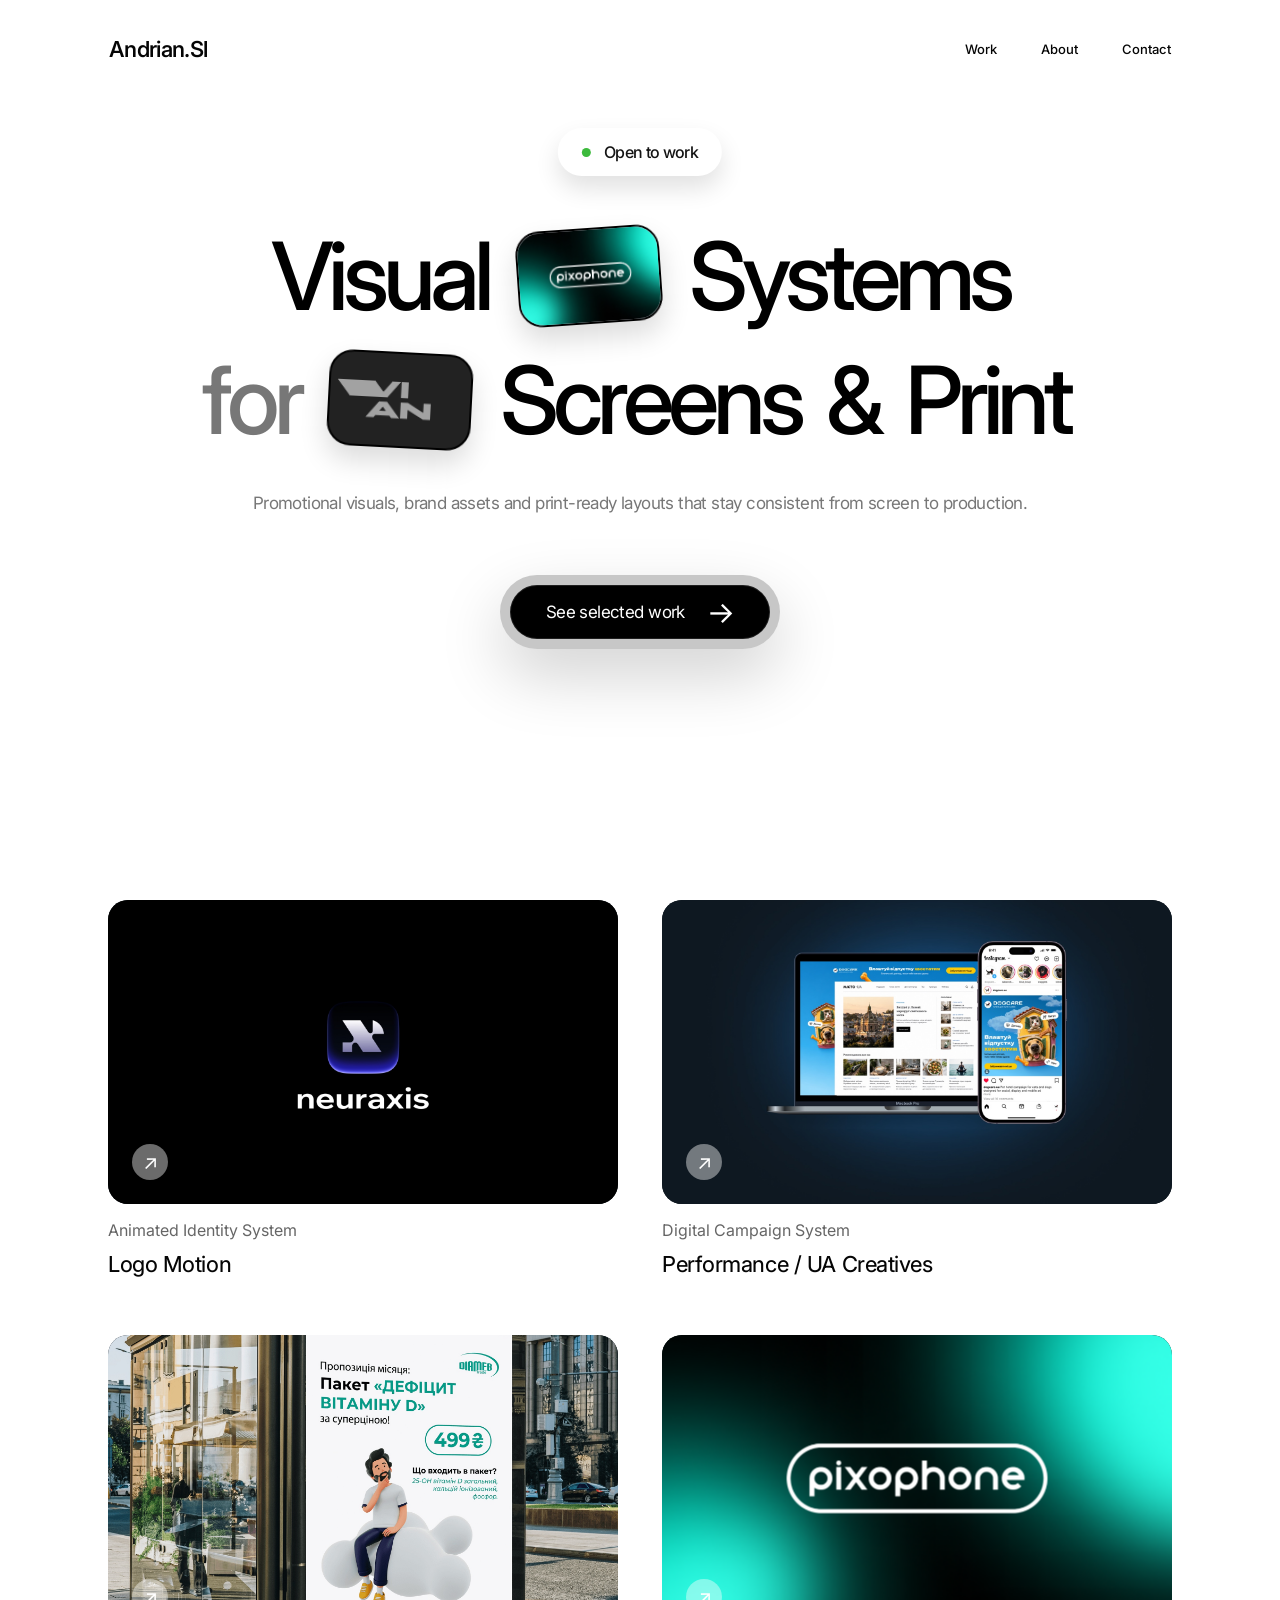
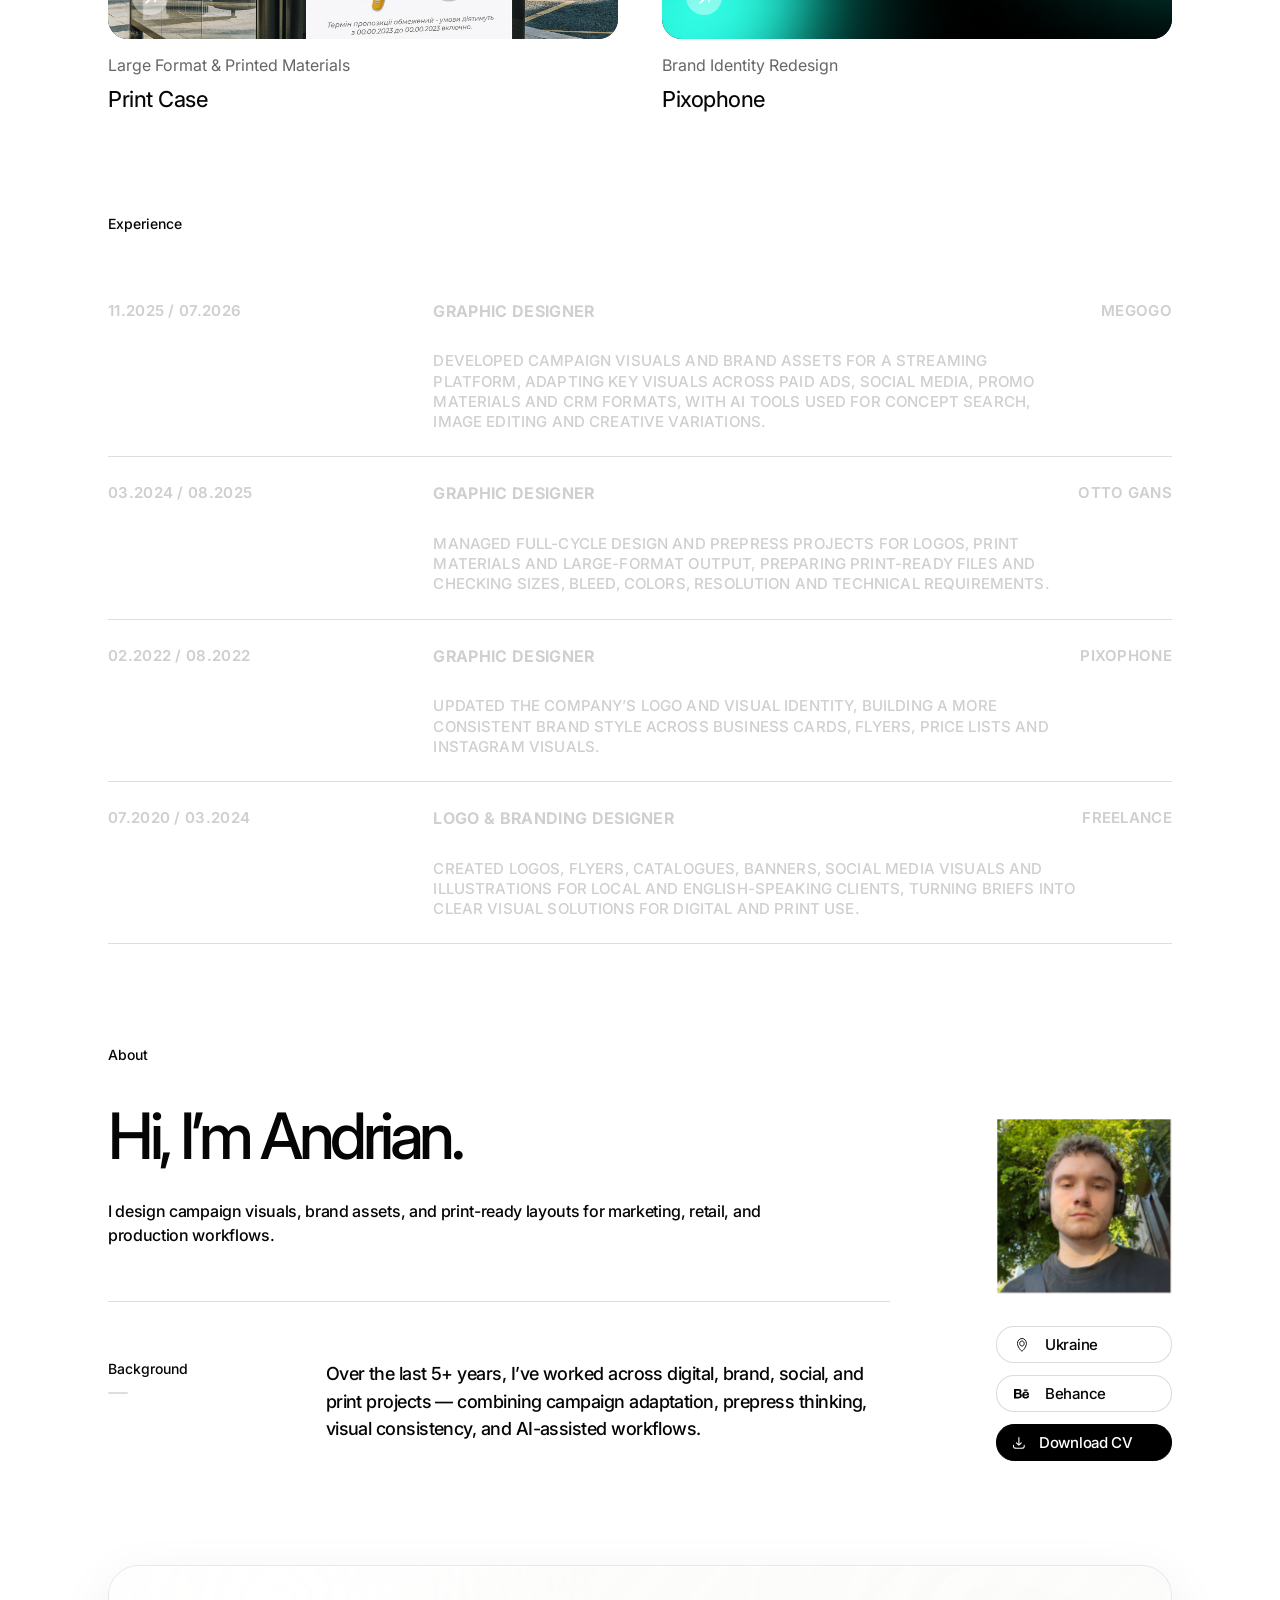
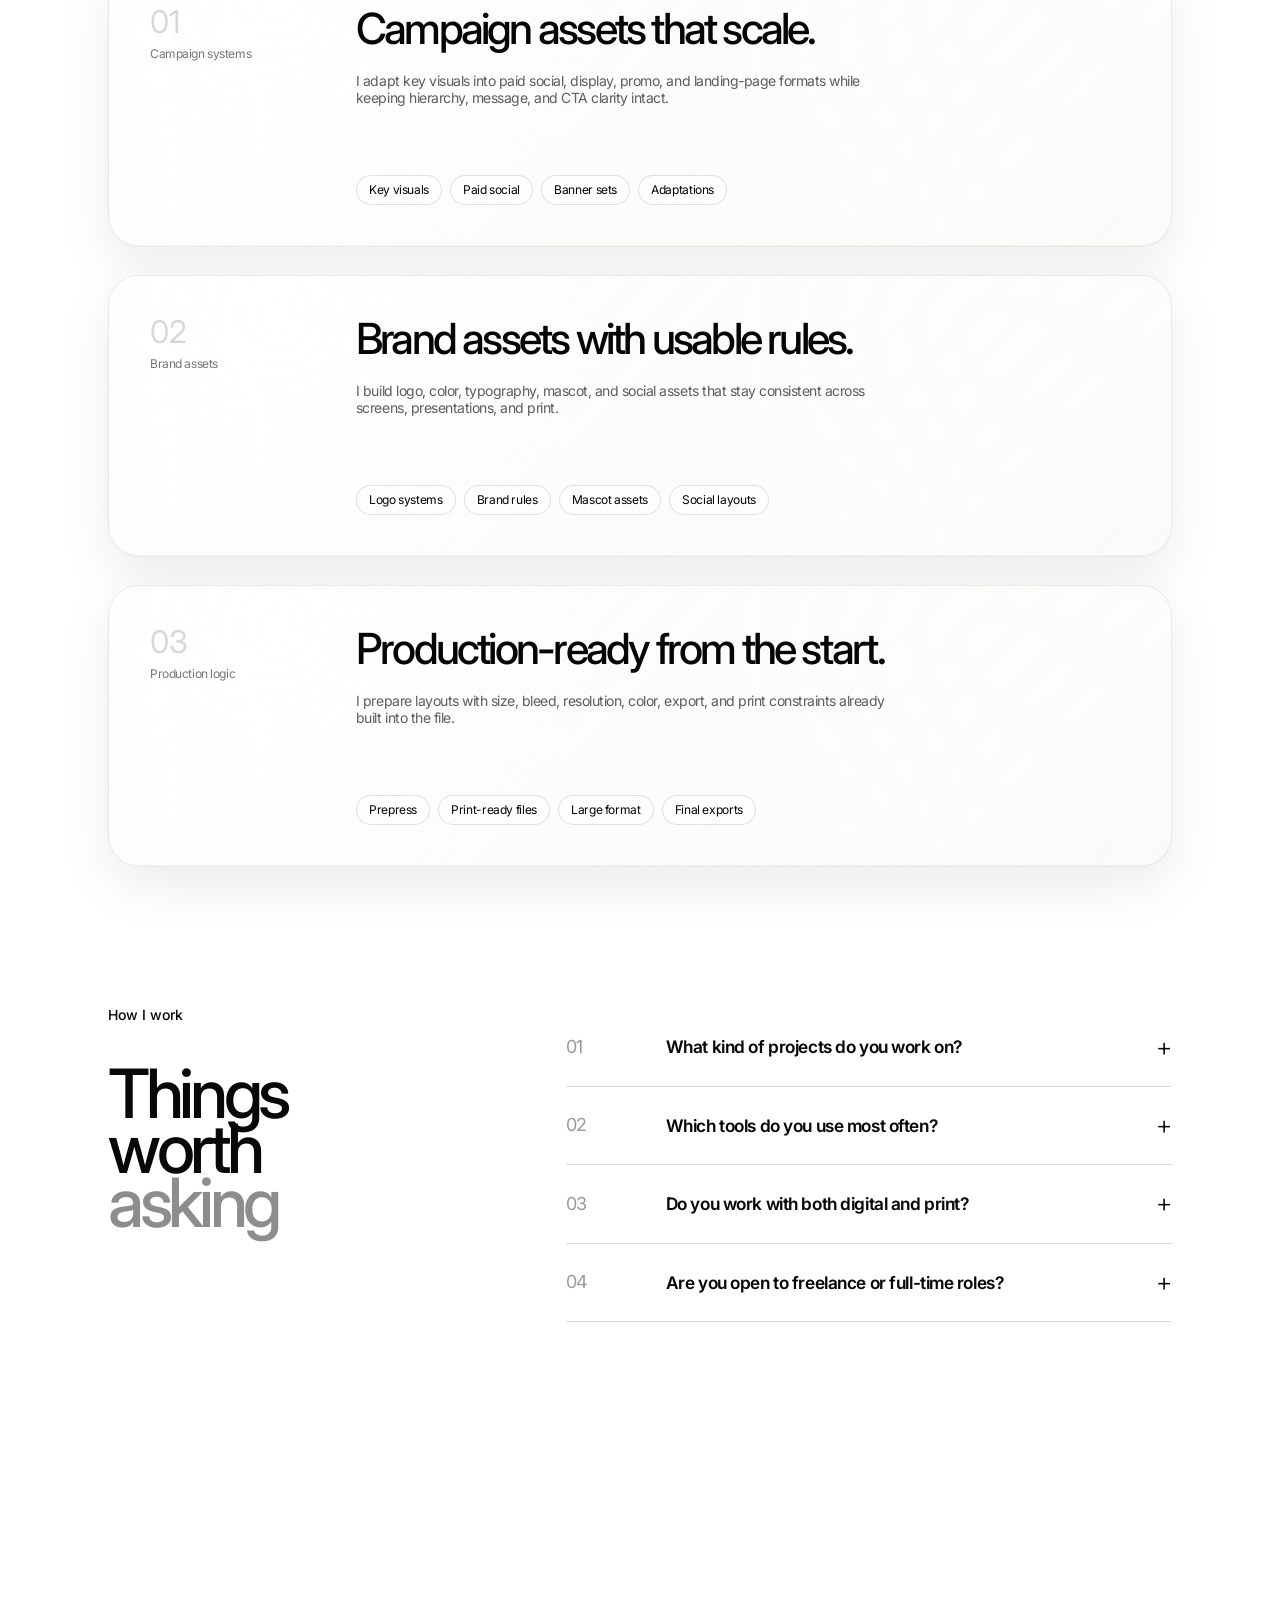
<file: index.html>
<!doctype html>
<html lang="en">
  <head>
    <meta charset="UTF-8" />
    <meta name="viewport" content="width=device-width, initial-scale=1.0" />
    <title>andrian sl - graphic designer</title>
    <meta name="description" content="Portfolio of Andrian Sl, a graphic designer creating visual systems for screens and print." />
    <meta property="og:title" content="Andrian Sl — Graphic Designer" />
    <meta property="og:description" content="Portfolio of Andrian Sl, a graphic designer creating visual systems for screens and print." />
    <meta property="og:type" content="website" />
    <meta property="og:image" content="./assets/pixophone/01.webp" />
    <link rel="preconnect" href="https://fonts.googleapis.com" />
    <link rel="preconnect" href="https://fonts.gstatic.com" crossorigin />
    <link href="https://fonts.googleapis.com/css2?family=Inter:wght@400;500;600;700;800&display=swap" rel="stylesheet" />
    <link rel="stylesheet" href="styles.css" />
  </head>
  <body>
    <header class="toolbar" data-toolbar>
      <a class="toolbar-logo" href="#home">Andrian.Sl</a>
      <nav class="toolbar-nav" aria-label="Main navigation">
        <a href="#works">Work</a>
        <a href="#about">About</a>
        <a href="#contact">Contact</a>
      </nav>
    </header>

    <main>
      <section class="hanzo-hero" id="home" aria-label="Portfolio hero">
        <div class="hanzo-booking">
          <span></span>
          Open to work
        </div>

        <h1 class="hanzo-title" data-hero-title aria-label="Visual Systems for Screens and Print">
          <span class="hanzo-row hanzo-row--top">
            <span class="hanzo-word" data-split-text>Visual</span>
            <span class="hanzo-media hanzo-media--cards">
              <span class="hanzo-vertical-track" aria-hidden="true">
                <img src="./assets/hero-work/pixophone.jpg" alt="" decoding="async" />
                <img src="./assets/hero-work/performance.jpg" alt="" decoding="async" />
                <img src="./assets/hero-work/print.jpg" alt="" decoding="async" />
                <img src="./assets/hero-work/logo-motion.jpg" alt="" decoding="async" />
                <img src="./assets/hero-work/pixophone.jpg" alt="" decoding="async" />
              </span>
            </span>
            <span class="hanzo-word" data-split-text>Systems</span>
          </span>
          <span class="hanzo-row hanzo-row--bottom">
            <span class="hanzo-word hanzo-word--muted" data-split-text>for</span>
            <span class="hanzo-media hanzo-media--mark">
              <span class="hanzo-horizontal-track hero-logo-strip" aria-hidden="true">
                <span class="hanzo-logo-slot hanzo-logo-slot--poray" data-logo="poray"><img class="hero-logo" src="./assets/hero-logo-exclude.svg" alt="" /></span>
                <span class="hanzo-logo-slot hanzo-logo-slot--vyan" data-logo="vyan"><img class="hero-logo" src="./assets/hero-logo-group-2.svg" alt="" /></span>
                <span class="hanzo-logo-slot hanzo-logo-slot--pixophone" data-logo="pixophone"><img class="hero-logo" src="./assets/hero-logo-group.svg" alt="" /></span>
                <span class="hanzo-logo-slot hanzo-logo-slot--mark" data-logo="mark"><img class="hero-logo" src="./assets/hero-logo-subtract.svg" alt="" /></span>
                <span class="hanzo-logo-slot hanzo-logo-slot--poray" data-logo="poray"><img class="hero-logo" src="./assets/hero-logo-exclude.svg" alt="" /></span>
                <span class="hanzo-logo-slot hanzo-logo-slot--vyan" data-logo="vyan"><img class="hero-logo" src="./assets/hero-logo-group-2.svg" alt="" /></span>
                <span class="hanzo-logo-slot hanzo-logo-slot--pixophone" data-logo="pixophone"><img class="hero-logo" src="./assets/hero-logo-group.svg" alt="" /></span>
                <span class="hanzo-logo-slot hanzo-logo-slot--mark" data-logo="mark"><img class="hero-logo" src="./assets/hero-logo-subtract.svg" alt="" /></span>
              </span>
            </span>
            <span class="hanzo-word" data-split-text>Screens &amp; Print</span>
          </span>
        </h1>

        <h1 class="hanzo-mobile-title" aria-label="Visual Systems for Screens and Print">
          <span class="hanzo-mobile-line">
            <span class="hanzo-word mobile-hero-word" data-split-text>Visual</span>
            <span class="hanzo-mobile-rect hanzo-mobile-rect--cards" aria-hidden="true">
              <span class="mobile-vertical-track">
                <img src="./assets/hero-work/pixophone.jpg" alt="" decoding="async" />
                <img src="./assets/hero-work/performance.jpg" alt="" decoding="async" />
                <img src="./assets/hero-work/print.jpg" alt="" decoding="async" />
                <img src="./assets/hero-work/logo-motion.jpg" alt="" decoding="async" />
                <img src="./assets/hero-work/pixophone.jpg" alt="" decoding="async" />
              </span>
            </span>
          </span>
          <span class="hanzo-mobile-line">
            <span class="hanzo-word mobile-hero-word" data-split-text>Systems</span>
          </span>
          <span class="hanzo-mobile-line hanzo-mobile-line--muted">
            <span class="hanzo-word mobile-hero-word" data-split-text>for Screens</span>
          </span>
          <span class="hanzo-mobile-line hanzo-mobile-line--print">
            <span class="hanzo-mobile-rect hanzo-mobile-rect--mark" aria-hidden="true">
              <span class="mobile-horizontal-track">
                <span class="mobile-logo-slot mobile-logo-slot--poray"><img class="hero-logo" src="./assets/hero-logo-exclude.svg" alt="" decoding="async" /></span>
                <span class="mobile-logo-slot mobile-logo-slot--vyan"><img class="hero-logo" src="./assets/hero-logo-group-2.svg" alt="" decoding="async" /></span>
                <span class="mobile-logo-slot mobile-logo-slot--pixophone"><img class="hero-logo" src="./assets/hero-logo-group.svg" alt="" decoding="async" /></span>
                <span class="mobile-logo-slot mobile-logo-slot--mark"><img class="hero-logo" src="./assets/hero-logo-subtract.svg" alt="" decoding="async" /></span>
                <span class="mobile-logo-slot mobile-logo-slot--poray"><img class="hero-logo" src="./assets/hero-logo-exclude.svg" alt="" decoding="async" /></span>
                <span class="mobile-logo-slot mobile-logo-slot--vyan"><img class="hero-logo" src="./assets/hero-logo-group-2.svg" alt="" decoding="async" /></span>
                <span class="mobile-logo-slot mobile-logo-slot--pixophone"><img class="hero-logo" src="./assets/hero-logo-group.svg" alt="" decoding="async" /></span>
                <span class="mobile-logo-slot mobile-logo-slot--mark"><img class="hero-logo" src="./assets/hero-logo-subtract.svg" alt="" decoding="async" /></span>
              </span>
            </span>
            <span class="hanzo-word mobile-hero-word" data-split-text>&amp; Print</span>
          </span>
        </h1>

        <p class="hanzo-copy">
          <span class="hanzo-copy-desktop">Promotional visuals, brand assets and print-ready layouts that stay consistent from screen to production.</span>
          <span class="hanzo-copy-mobile">Promotional visuals and print-ready layouts — from screen to production.</span>
        </p>

        <a class="hanzo-cta" href="#works">
          See selected work
          <span>→</span>
        </a>
      </section>

      <section class="works page-shell" id="works" aria-label="Selected works">
        <div class="project-grid">
          <article class="project reveal">
            <a class="project-media project-media--cover" href="logo-motion.html" aria-label="Open Logo Motion project">
              <span class="project-arrow">↗</span>
              <img
                class="project-cover project-cover--logo-motion"
                src="./assets/logo-motion/cover.jpg"
                alt="Logo Motion cover"
                loading="lazy"
                decoding="async"
              />
            </a>
            <p class="project-client">Animated Identity System</p>
            <h2>Logo Motion</h2>
          </article>

          <article class="project reveal">
            <a class="project-media project-media--cover" href="performance.html" aria-label="Open Performance / UA Creatives project">
              <span class="project-arrow">↗</span>
              <img
                class="project-cover project-cover--performance"
                src="./assets/performance/cover.jpg"
                alt="Performance ad system cover"
                loading="lazy"
                decoding="async"
              />
            </a>
            <p class="project-client">Digital Campaign System</p>
            <h2>Performance / UA Creatives</h2>
          </article>

          <article class="project reveal">
            <a class="project-media project-media--cover" href="print-case.html" aria-label="Open Print Case project">
              <span class="project-arrow">↗</span>
              <img
                class="project-cover project-cover--print"
                src="./assets/print/cover.jpg"
                alt="Print case cover"
                loading="lazy"
                decoding="async"
              />
            </a>
            <p class="project-client">Large Format &amp; Printed Materials</p>
            <h2>Print Case</h2>
          </article>

          <article class="project reveal">
            <a class="project-media project-media--pixophone" href="pixophone.html" aria-label="Open Pixophone project">
              <span class="project-arrow">↗</span>
              <img
                class="pixophone-cover pixophone-cover--base"
                src="./assets/pixophone/cover-clean.png"
                alt="Pixophone logo cover"
                loading="lazy"
                decoding="async"
              />
            </a>
            <p class="project-client">Brand Identity Redesign</p>
            <h2>Pixophone</h2>
          </article>
        </div>
      </section>

      <section class="experience page-shell reveal" id="experience">
        <p class="section-label">Experience</p>
        <div class="experience-list">
          <article class="experience-item" data-experience-item>
            <p class="experience-period">11.2025 / 07.2026</p>
            <h2>Graphic Designer</h2>
            <p class="experience-company">MEGOGO</p>
            <p class="experience-description">
              <span class="experience-description-desktop">Developed campaign visuals and brand assets for a streaming platform, adapting key visuals across paid ads, social media, promo materials and CRM formats, with AI tools used for concept search, image editing and creative variations.</span>
              <span class="experience-description-mobile">Developed campaign visuals for a streaming platform across paid, social, promo and CRM formats.</span>
            </p>
          </article>

          <article class="experience-item" data-experience-item>
            <p class="experience-period">03.2024 / 08.2025</p>
            <h2>Graphic Designer</h2>
            <p class="experience-company">Otto Gans</p>
            <p class="experience-description">
              <span class="experience-description-desktop">Managed full-cycle design and prepress projects for logos, print materials and large-format output, preparing print-ready files and checking sizes, bleed, colors, resolution and technical requirements.</span>
              <span class="experience-description-mobile">Managed design and prepress for print and large-format output, from brief to print-ready files.</span>
            </p>
          </article>

          <article class="experience-item" data-experience-item>
            <p class="experience-period">02.2022 / 08.2022</p>
            <h2>Graphic Designer</h2>
            <p class="experience-company">Pixophone</p>
            <p class="experience-description">
              <span class="experience-description-desktop">Updated the company’s logo and visual identity, building a more consistent brand style across business cards, flyers, price lists and Instagram visuals.</span>
              <span class="experience-description-mobile">Updated the logo and visual identity across print materials, price lists and Instagram visuals.</span>
            </p>
          </article>

          <article class="experience-item" data-experience-item>
            <p class="experience-period">07.2020 / 03.2024</p>
            <h2>Logo & Branding Designer</h2>
            <p class="experience-company">Freelance</p>
            <p class="experience-description">
              <span class="experience-description-desktop">Created logos, flyers, catalogues, banners, social media visuals and illustrations for local and English-speaking clients, turning briefs into clear visual solutions for digital and print use.</span>
              <span class="experience-description-mobile">Created logos, catalogues, social visuals and print-ready layouts for local and English-speaking clients.</span>
            </p>
          </article>
        </div>
      </section>

      <section class="about-section about-reveal" id="about" aria-labelledby="about-title">
        <div class="about-reference">
          <div class="about-reference__main" data-about-reveal>
            <p class="section-label about-reference__eyebrow">About</p>
            <h2 class="about-title proximity-title" id="about-title" data-proximity-text>Hi, I’m Andrian.</h2>
            <p class="about-reference__lead">
              <span class="about-reference__lead-desktop">I design campaign visuals, brand assets, and print-ready layouts for marketing, retail, and production workflows.</span>
              <span class="about-reference__lead-mobile">I design campaign visuals, brand assets, and print-ready layouts for marketing, retail, and production workflows, combining campaign adaptation, prepress thinking, visual consistency, and AI-assisted workflows.</span>
            </p>

            <div class="about-reference__main-divider" aria-hidden="true"></div>

            <div class="about-reference__background">
              <div class="about-reference__background-label">
                <span>Background</span>
                <span class="about-reference__background-line" aria-hidden="true"></span>
              </div>
              <div class="about-reference__background-copy">
                <p>Over the last 5+ years, I’ve worked across digital, brand, social, and print projects — combining campaign adaptation, prepress thinking, visual consistency, and AI-assisted workflows.</p>
              </div>
            </div>
          </div>

          <aside class="about-reference__aside" aria-label="Profile details" data-about-reveal>
            <figure class="about-photo" aria-label="Portrait of Andrian Sl">
              <img src="./assets/about/about-photo-user.jpg" alt="Portrait of Andrian Sl" loading="lazy" decoding="async" />
            </figure>

            <div class="about-reference__links" aria-label="About links and status">
              <ul class="about-reference__links-list">
                <li class="about-reference__link-row about-reference__link-row--location">
                  <span class="about-reference__icon-slot" aria-hidden="true">
                    <img class="about-reference__asset-icon about-reference__asset-icon--location" src="./assets/about/Icon6.svg" alt="" />
                  </span>
                  <span>Ukraine</span>
                </li>
                <li class="about-reference__link-row about-reference__link-row--behance">
                  <span class="about-reference__icon-slot" aria-hidden="true">
                    <img class="about-reference__asset-icon about-reference__asset-icon--behance" src="./assets/about/Vector.svg" alt="" />
                  </span>
                  <a href="https://www.behance.net/andriansl" target="_blank" rel="noreferrer">Behance</a>
                </li>
              </ul>

              <a class="about-reference__cv-button" href="./assets/andrian-slabyi-cv-english-aligned.pdf" target="_blank" rel="noreferrer">
                <img class="about-reference__asset-icon about-reference__asset-icon--download" src="./assets/about/Icon7.svg" alt="" />
                <span>Download CV</span>
              </a>
            </div>
          </aside>
        </div>
      </section>


      <section class="design-stack reveal" id="design-stack" aria-label="Design systems stack" data-design-stack>
<div class="design-stack__cards" aria-label="Connected design areas">
          <article class="design-stack-card design-stack-card--campaign">
            <div class="design-stack-card__meta">
              <span>01</span>
              <span>Campaign systems</span>
            </div>
            <div class="design-stack-card__content">
              <h3>Campaign assets that scale.</h3>
              <p>I adapt key visuals into paid social, display, promo, and landing-page formats while keeping hierarchy, message, and CTA clarity intact.</p>
            </div>
            <ul class="design-stack-card__tags" aria-label="Campaign formats">
              <li>Key visuals</li>
              <li>Paid social</li>
              <li>Banner sets</li>
              <li>Adaptations</li>
            </ul>
          </article>

          <article class="design-stack-card design-stack-card--brand">
            <div class="design-stack-card__meta">
              <span>02</span>
              <span>Brand assets</span>
            </div>
            <div class="design-stack-card__content">
              <h3>Brand assets with usable rules.</h3>
              <p>I build logo, color, typography, mascot, and social assets that stay consistent across screens, presentations, and print.</p>
            </div>
            <ul class="design-stack-card__tags" aria-label="Brand asset types">
              <li>Logo systems</li>
              <li>Brand rules</li>
              <li>Mascot assets</li>
              <li>Social layouts</li>
            </ul>
          </article>

          <article class="design-stack-card design-stack-card--production">
            <div class="design-stack-card__meta">
              <span>03</span>
              <span>Production logic</span>
            </div>
            <div class="design-stack-card__content">
              <h3>Production-ready from the start.</h3>
              <p>I prepare layouts with size, bleed, resolution, color, export, and print constraints already built into the file.</p>
            </div>
            <ul class="design-stack-card__tags" aria-label="Production requirements">
              <li>Prepress</li>
              <li>Print-ready files</li>
              <li>Large format</li>
              <li>Final exports</li>
            </ul>
          </article>
        </div>
      </section>

      <section class="how-i-work reveal" id="how-i-work" aria-label="How I work">
        <div class="how-i-work__inner">
          <div class="how-i-work__intro">
            <p class="section-label how-i-work__label">How I work</p>
            <h2 class="how-i-work__title proximity-title" data-proximity-text>
              <span>Things</span>
              <span>worth</span>
              <span class="is-muted">asking</span>
            </h2>
          </div>

          <div class="how-i-work__accordion">
            <article class="how-i-work__item" data-work-item>
              <button class="how-i-work__trigger" type="button" aria-expanded="false">
                <span class="how-i-work__number">01</span>
                <span class="how-i-work__question">What kind of projects do you work on?</span>
                <span class="how-i-work__icon">+</span>
              </button>
              <div class="how-i-work__panel">
                <p>I focus on campaign design, brand assets, layouts, presentations and production-ready materials that stay consistent across formats.</p>
              </div>
            </article>

            <article class="how-i-work__item" data-work-item>
              <button class="how-i-work__trigger" type="button" aria-expanded="false">
                <span class="how-i-work__number">02</span>
                <span class="how-i-work__question">Which tools do you use most often?</span>
                <span class="how-i-work__icon">+</span>
              </button>
              <div class="how-i-work__panel">
                <p>My core tools are Illustrator, Photoshop, InDesign and Figma, with After Effects as a growing part of my workflow.</p>
              </div>
            </article>

            <article class="how-i-work__item" data-work-item>
              <button class="how-i-work__trigger" type="button" aria-expanded="false">
                <span class="how-i-work__number">03</span>
                <span class="how-i-work__question">Do you work with both digital and print?</span>
                <span class="how-i-work__icon">+</span>
              </button>
              <div class="how-i-work__panel">
                <p>Yes. I work across screens and print, creating assets that stay consistent while fitting the needs of each format.</p>
              </div>
            </article>

            <article class="how-i-work__item" data-work-item>
              <button class="how-i-work__trigger" type="button" aria-expanded="false">
                <span class="how-i-work__number">04</span>
                <span class="how-i-work__question">Are you open to freelance or full-time roles?</span>
                <span class="how-i-work__icon">+</span>
              </button>
              <div class="how-i-work__panel">
                <p>Yes — I’m open to freelance projects and full-time roles where design quality and clear communication matter.</p>
              </div>
            </article>
          </div>
        </div>
      </section>

      <footer class="contact" id="contact">
        <div class="footer-shell reveal">
          <div class="contact-copy">
            <p class="section-label">Contact</p>
            <h2 class="contact-title proximity-title" data-proximity-text><span class="contact-title__line">Let’s talk</span><span class="contact-title__line">about the</span><span class="contact-title__line contact-title__line--final">next project</span></h2>
            <a class="footer-button" href="mailto:sic-itur-ad-astra@ukr.net">Let’s talk ↗</a>
          </div>


          <nav class="footer-nav footer-nav--social" aria-label="Social links">
            <a href="mailto:sic-itur-ad-astra@ukr.net">Email ↗</a>
            <a href="https://www.behance.net/andriansl" target="_blank" rel="noreferrer">Behance ↗</a>
            <a href="./assets/andrian-slabyi-cv-english-aligned.pdf" target="_blank" rel="noreferrer">Download CV ↗</a>
          </nav>

          <p class="footer-note">© 2026 Andrian Sl — Visual Systems for Screens &amp; Print</p>
        </div>
      </footer>
    </main>

    <script src="script.js" defer></script>
  </body>
</html>
</file>
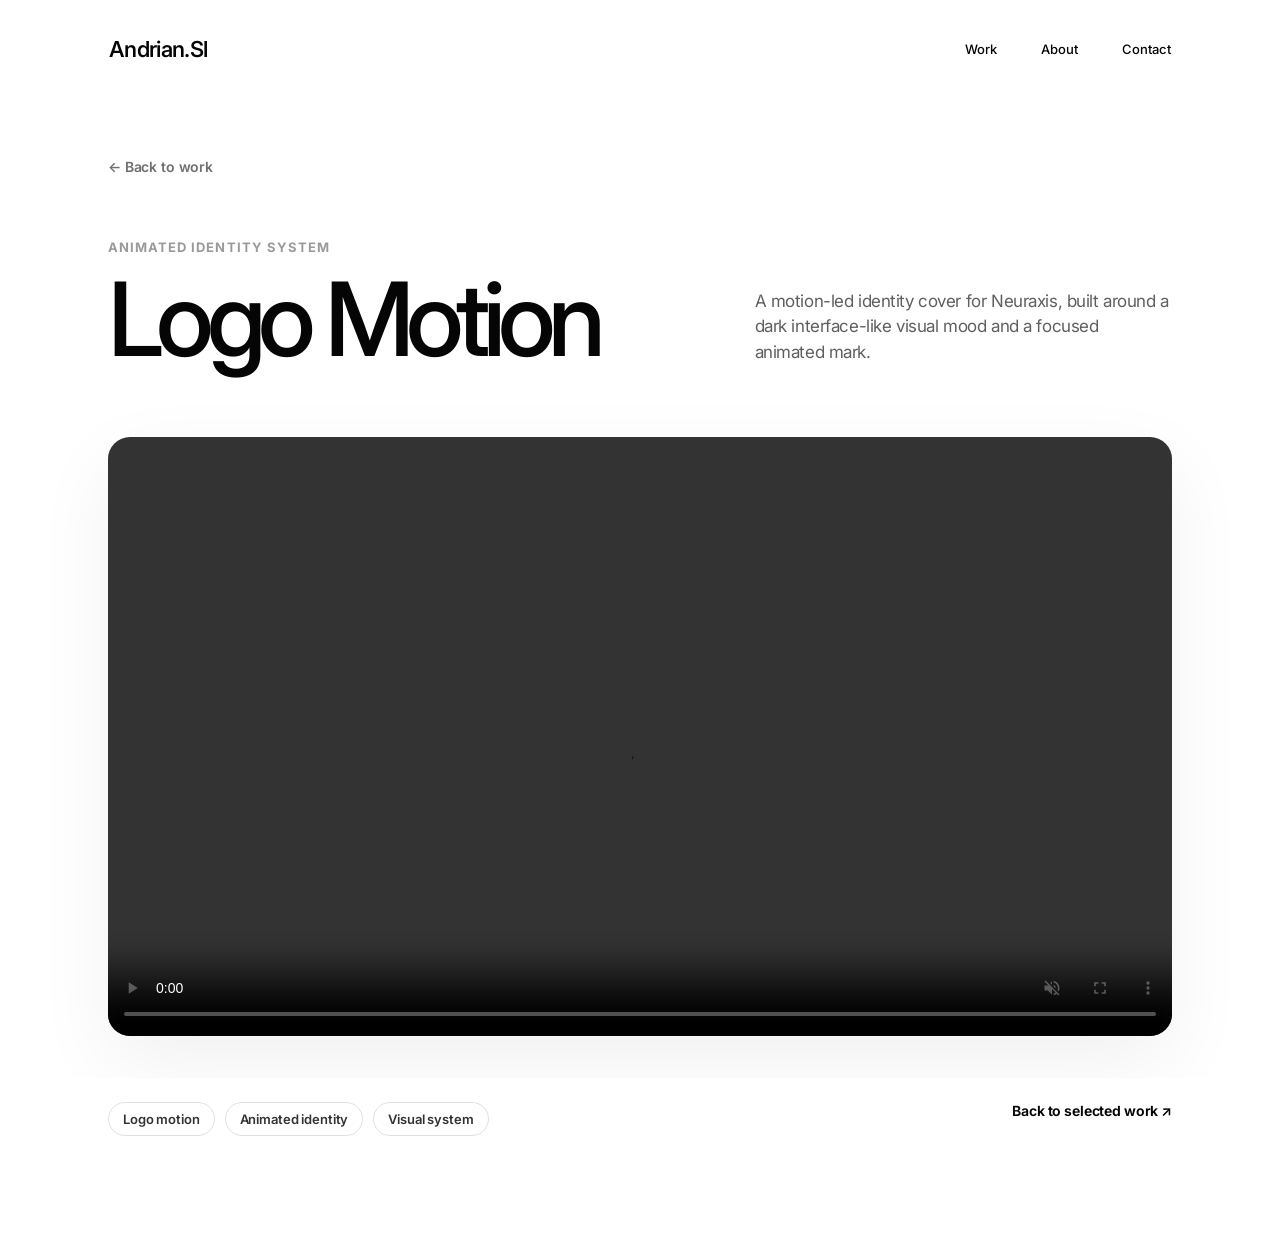
<file: logo-motion.html>
<!doctype html>
<html lang="en">
  <head>
    <meta charset="UTF-8" />
    <meta name="viewport" content="width=device-width, initial-scale=1.0" />
    <title>Logo Motion — Andrian Sl</title>
    <meta name="description" content="Logo Motion case study by Andrian Sl, currently showing the Neuraxis animated identity cover." />
    <meta property="og:title" content="Logo Motion — Andrian Sl" />
    <meta property="og:description" content="Animated identity system cover for Neuraxis." />
    <meta property="og:type" content="article" />
    <meta property="og:image" content="./assets/logo-motion/cover.jpg" />
    <link rel="preconnect" href="https://fonts.googleapis.com" />
    <link rel="preconnect" href="https://fonts.gstatic.com" crossorigin />
    <link href="https://fonts.googleapis.com/css2?family=Inter:wght@400;500;600;700;800&display=swap" rel="stylesheet" />
    <link rel="stylesheet" href="styles.css" />
  </head>
  <body class="project-page">
    <header class="toolbar" data-toolbar>
      <a class="toolbar-logo" href="index.html#home">Andrian.Sl</a>
      <nav class="toolbar-nav" aria-label="Main navigation">
        <a href="index.html#works">Work</a>
        <a href="index.html#about">About</a>
        <a href="index.html#contact">Contact</a>
      </nav>
    </header>

    <main>
      <section class="case-hero page-shell" aria-label="Logo Motion case intro">
        <a class="case-back" href="index.html#works">← Back to work</a>
        <p class="case-kicker">Animated identity system</p>
        <div class="case-hero__grid">
          <h1>Logo Motion</h1>
          <p>
            A motion-led identity cover for Neuraxis, built around a dark interface-like visual mood and a focused animated mark.
          </p>
        </div>
      </section>

      <section class="case-gallery case-gallery--single" aria-label="Logo Motion gallery">
        <div class="case-video" aria-label="Neuraxis logo animation">
          <video src="./assets/logo-motion/logo-animation.mp4" autoplay muted loop playsinline controls></video>
        </div>
      </section>

      <section class="case-bottom page-shell" aria-label="Logo Motion project tags">
        <div class="case-tags">
          <span>Logo motion</span>
          <span>Animated identity</span>
          <span>Visual system</span>
        </div>
        <a class="case-next" href="index.html#works">Back to selected work ↗</a>
      </section>
    </main>

    <script src="script.js" defer></script>
  </body>
</html>
</file>
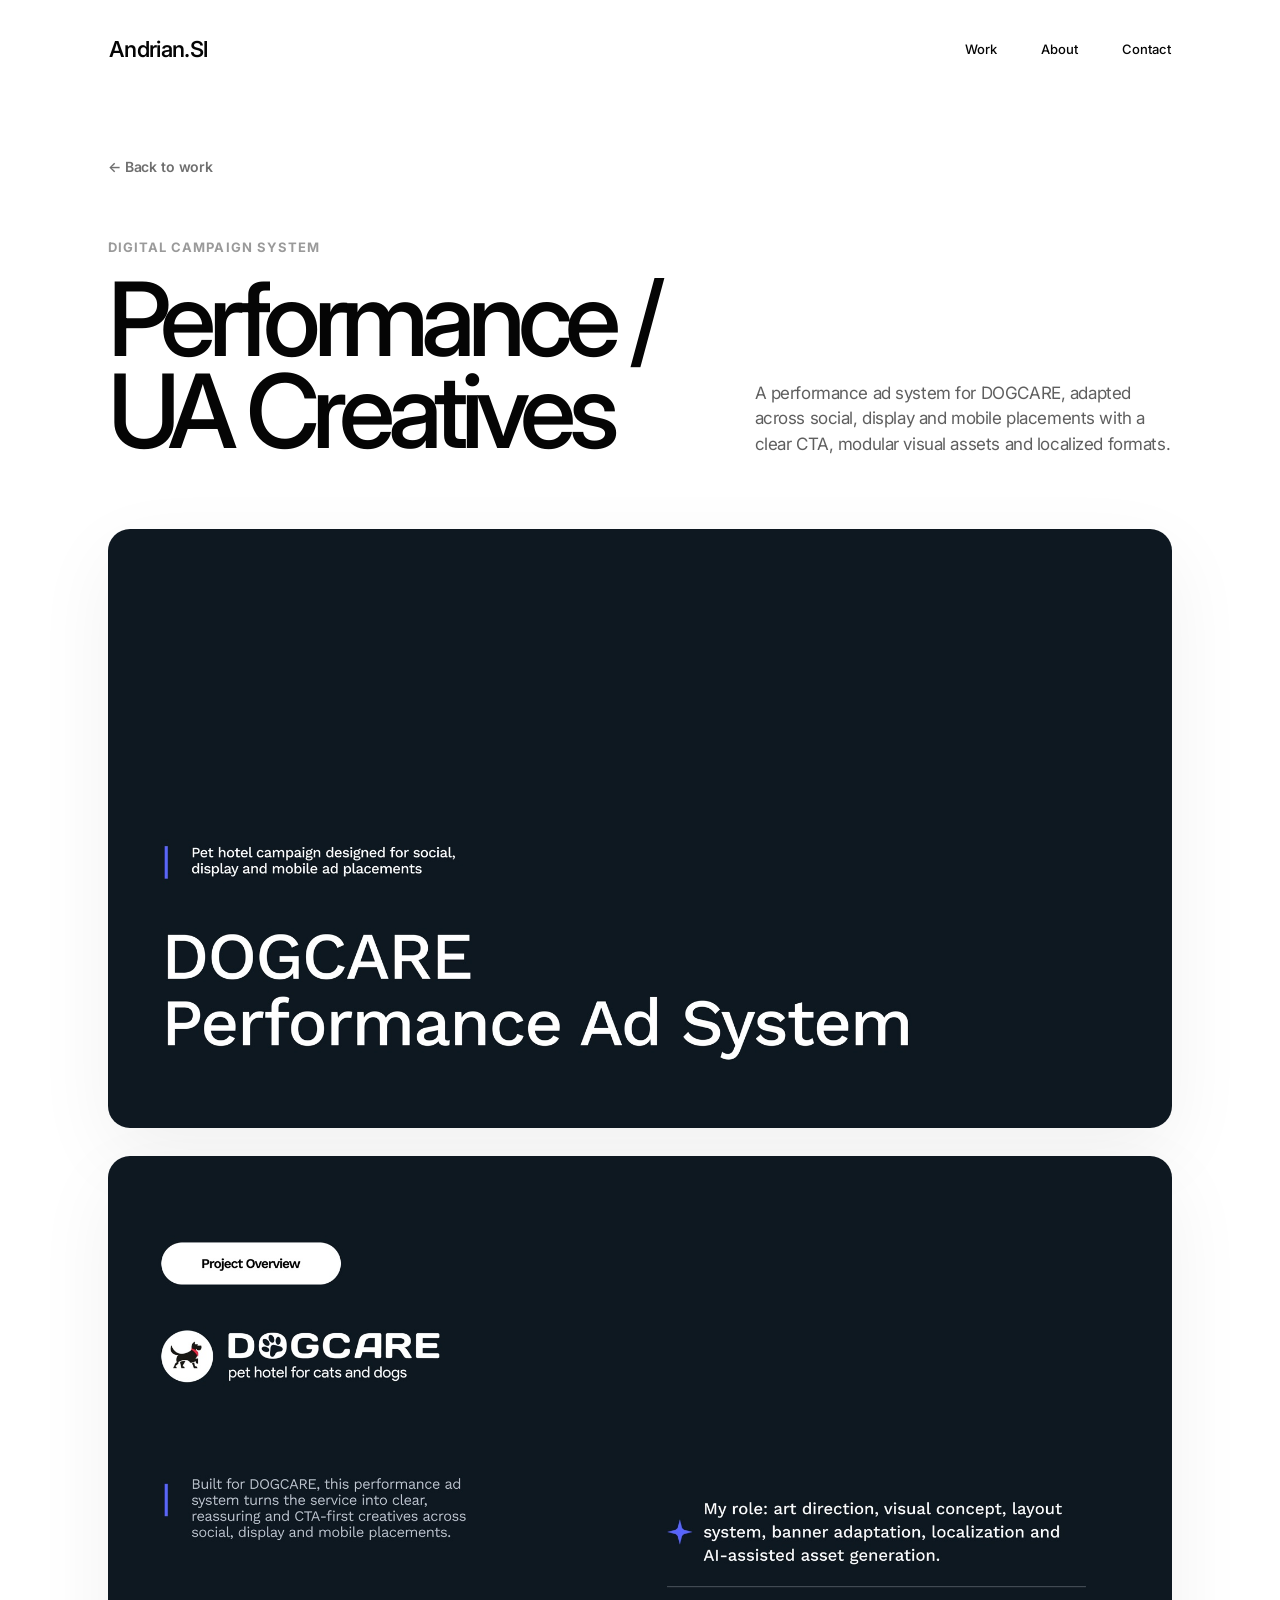
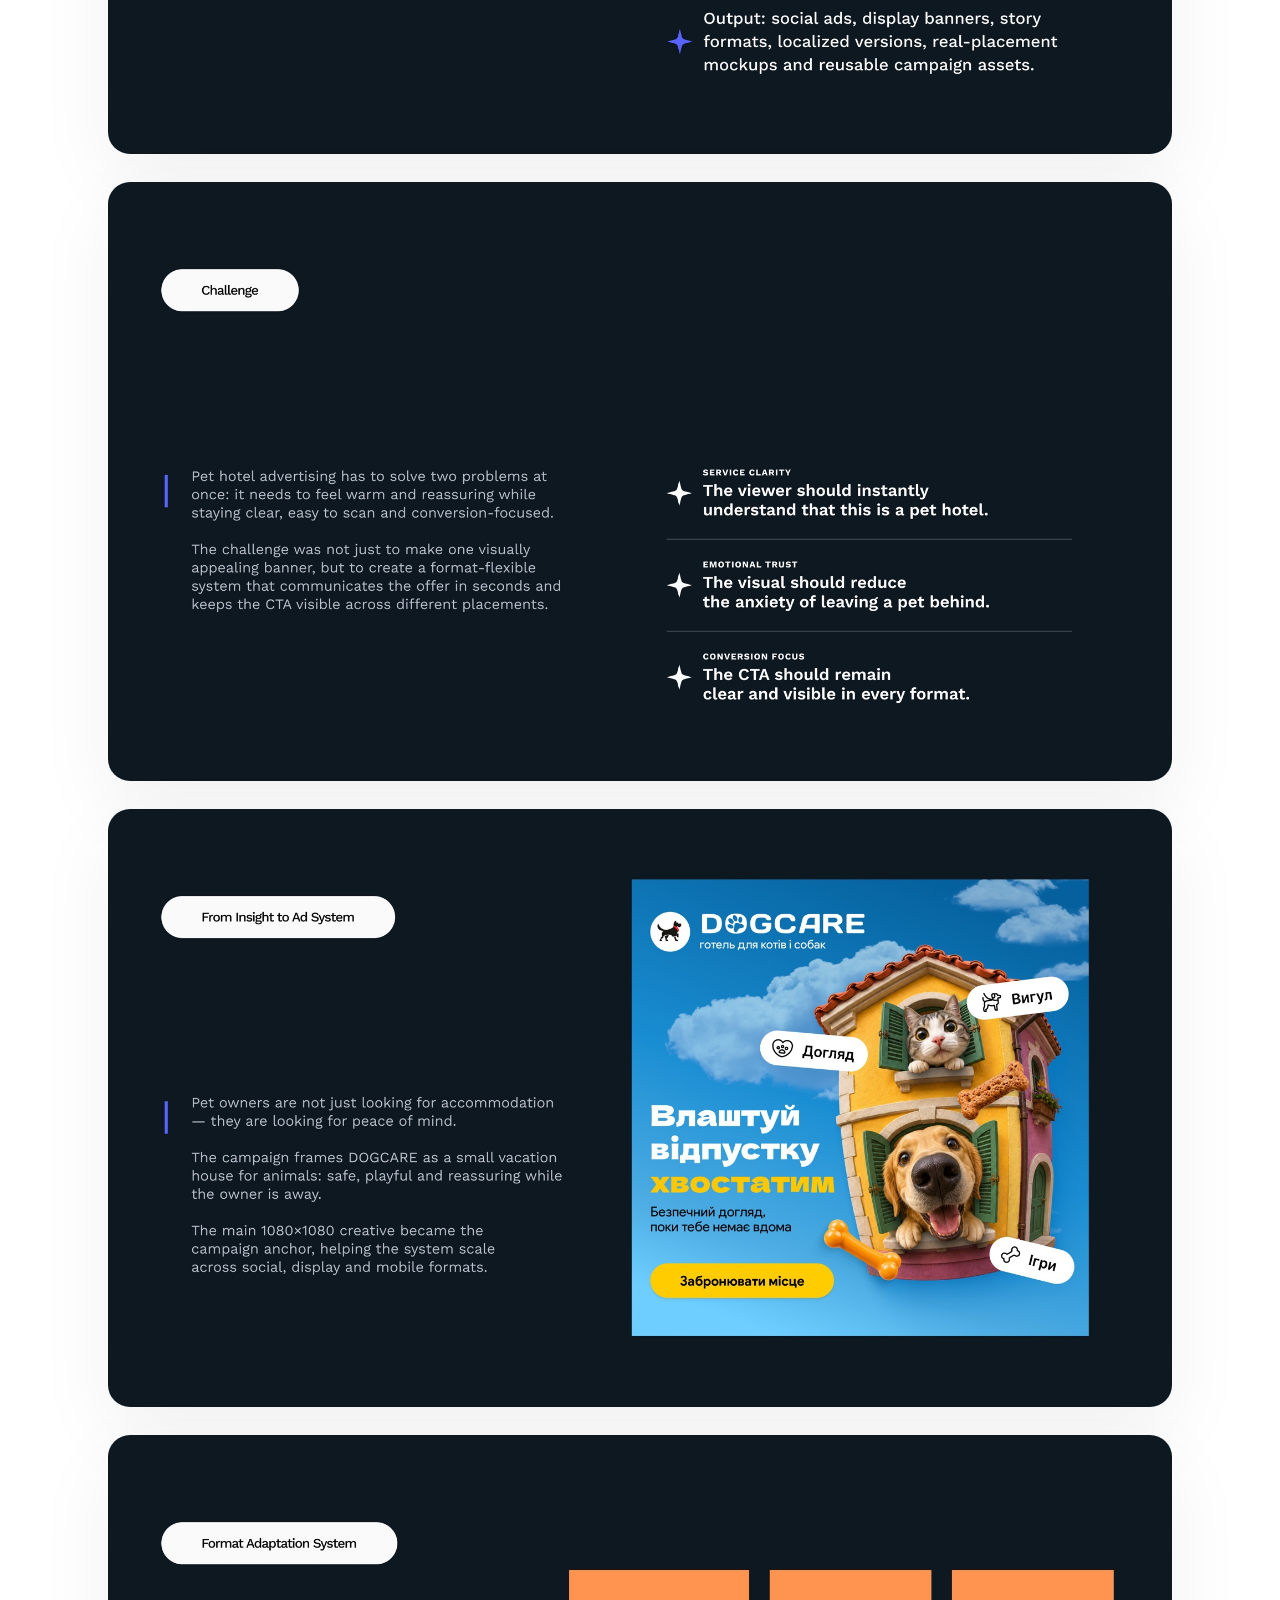
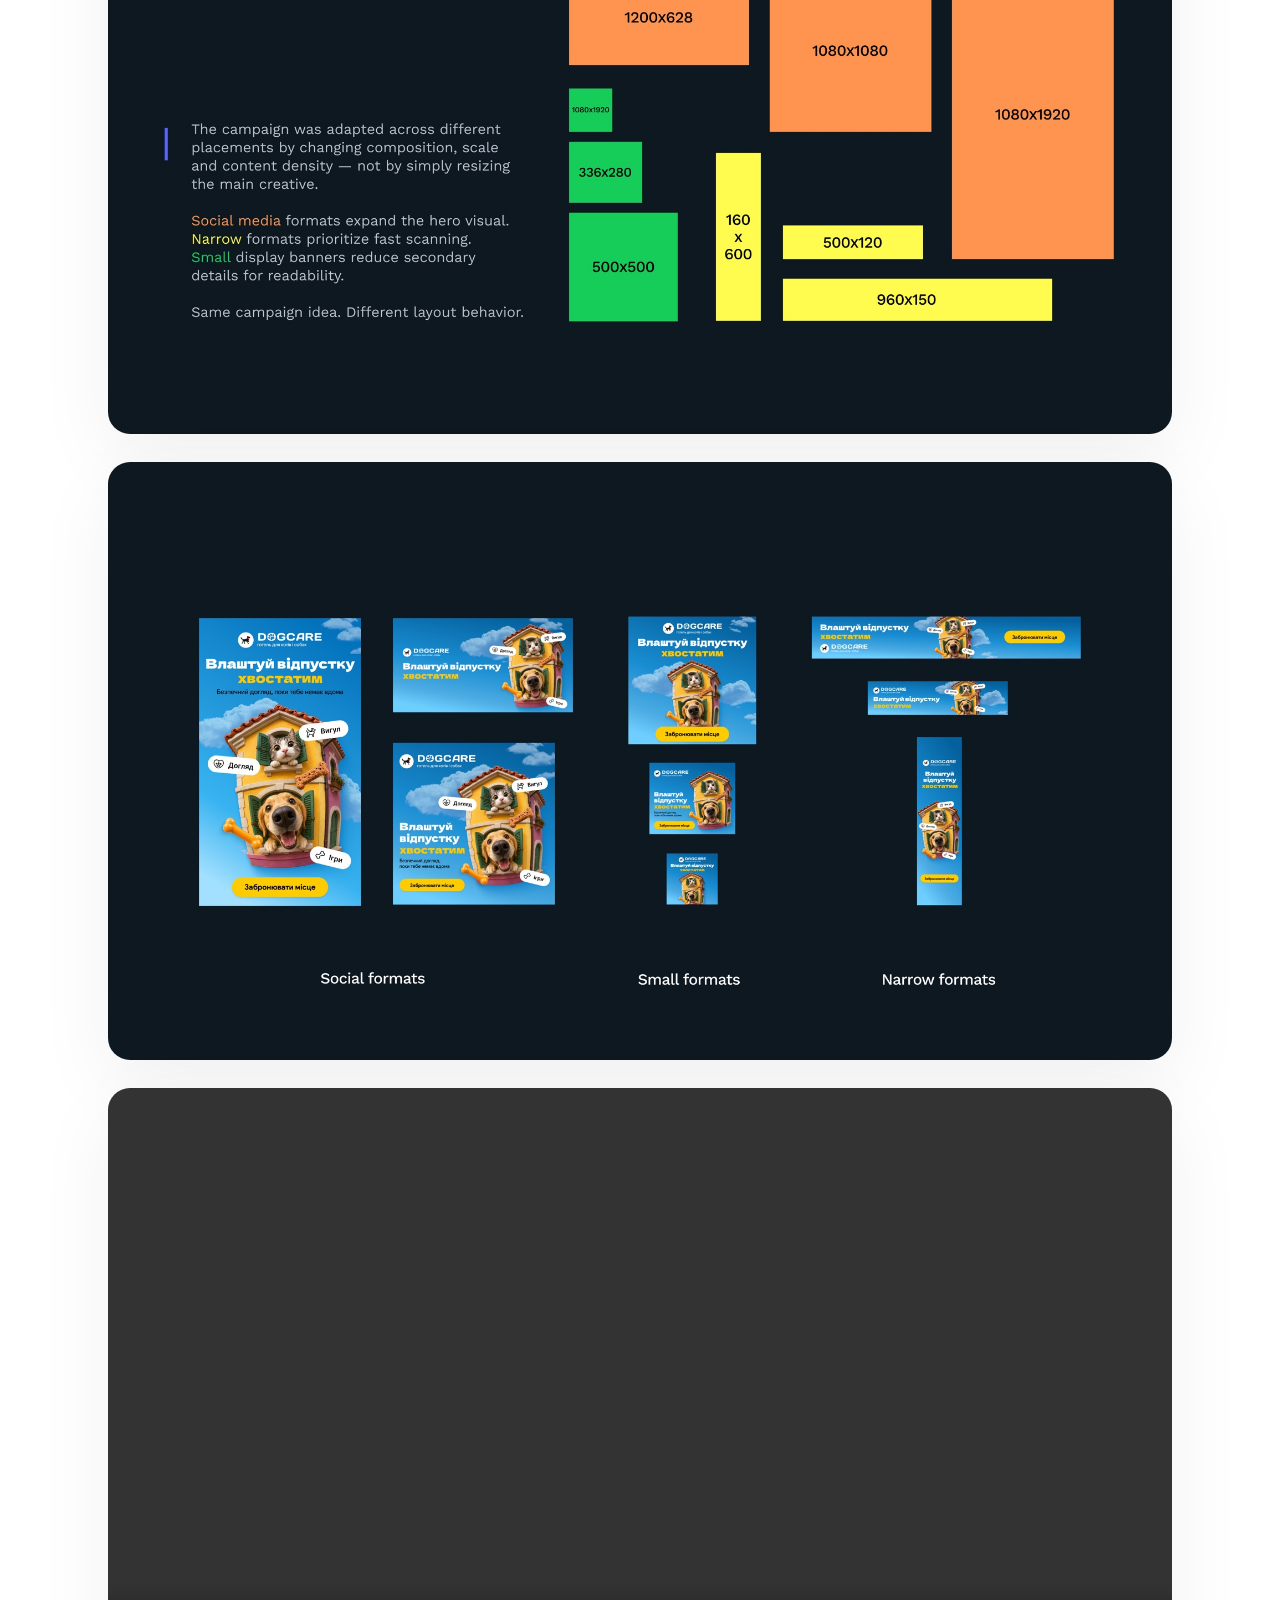
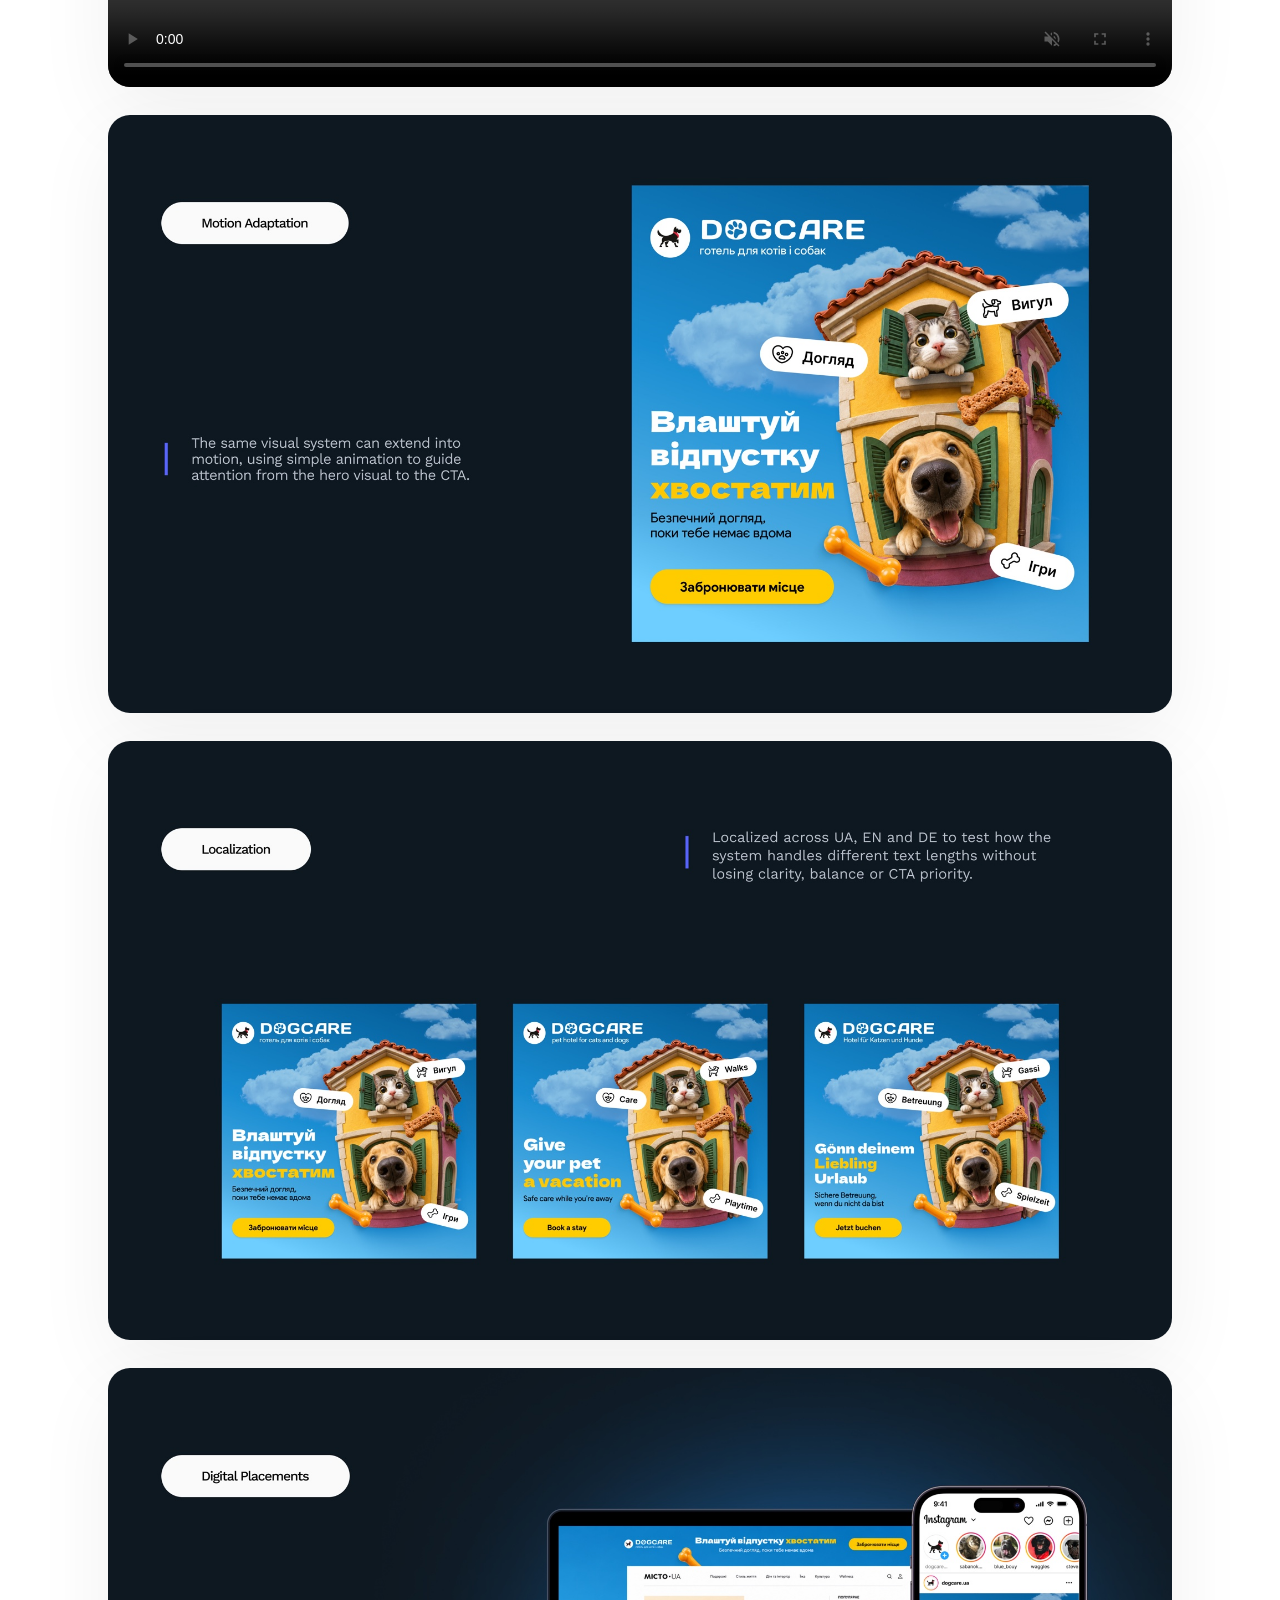
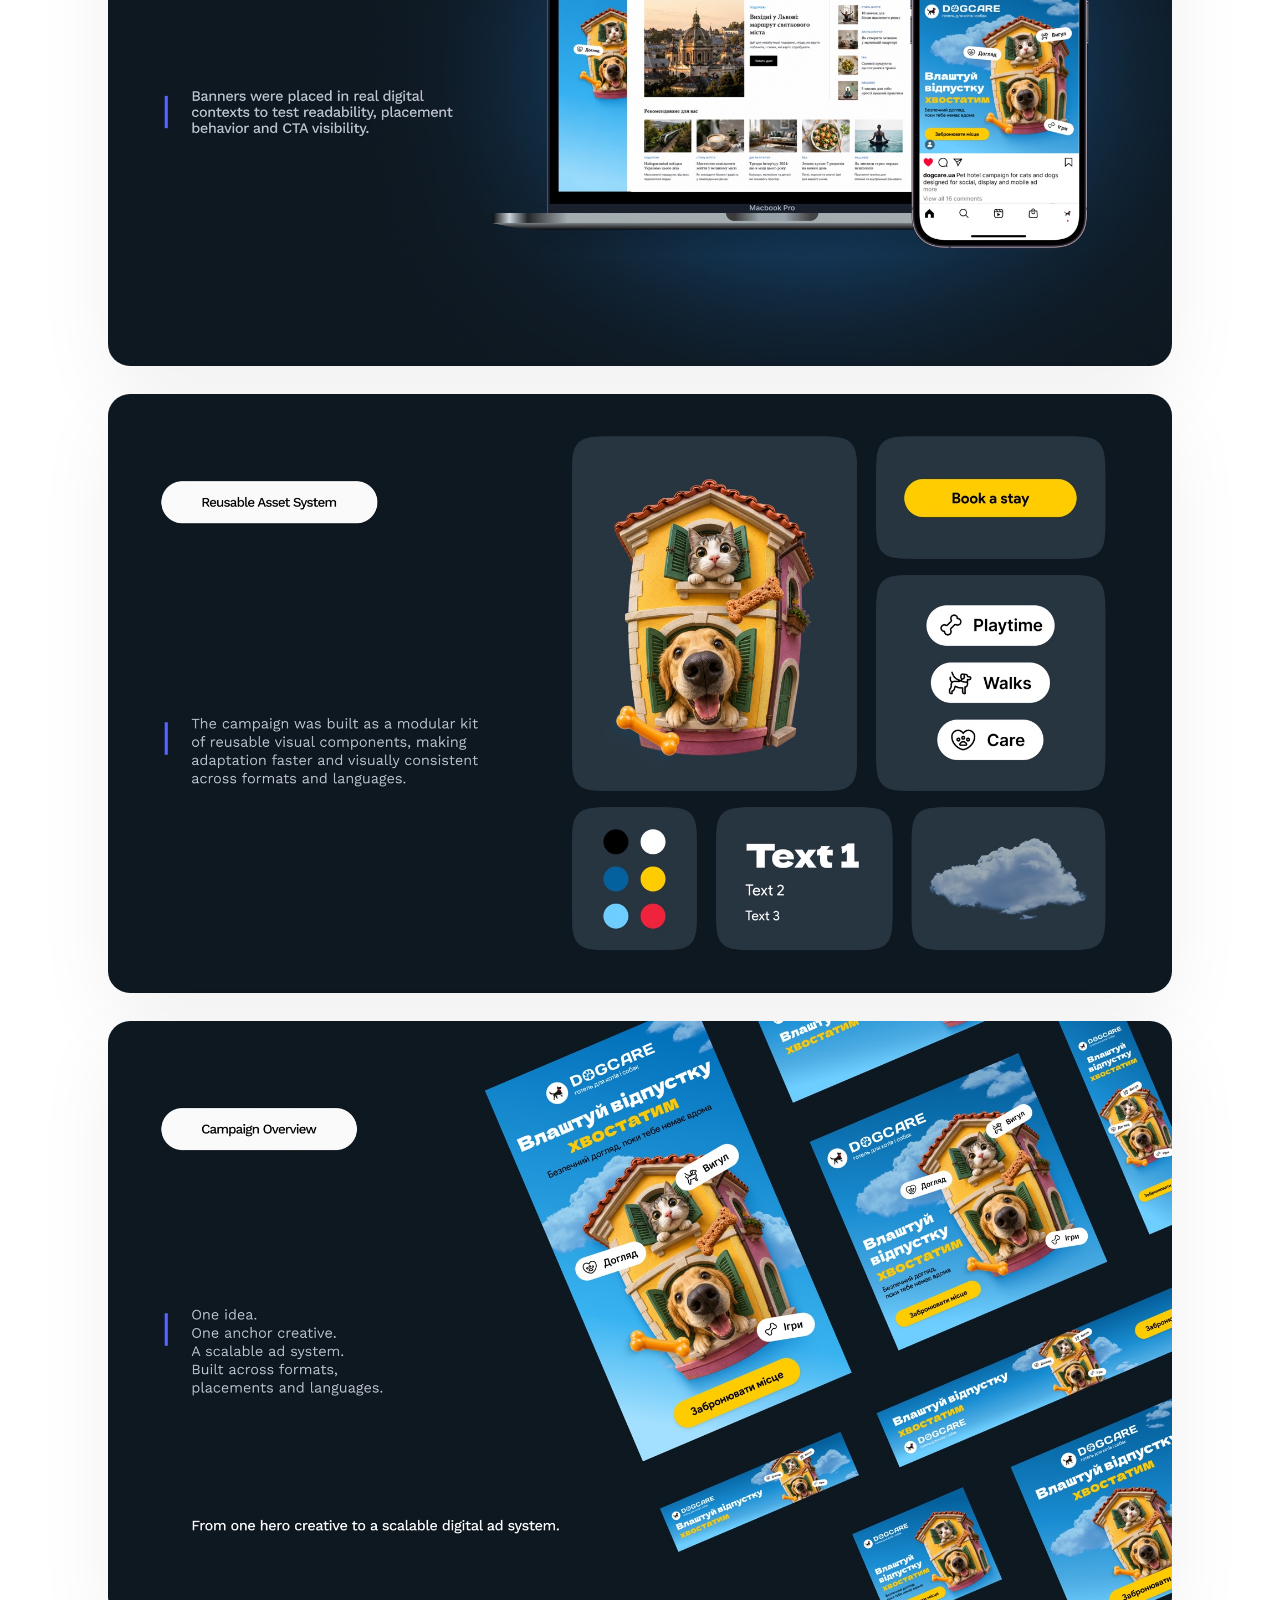
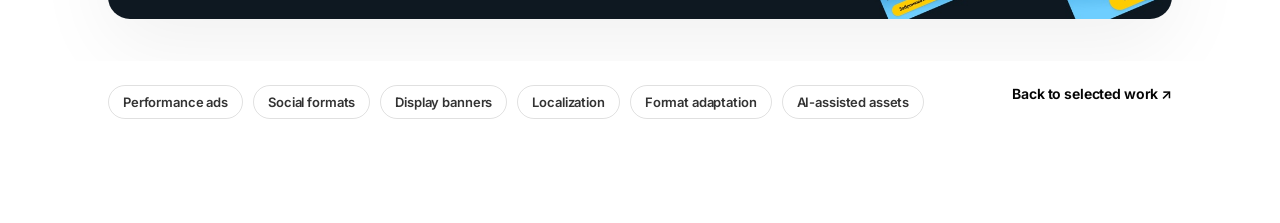
<file: performance.html>
<!doctype html>
<html lang="en">
  <head>
    <meta charset="UTF-8" />
    <meta name="viewport" content="width=device-width, initial-scale=1.0" />
    <title>Performance / UA Creatives — Andrian Sl</title>
    <meta name="description" content="Performance ad system case study by Andrian Sl, covering DOGCARE campaign visuals, format adaptation, localization and digital placements." />
    <meta property="og:title" content="Performance / UA Creatives — Andrian Sl" />
    <meta property="og:description" content="A modular digital campaign system adapted across social, display and mobile placements." />
    <meta property="og:type" content="article" />
    <meta property="og:image" content="./assets/performance/cover.jpg" />
    <link rel="preconnect" href="https://fonts.googleapis.com" />
    <link rel="preconnect" href="https://fonts.gstatic.com" crossorigin />
    <link href="https://fonts.googleapis.com/css2?family=Inter:wght@400;500;600;700;800&display=swap" rel="stylesheet" />
    <link rel="stylesheet" href="styles.css" />
  </head>
  <body class="project-page">
    <header class="toolbar" data-toolbar>
      <a class="toolbar-logo" href="index.html#home">Andrian.Sl</a>
      <nav class="toolbar-nav" aria-label="Main navigation">
        <a href="index.html#works">Work</a>
        <a href="index.html#about">About</a>
        <a href="index.html#contact">Contact</a>
      </nav>
    </header>

    <main>
      <section class="case-hero page-shell" aria-label="Performance case intro">
        <a class="case-back" href="index.html#works">← Back to work</a>
        <p class="case-kicker">Digital campaign system</p>
        <div class="case-hero__grid">
          <h1>Performance / UA Creatives</h1>
          <p>
            A performance ad system for DOGCARE, adapted across social, display and mobile placements with a clear CTA, modular visual assets and localized formats.
          </p>
        </div>
      </section>

      <section class="case-gallery" aria-label="Performance case gallery">
        <img src="./assets/performance/01.jpg" alt="DOGCARE performance ad system title slide" decoding="async" />
        <img src="./assets/performance/02.jpg" alt="DOGCARE project overview slide" loading="lazy" decoding="async" />
        <img src="./assets/performance/03.jpg" alt="DOGCARE campaign challenge slide" loading="lazy" decoding="async" />
        <img src="./assets/performance/04.jpg" alt="DOGCARE insight to ad system slide" loading="lazy" decoding="async" />
        <img src="./assets/performance/05.jpg" alt="DOGCARE format adaptation system slide" loading="lazy" decoding="async" />
        <img src="./assets/performance/06.jpg" alt="DOGCARE reusable asset system slide" loading="lazy" decoding="async" />
        <div class="case-video" aria-label="DOGCARE performance animation">
          <video src="./assets/performance/motion-01.mp4" autoplay muted loop playsinline controls></video>
        </div>
        <img src="./assets/performance/07.jpg" alt="DOGCARE social and display format set" loading="lazy" decoding="async" />
        <img src="./assets/performance/08.jpg" alt="DOGCARE motion adaptation slide" loading="lazy" decoding="async" />
        <img src="./assets/performance/09.jpg" alt="DOGCARE localization slide" loading="lazy" decoding="async" />
        <img src="./assets/performance/10.jpg" alt="DOGCARE digital placements slide" loading="lazy" decoding="async" />
        <img src="./assets/performance/11.jpg" alt="DOGCARE campaign overview slide" loading="lazy" decoding="async" />
      </section>

      <section class="case-bottom page-shell" aria-label="Performance project tags">
        <div class="case-tags">
          <span>Performance ads</span>
          <span>Social formats</span>
          <span>Display banners</span>
          <span>Localization</span>
          <span>Format adaptation</span>
          <span>AI-assisted assets</span>
        </div>
        <a class="case-next" href="index.html#works">Back to selected work ↗</a>
      </section>
    </main>

    <script src="script.js" defer></script>
  </body>
</html>
</file>
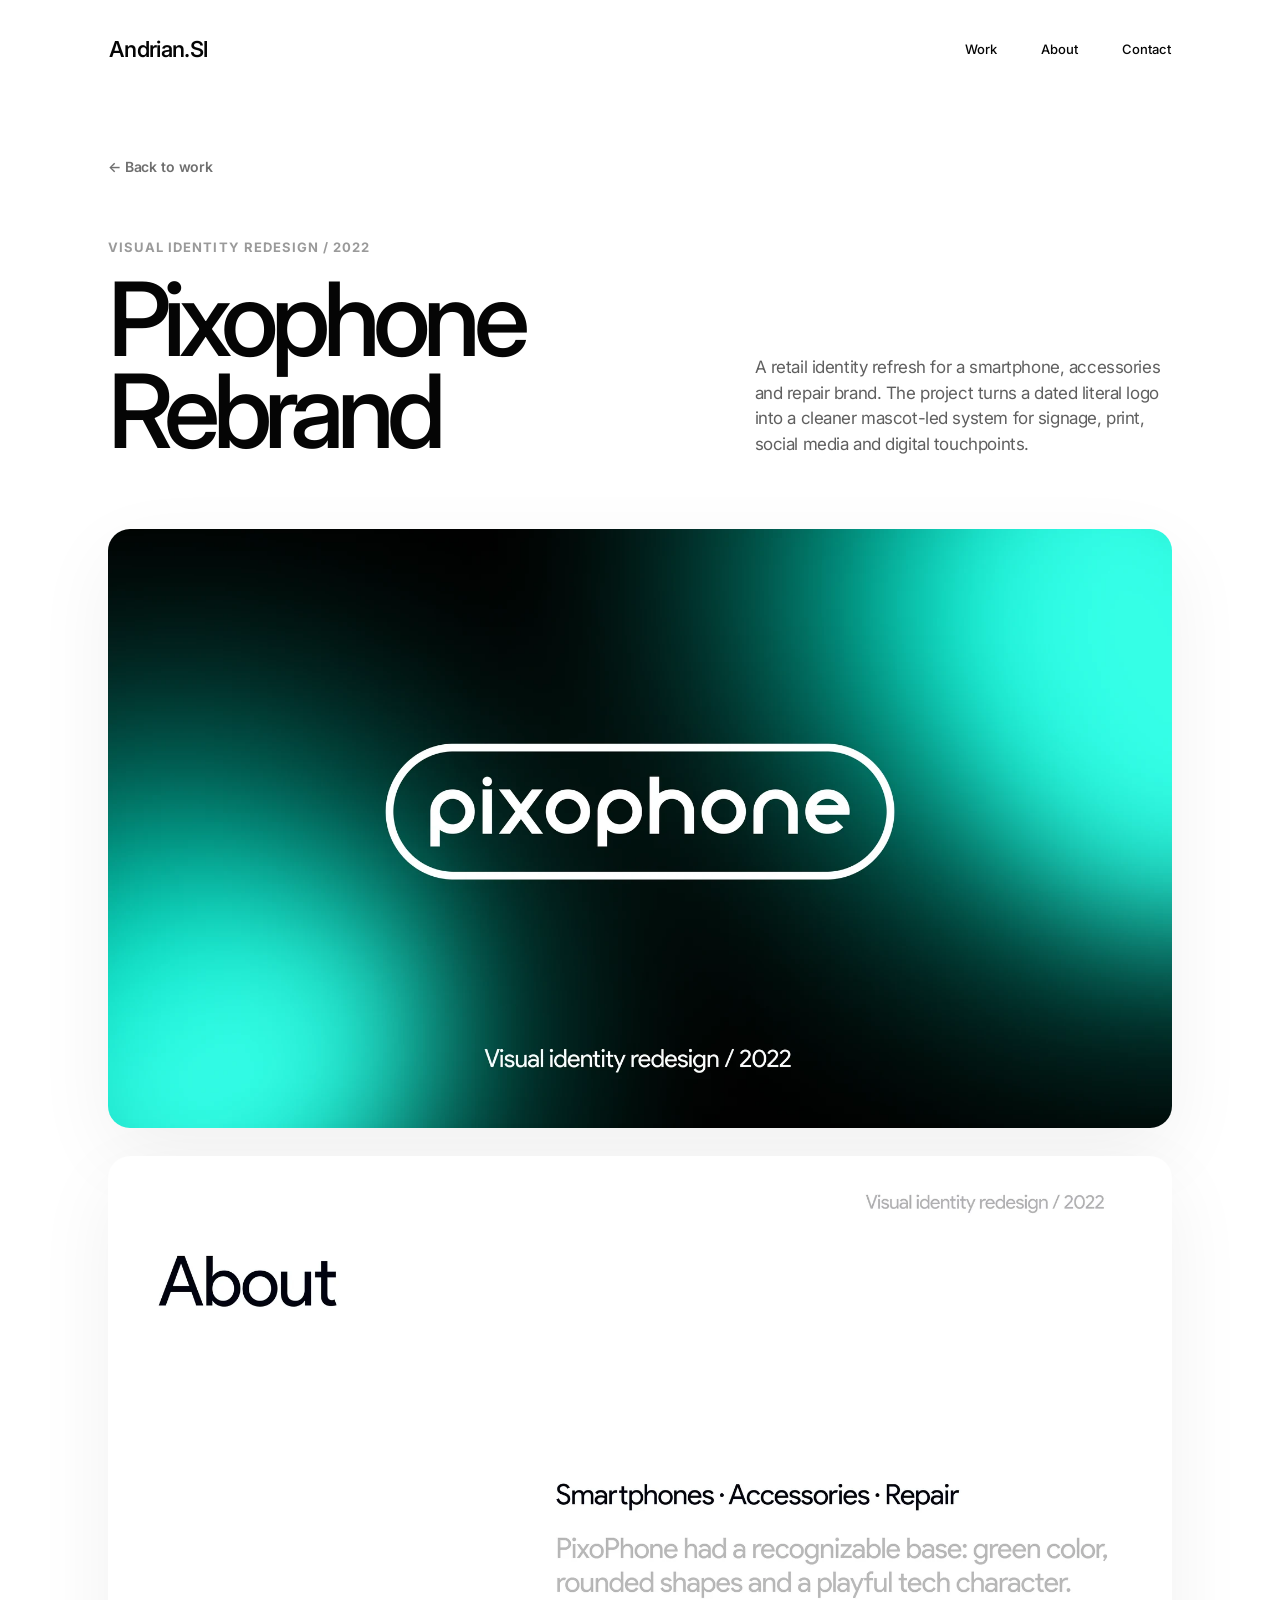
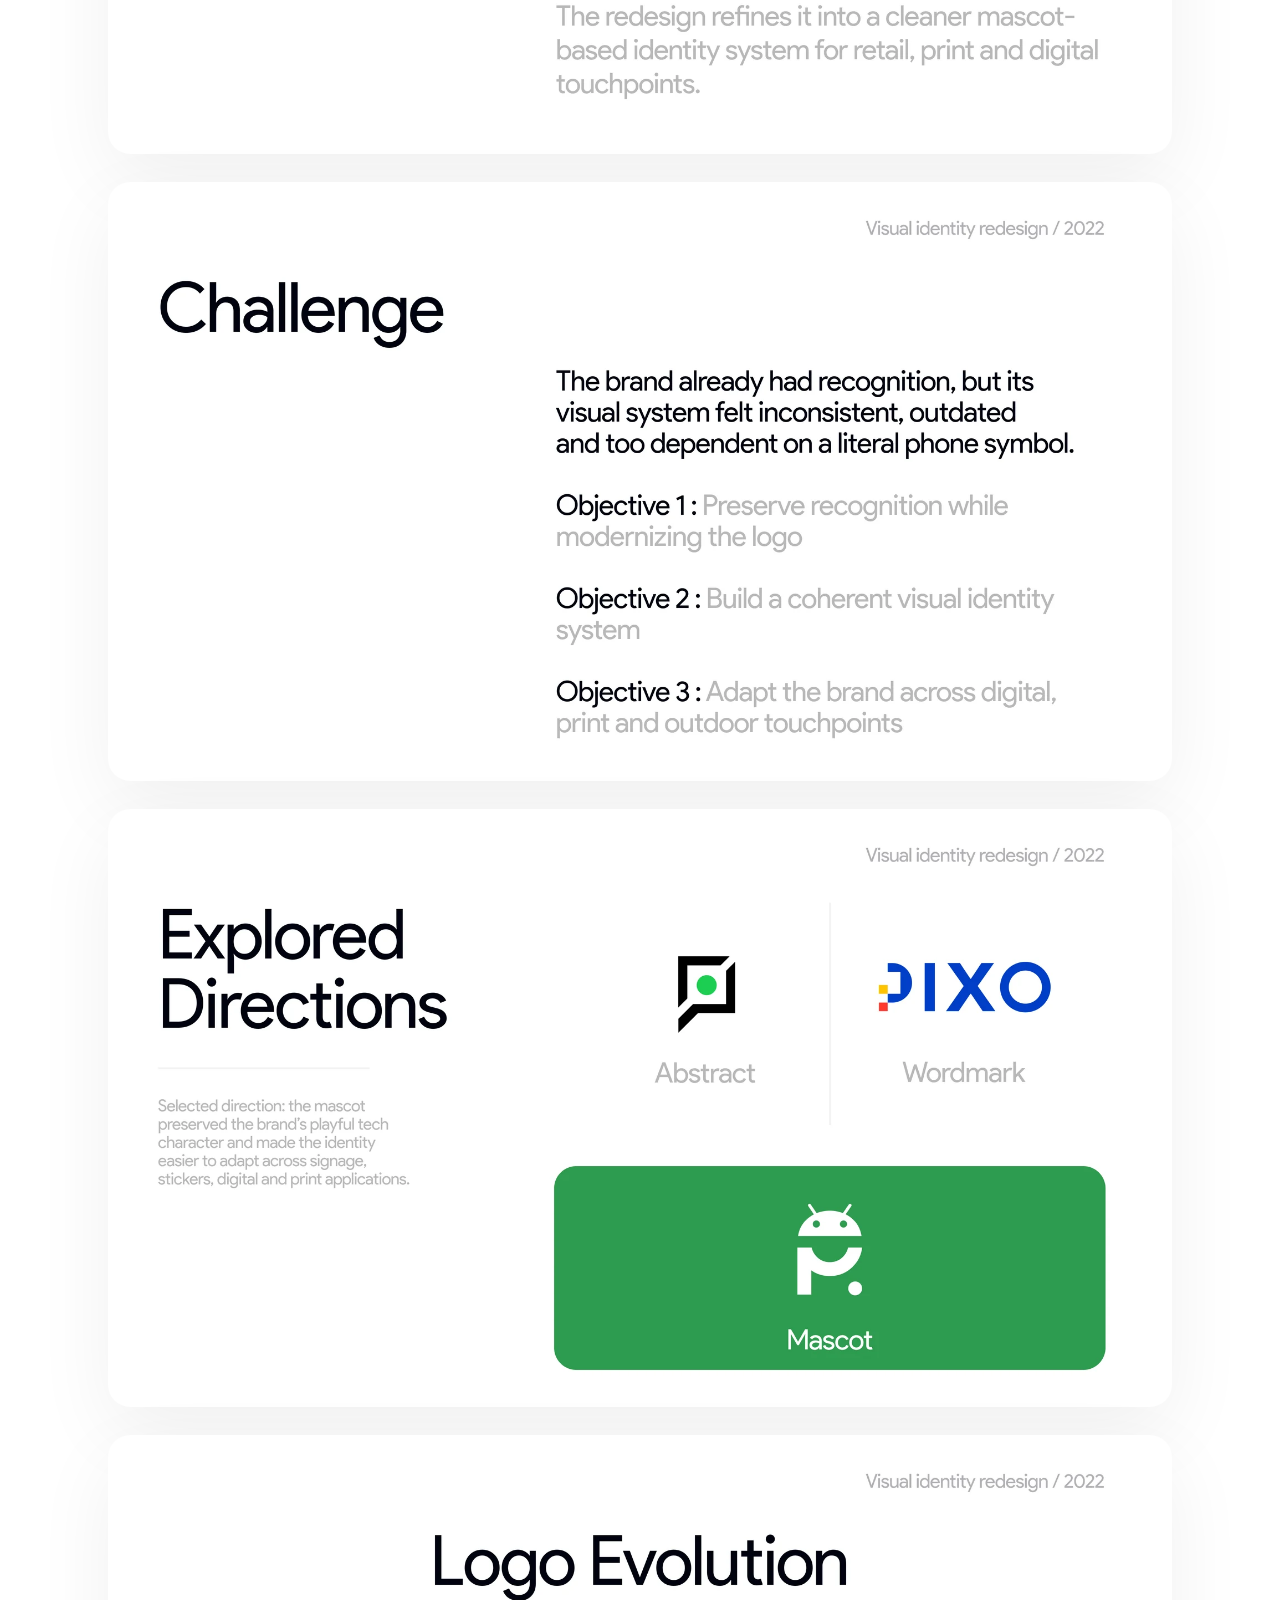
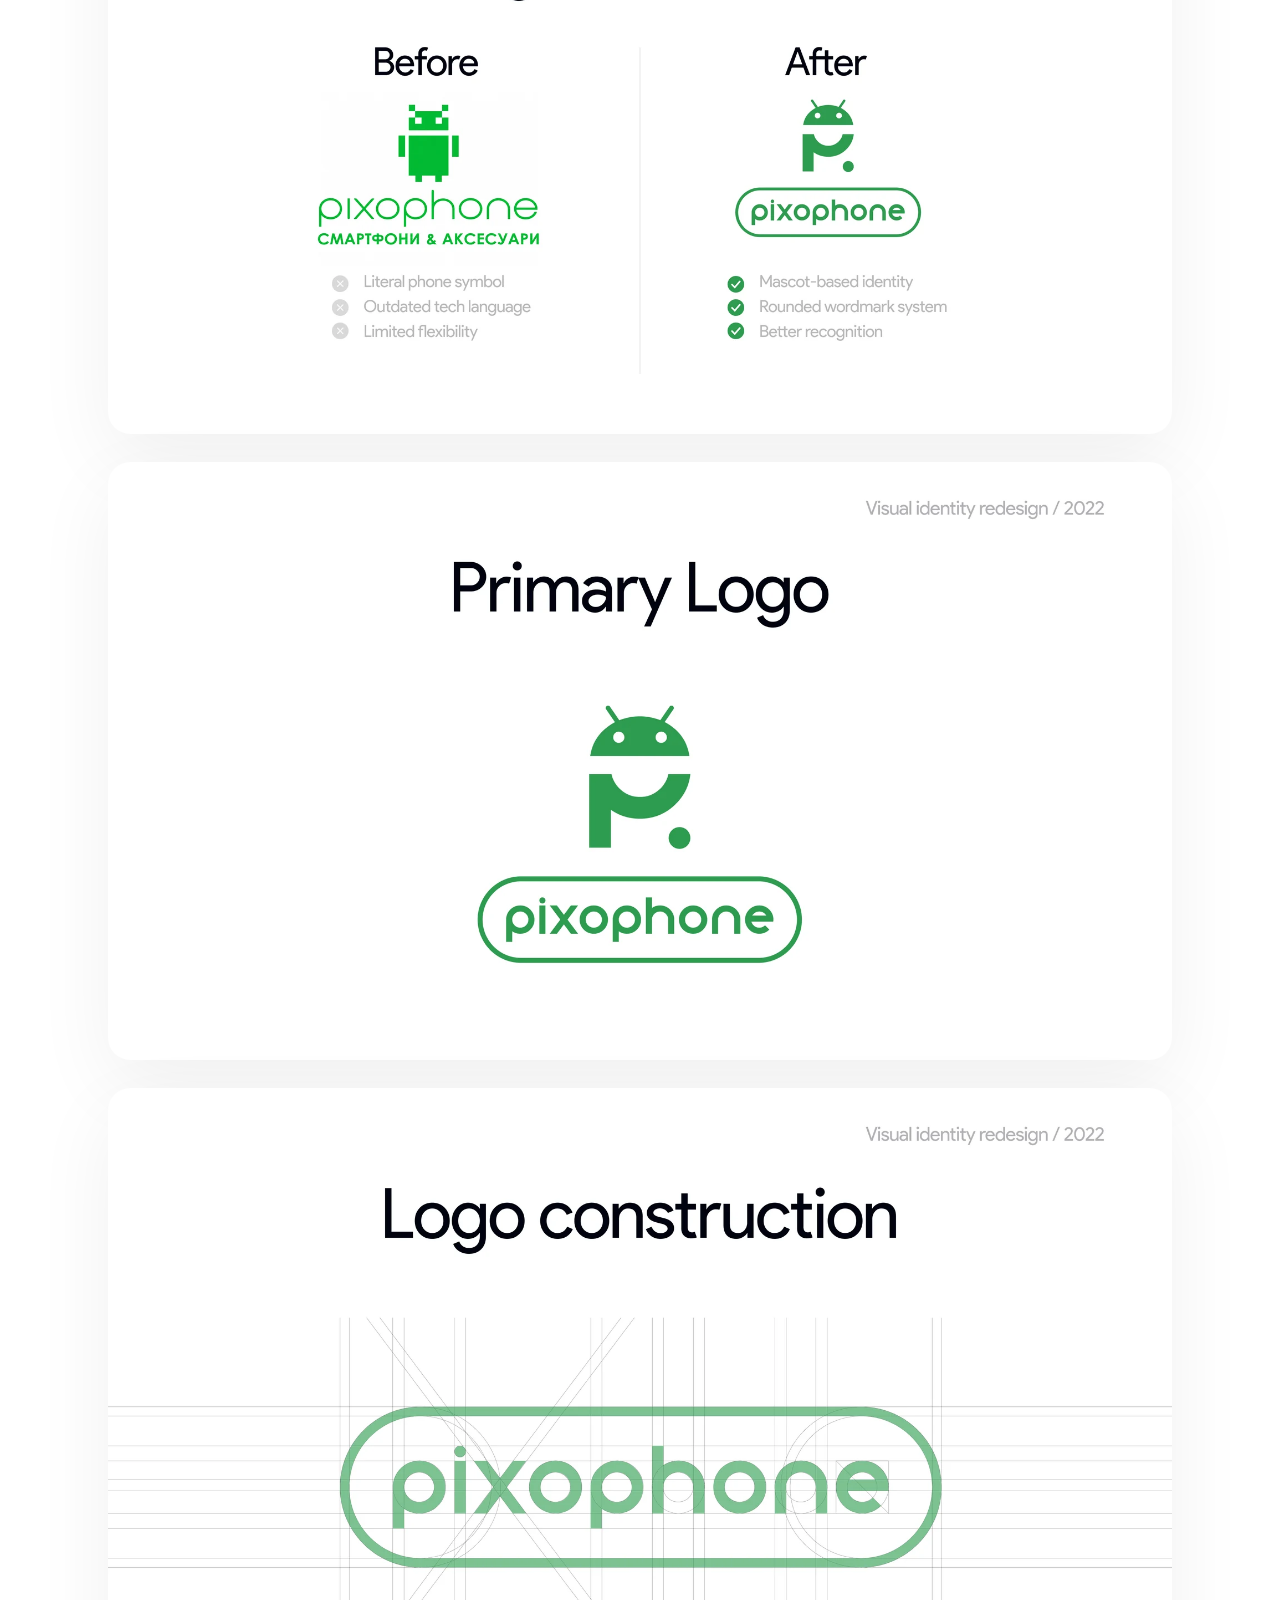
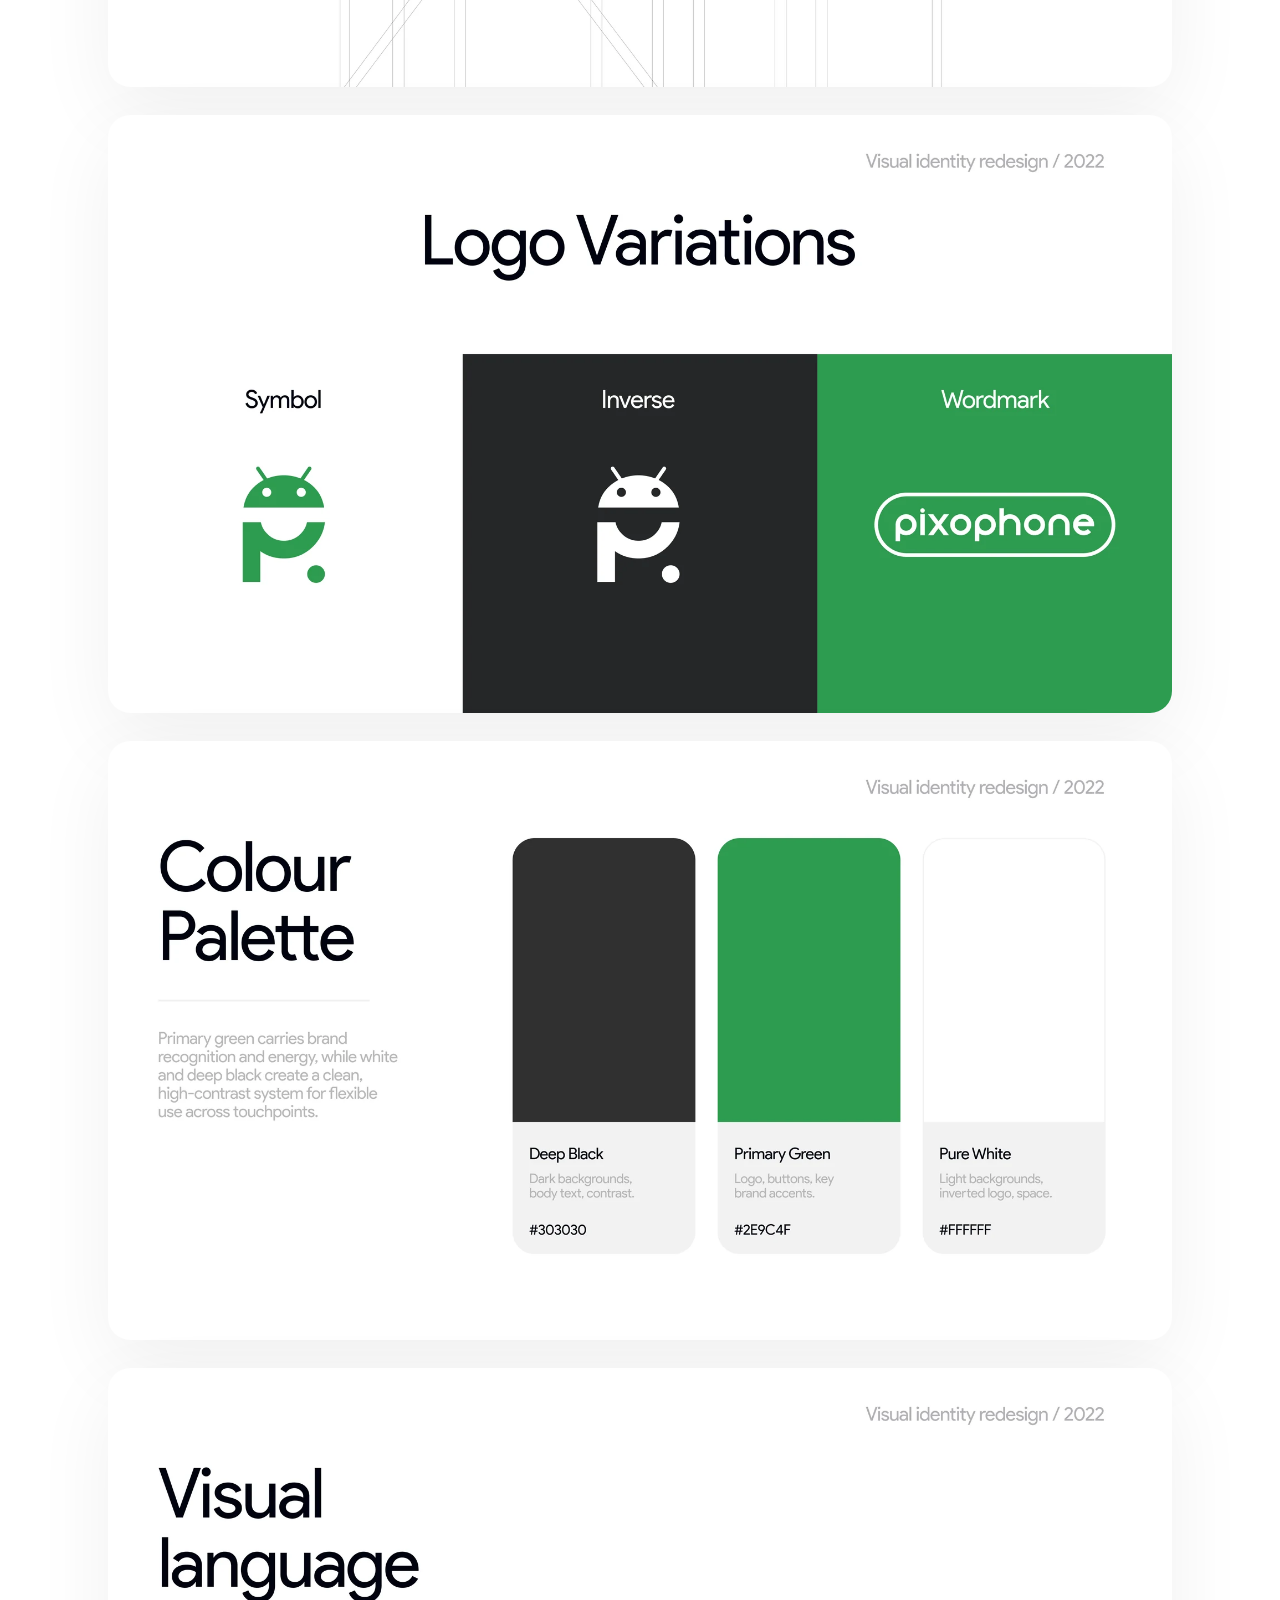
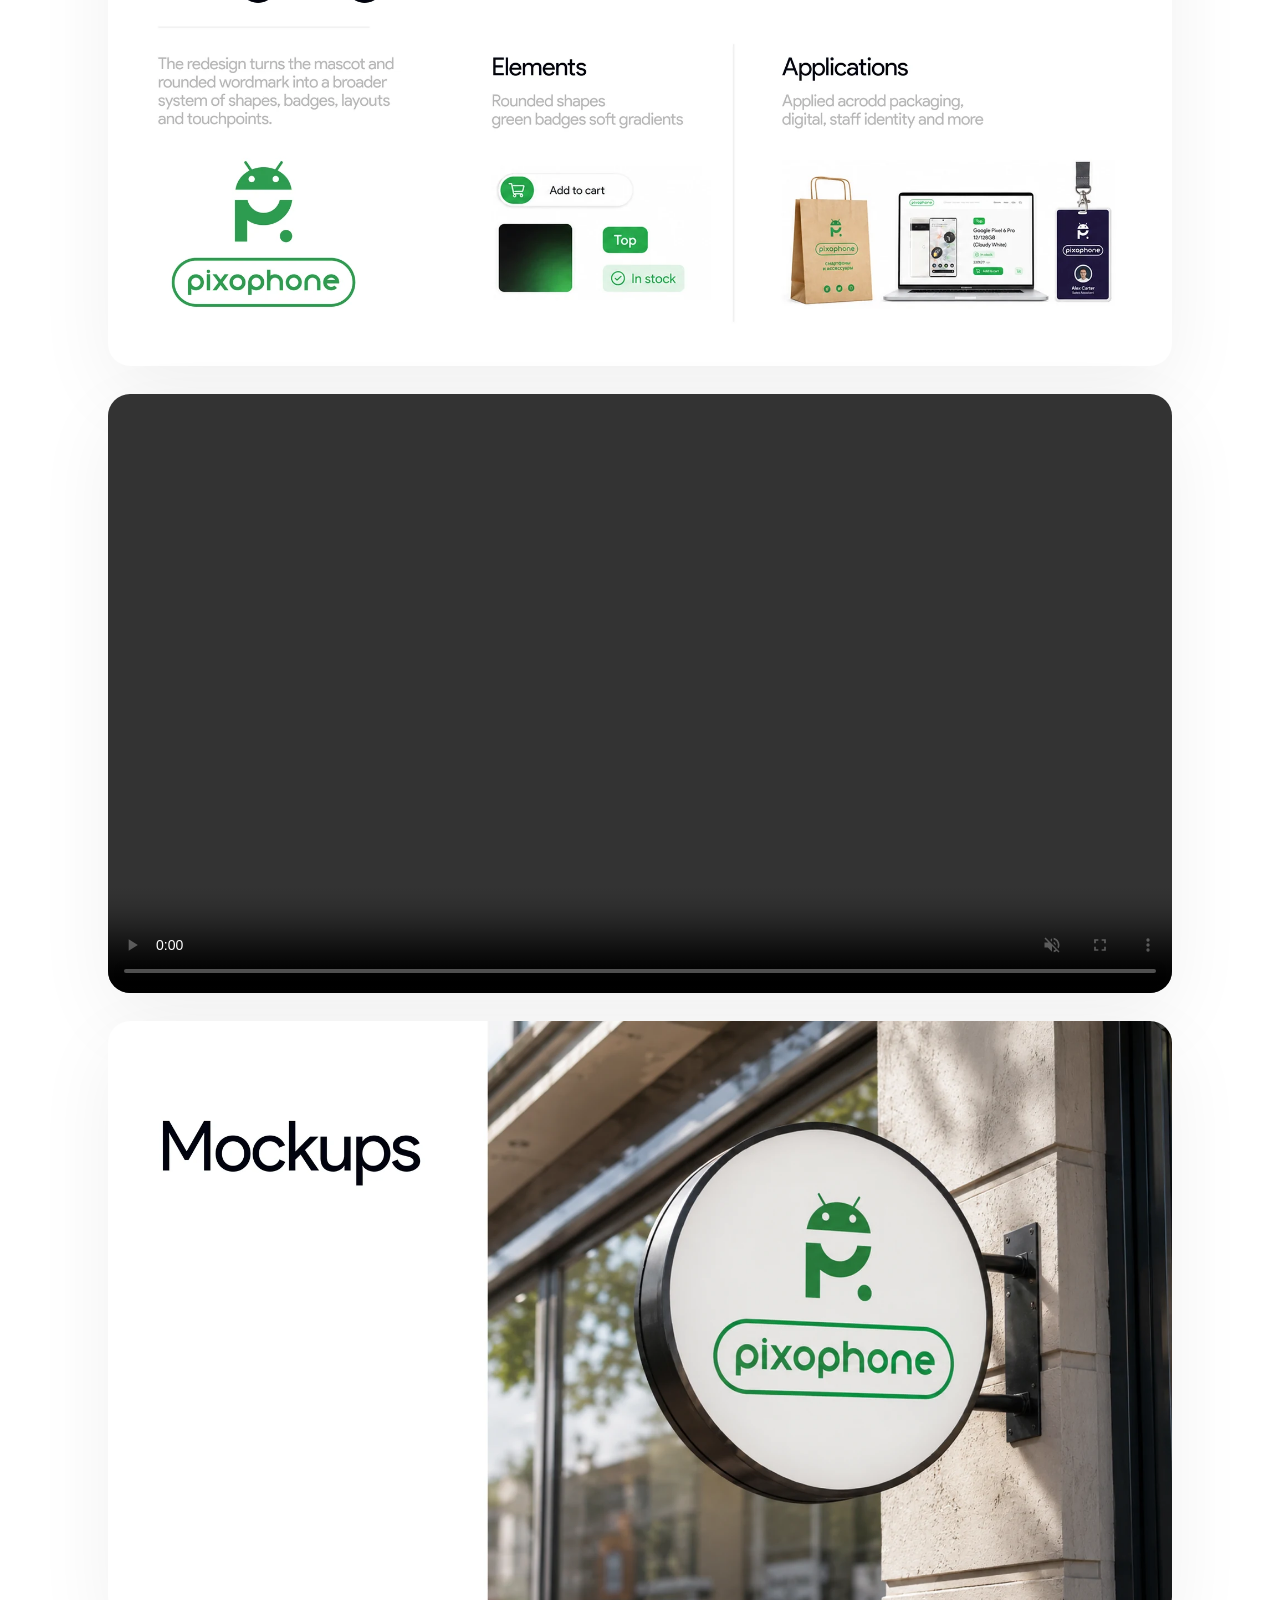
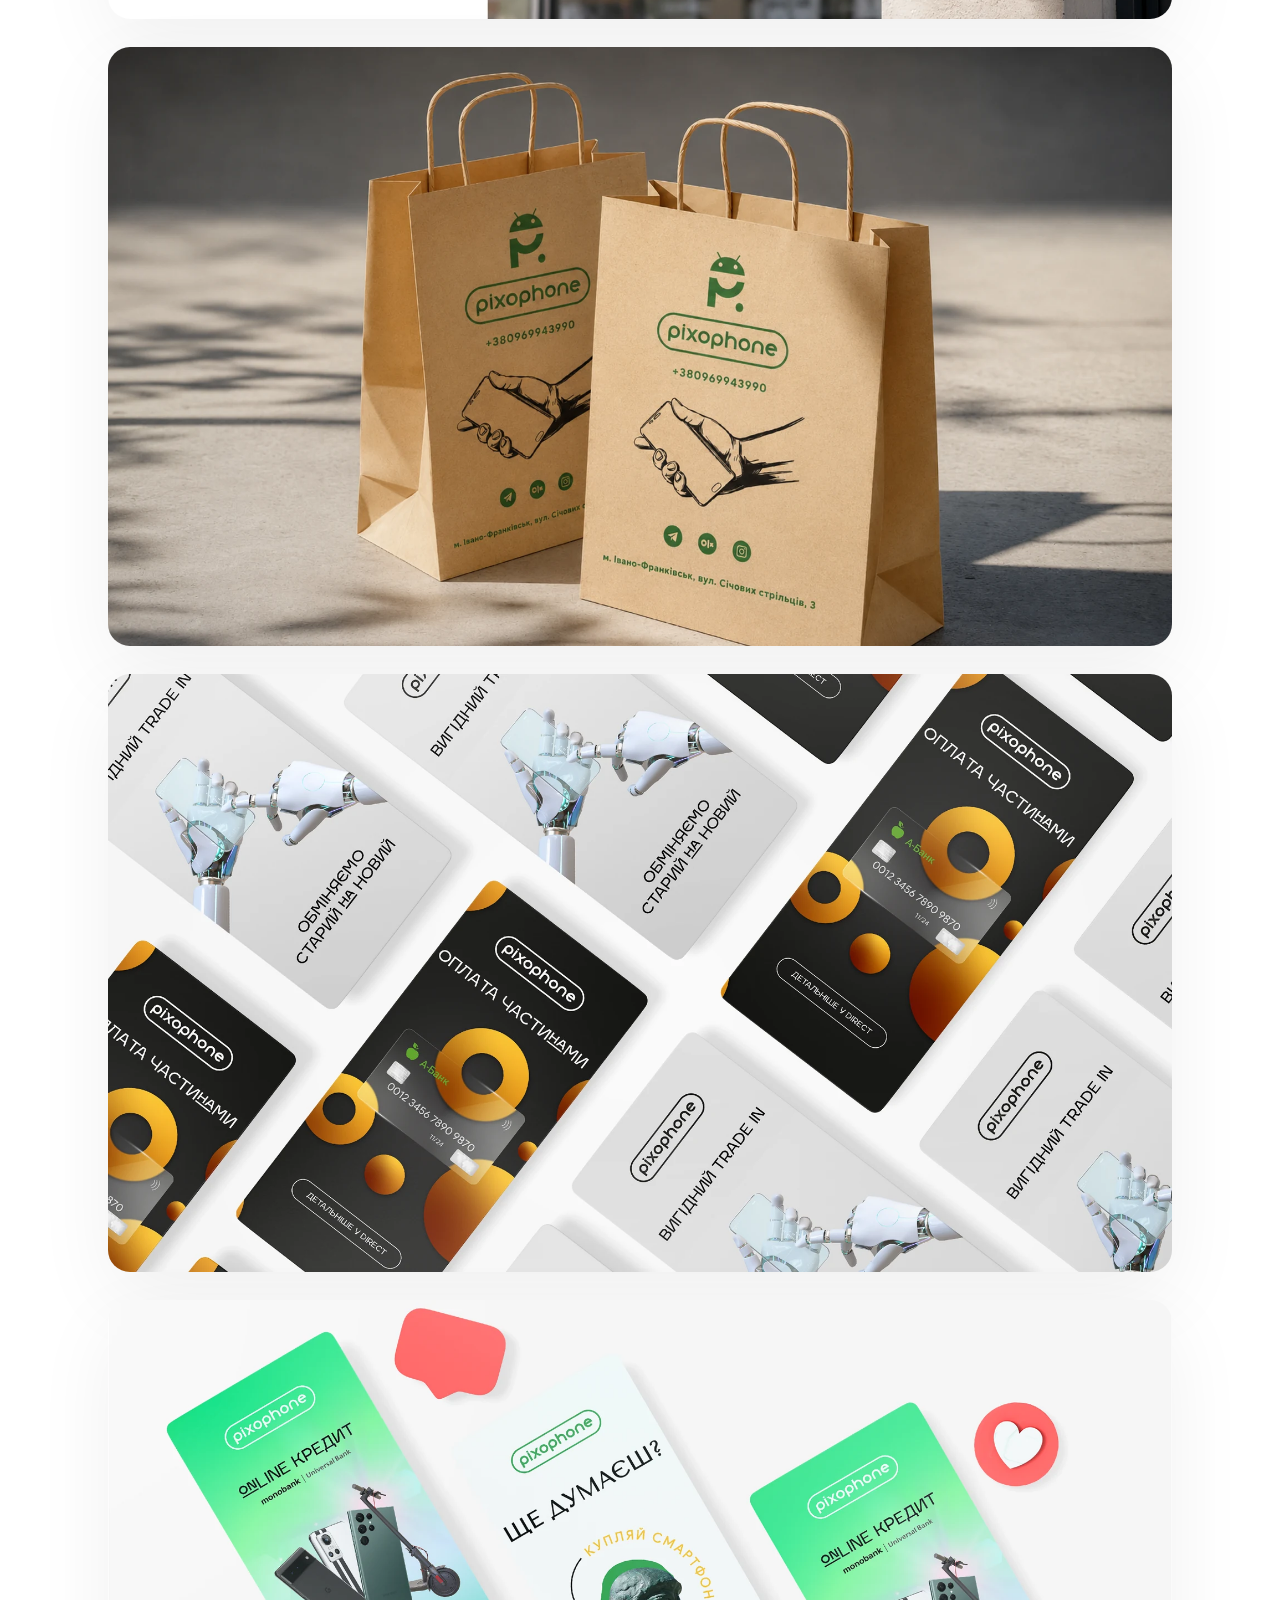
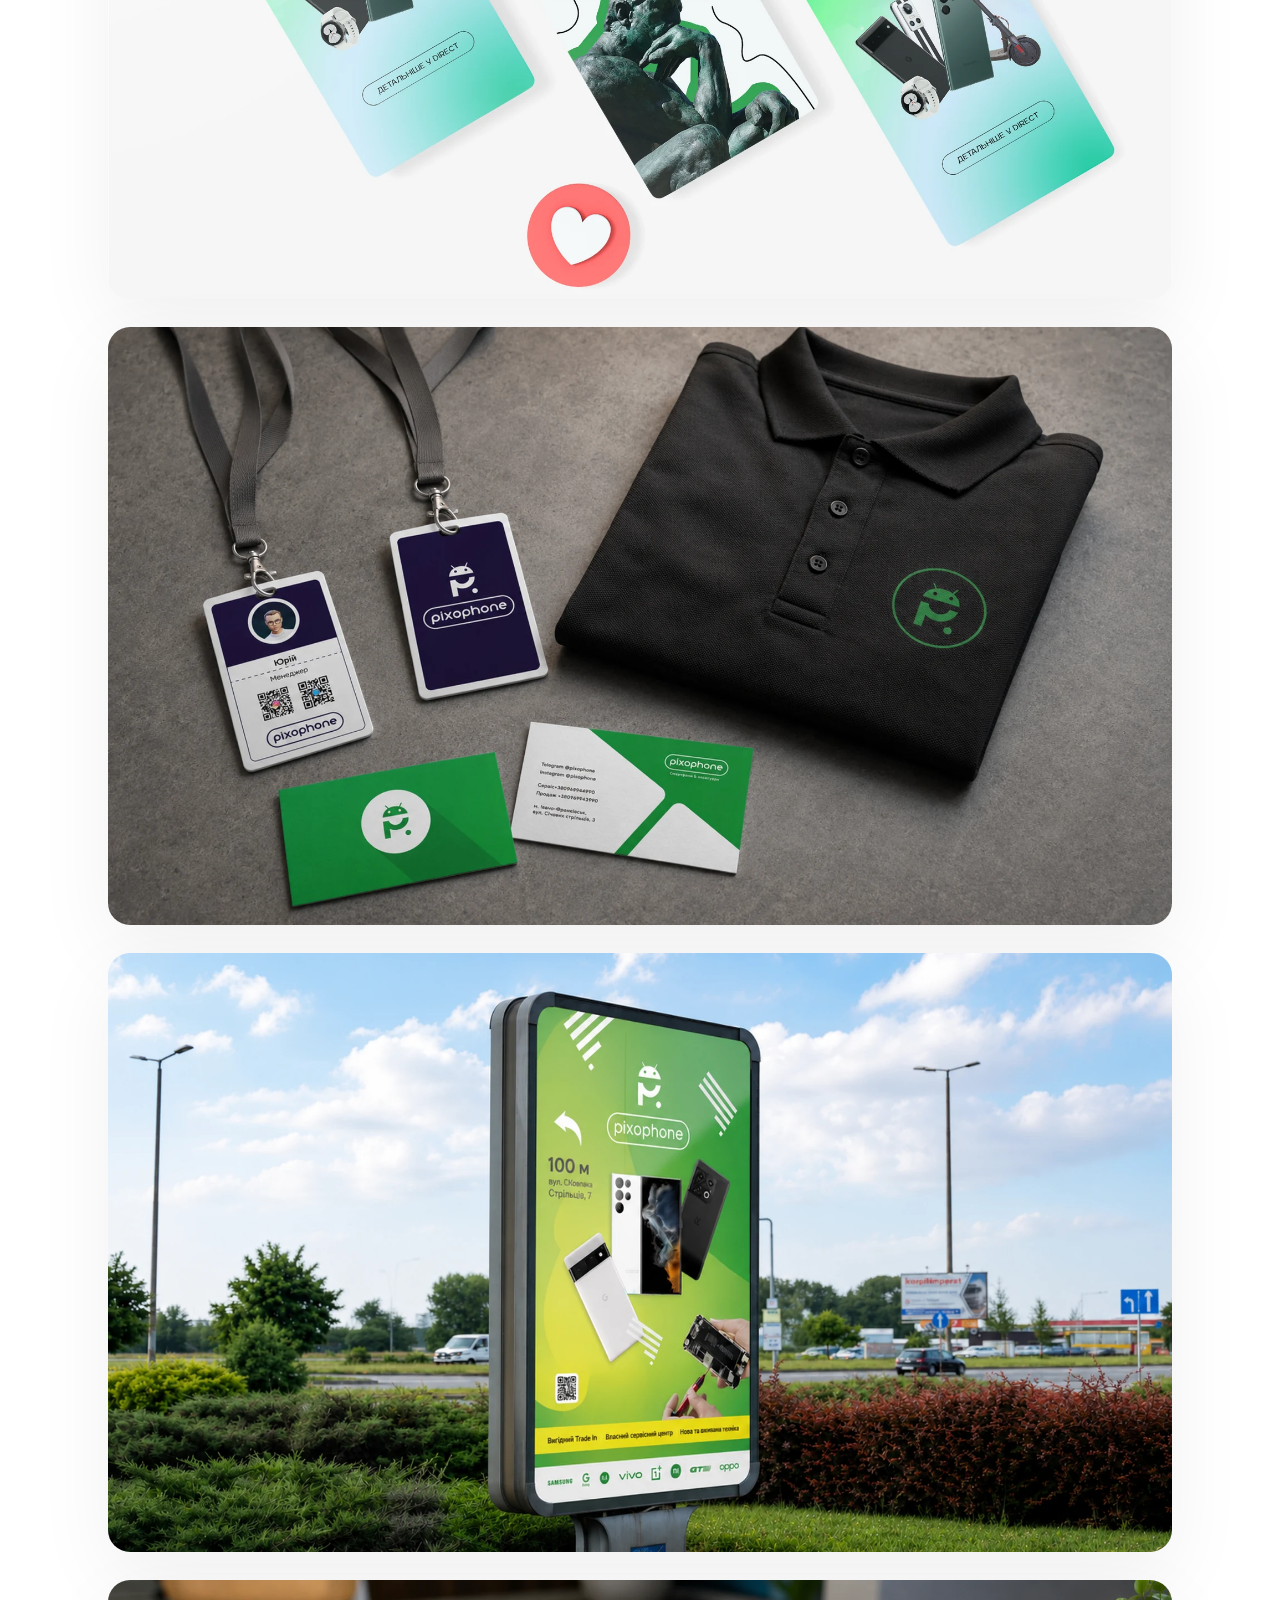
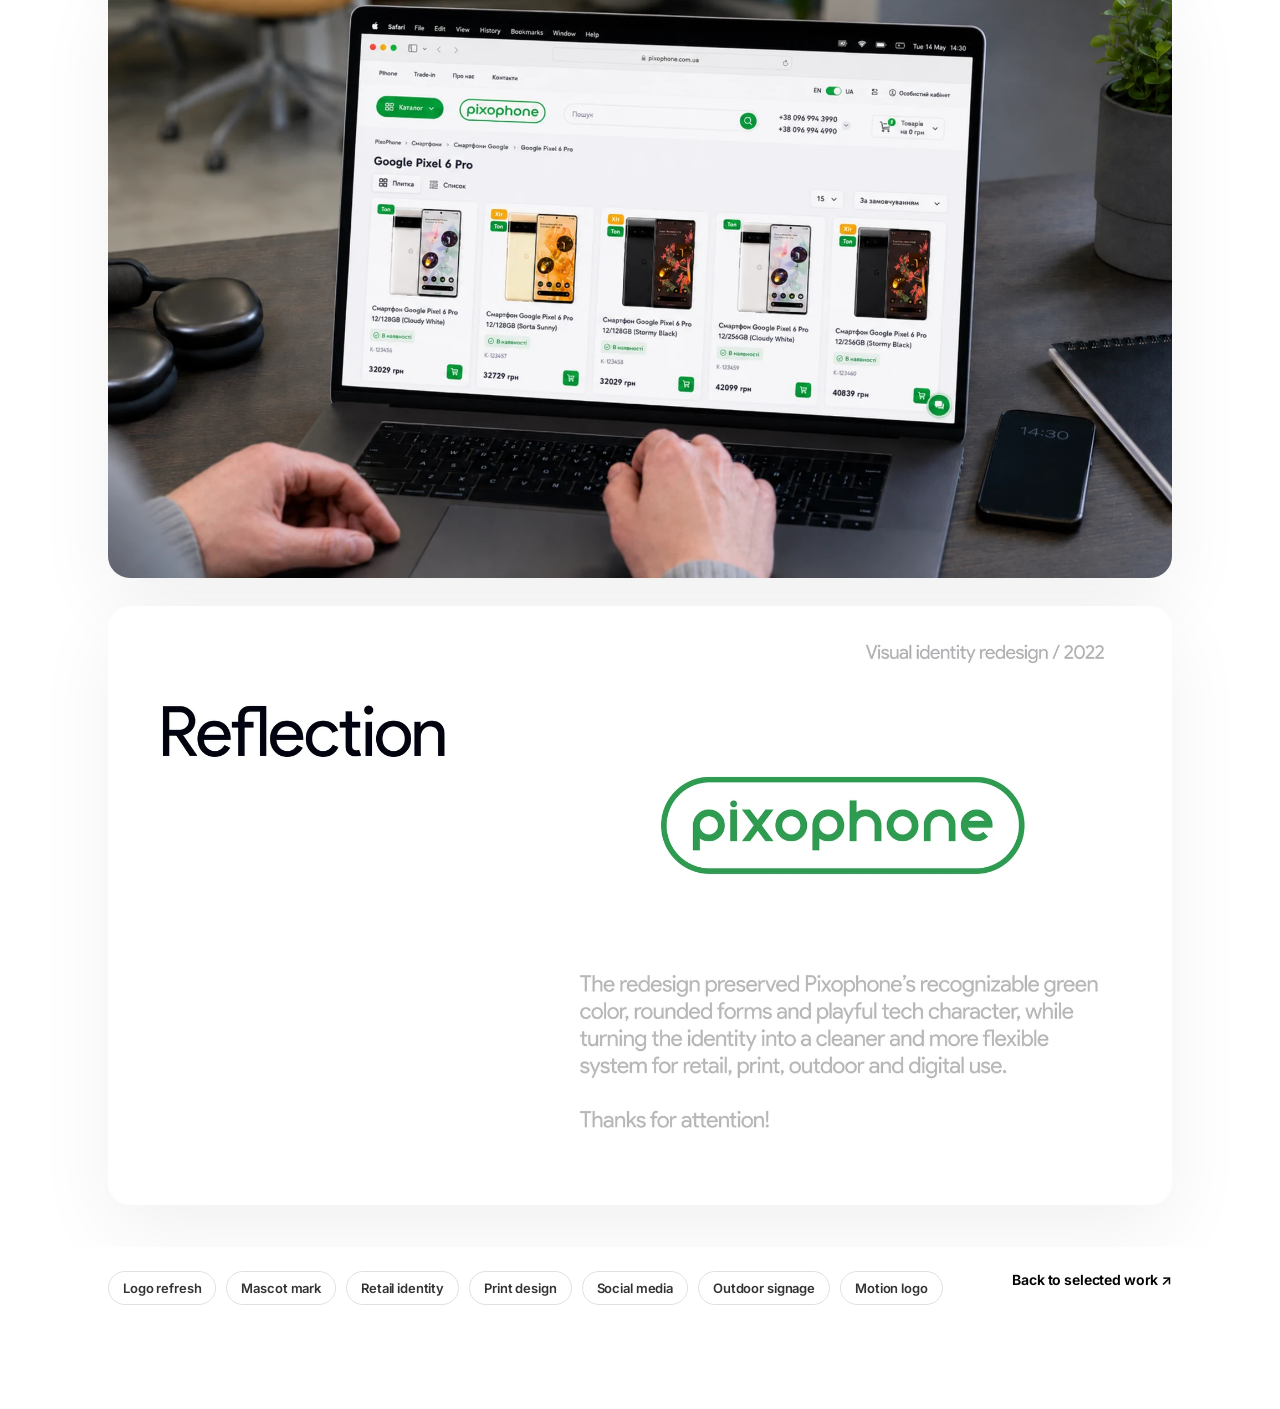
<file: pixophone.html>
<!doctype html>
<html lang="en">
  <head>
    <meta charset="UTF-8" />
    <meta name="viewport" content="width=device-width, initial-scale=1.0" />
    <title>Pixophone Rebrand — Andrian Sl</title>
    <meta name="description" content="Pixophone Rebrand case study by Andrian Sl, covering logo refresh, retail identity, print design, social media and motion logo work." />
    <meta property="og:title" content="Pixophone Rebrand — Andrian Sl" />
    <meta property="og:description" content="A retail identity refresh for a smartphone, accessories and repair brand." />
    <meta property="og:type" content="article" />
    <meta property="og:image" content="./assets/pixophone/01.webp" />
    <link rel="preconnect" href="https://fonts.googleapis.com" />
    <link rel="preconnect" href="https://fonts.gstatic.com" crossorigin />
    <link href="https://fonts.googleapis.com/css2?family=Inter:wght@400;500;600;700;800&display=swap" rel="stylesheet" />
    <link rel="stylesheet" href="styles.css" />
  </head>
  <body class="project-page">
    <header class="toolbar" data-toolbar>
      <a class="toolbar-logo" href="index.html#home">Andrian.Sl</a>
      <nav class="toolbar-nav" aria-label="Main navigation">
        <a href="index.html#works">Work</a>
        <a href="index.html#about">About</a>
        <a href="index.html#contact">Contact</a>
      </nav>
    </header>

    <main>
      <section class="case-hero page-shell" aria-label="Pixophone case intro">
        <a class="case-back" href="index.html#works">← Back to work</a>
        <p class="case-kicker">Visual identity redesign / 2022</p>
        <div class="case-hero__grid">
          <h1>Pixophone Rebrand</h1>
          <p>
            A retail identity refresh for a smartphone, accessories and repair brand. The project turns a dated literal logo into a cleaner mascot-led system for signage, print, social media and digital touchpoints.
          </p>
        </div>
      </section>

      <section class="case-gallery" aria-label="Pixophone final archive">
        <img src="./assets/pixophone/01.webp" alt="Pixophone visual identity cover" decoding="async" />
        <img src="./assets/pixophone/02.webp" alt="Pixophone about slide" loading="lazy" decoding="async" />
        <img src="./assets/pixophone/03.webp" alt="Pixophone challenge slide" loading="lazy" decoding="async" />
        <img src="./assets/pixophone/04.webp" alt="Pixophone explored directions" loading="lazy" decoding="async" />
        <img src="./assets/pixophone/05.webp" alt="Pixophone logo evolution" loading="lazy" decoding="async" />
        <img src="./assets/pixophone/06.webp" alt="Pixophone primary logo" loading="lazy" decoding="async" />
        <img src="./assets/pixophone/07.webp" alt="Pixophone logo construction" loading="lazy" decoding="async" />
        <img src="./assets/pixophone/08.webp" alt="Pixophone logo variations" loading="lazy" decoding="async" />
        <img src="./assets/pixophone/09.webp" alt="Pixophone colour palette" loading="lazy" decoding="async" />
        <img src="./assets/pixophone/10.webp" alt="Pixophone visual language" loading="lazy" decoding="async" />
        <div class="case-video" aria-label="Pixophone logo animation">
          <video src="./assets/pixophone/logo-animation.mp4" autoplay muted loop playsinline controls></video>
        </div>
        <img src="./assets/pixophone/12.webp" alt="Pixophone signage mockup" loading="lazy" decoding="async" />
        <img src="./assets/pixophone/13.webp" alt="Pixophone shopping bag mockup" loading="lazy" decoding="async" />
        <img src="./assets/pixophone/14.webp" alt="Pixophone social media grid mockup" loading="lazy" decoding="async" />
        <img src="./assets/pixophone/15.webp" alt="Pixophone Instagram stories mockup" loading="lazy" decoding="async" />
        <img src="./assets/pixophone/16.webp" alt="Pixophone printed identity mockup" loading="lazy" decoding="async" />
        <img src="./assets/pixophone/17.webp" alt="Pixophone outdoor advertising mockup" loading="lazy" decoding="async" />
        <img src="./assets/pixophone/18.webp" alt="Pixophone website mockup" loading="lazy" decoding="async" />
        <img src="./assets/pixophone/19.webp" alt="Pixophone reflection slide" loading="lazy" decoding="async" />
      </section>

      <section class="case-bottom page-shell" aria-label="Pixophone project tags">
        <div class="case-tags">
          <span>Logo refresh</span>
          <span>Mascot mark</span>
          <span>Retail identity</span>
          <span>Print design</span>
          <span>Social media</span>
          <span>Outdoor signage</span>
          <span>Motion logo</span>
        </div>
        <a class="case-next" href="index.html#works">Back to selected work ↗</a>
      </section>
    </main>

    <script src="script.js" defer></script>
  </body>
</html>
</file>
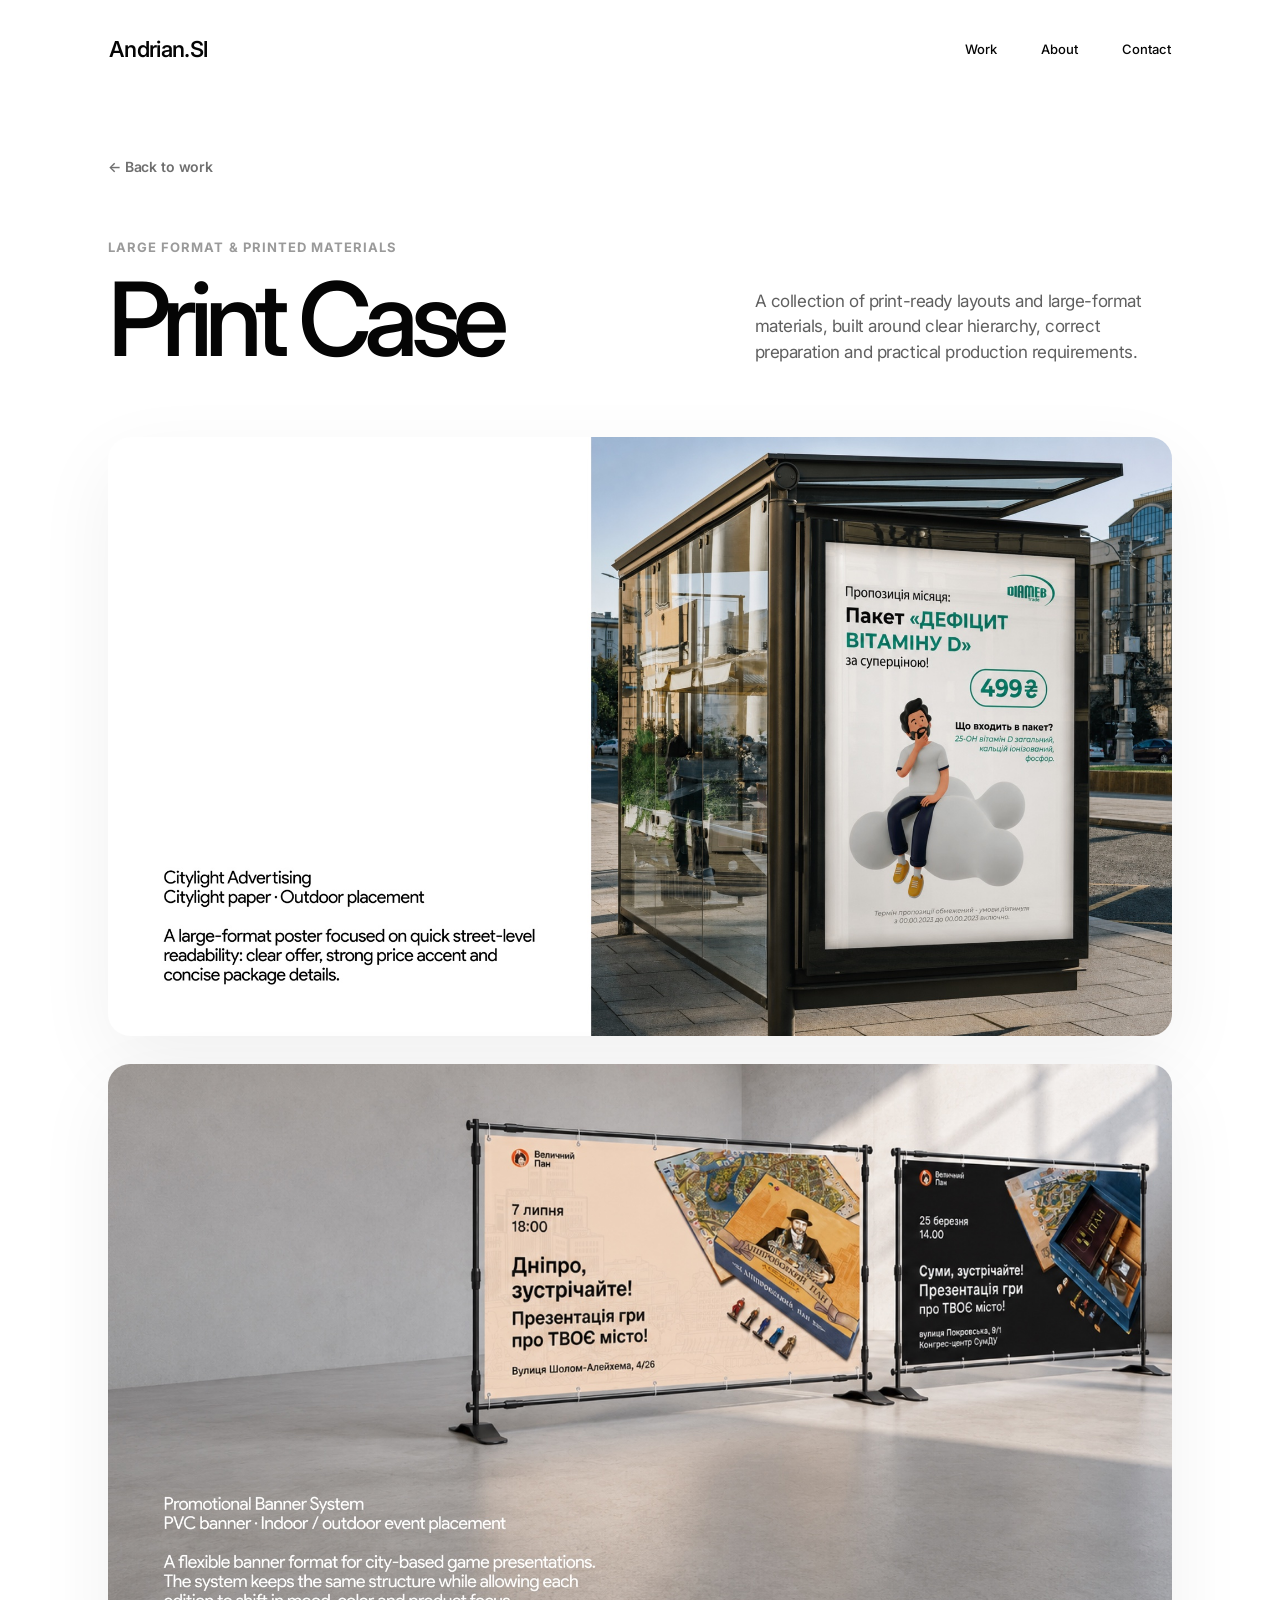
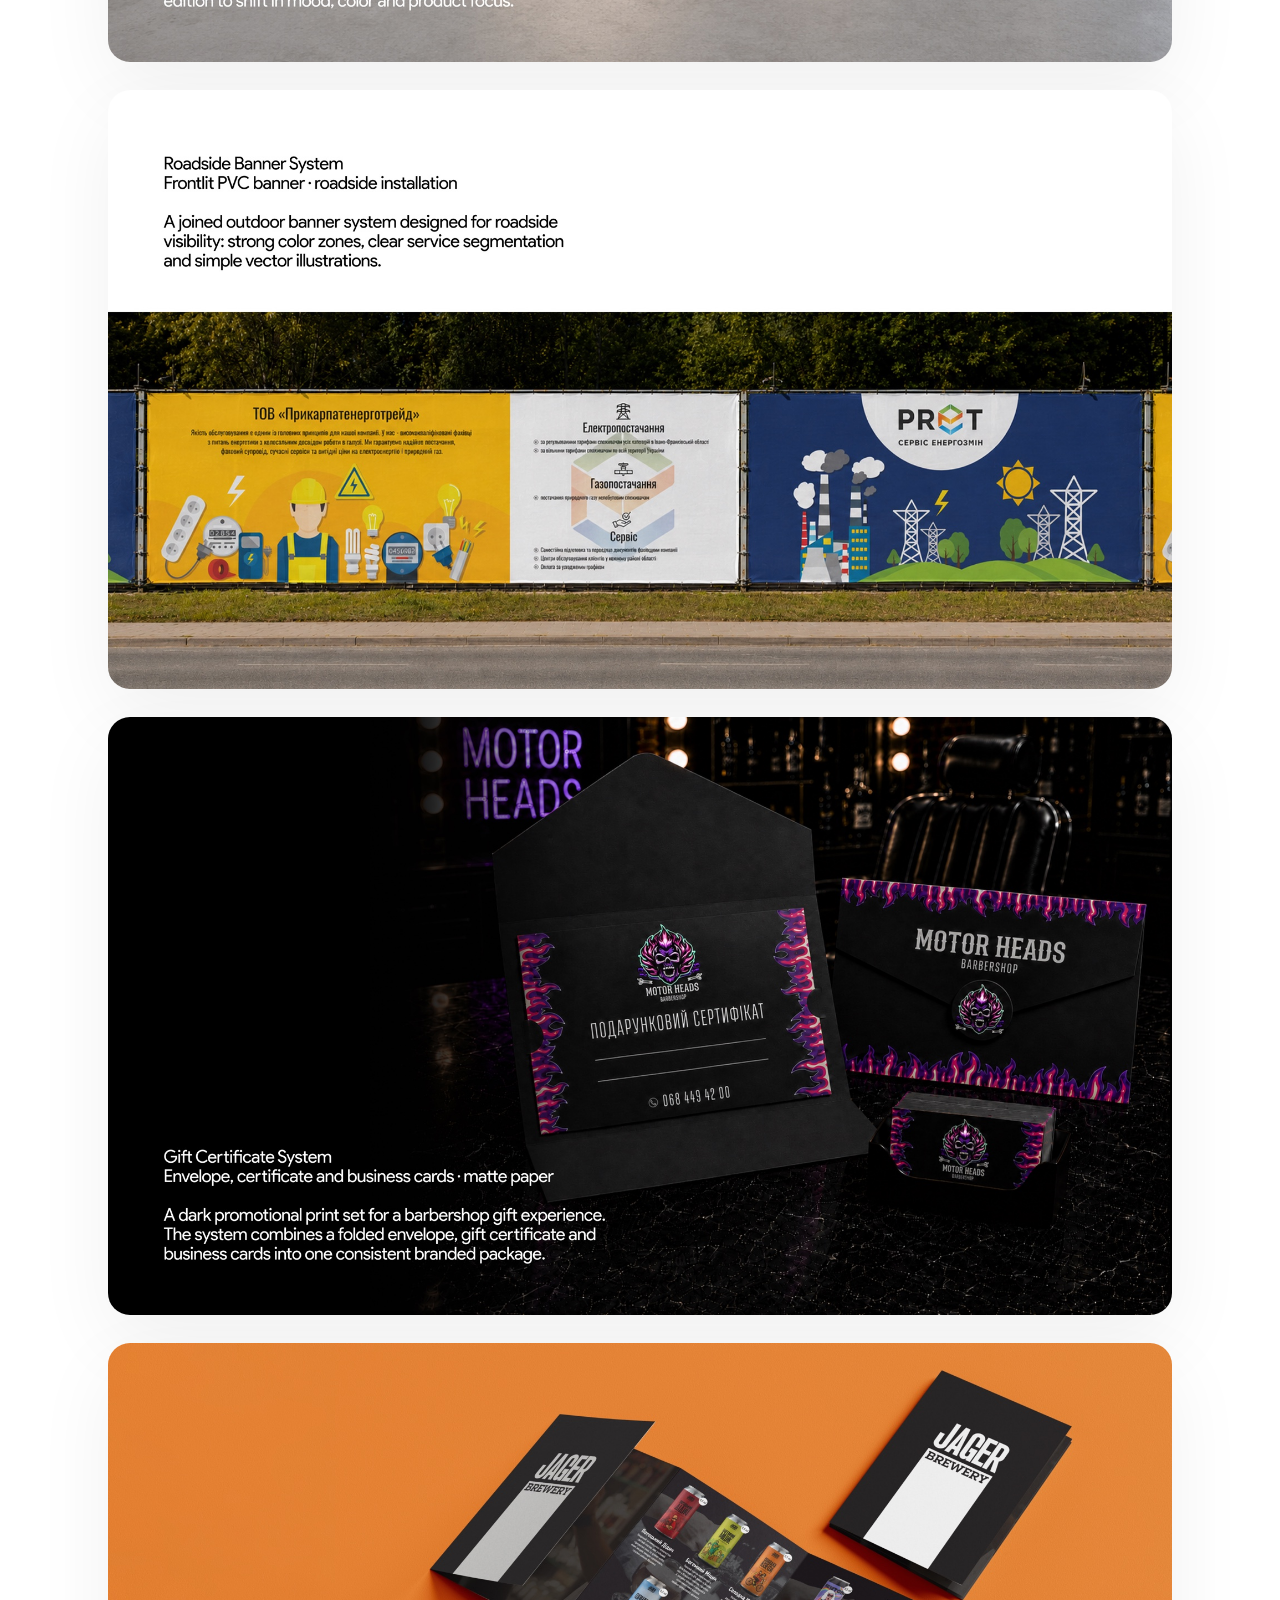
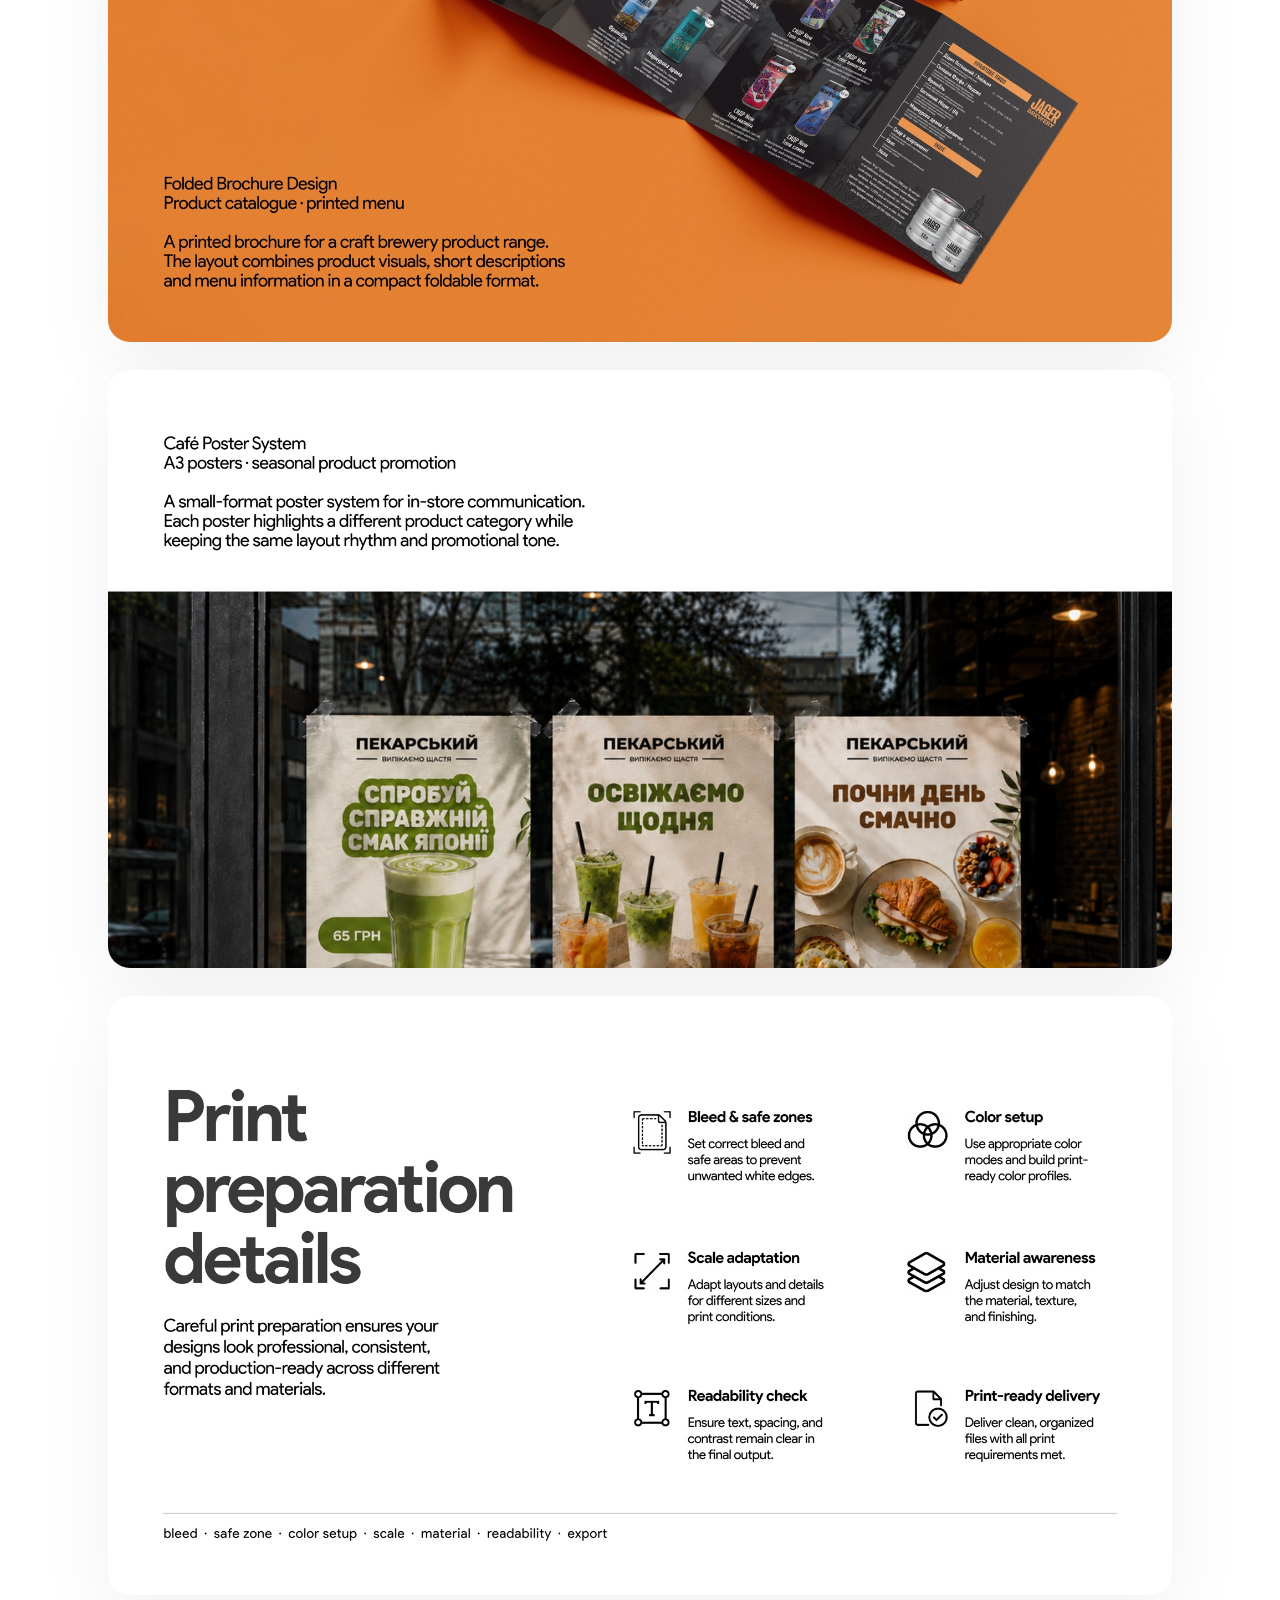
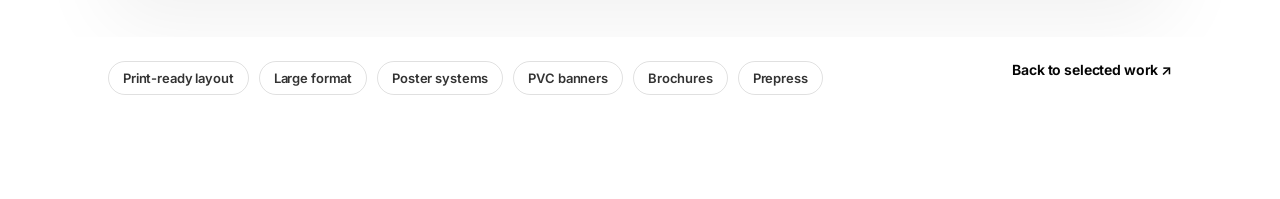
<file: print-case.html>
<!doctype html>
<html lang="en">
  <head>
    <meta charset="UTF-8" />
    <meta name="viewport" content="width=device-width, initial-scale=1.0" />
    <title>Print Case — Andrian Sl</title>
    <meta name="description" content="Print case study by Andrian Sl, covering outdoor advertising, PVC banners, gift certificates, brochures, poster systems and print preparation." />
    <meta property="og:title" content="Print Case — Andrian Sl" />
    <meta property="og:description" content="Large-format and print-ready layout work across posters, banners, brochures and production details." />
    <meta property="og:type" content="article" />
    <meta property="og:image" content="./assets/print/cover.jpg" />
    <link rel="preconnect" href="https://fonts.googleapis.com" />
    <link rel="preconnect" href="https://fonts.gstatic.com" crossorigin />
    <link href="https://fonts.googleapis.com/css2?family=Inter:wght@400;500;600;700;800&display=swap" rel="stylesheet" />
    <link rel="stylesheet" href="styles.css" />
  </head>
  <body class="project-page">
    <header class="toolbar" data-toolbar>
      <a class="toolbar-logo" href="index.html#home">Andrian.Sl</a>
      <nav class="toolbar-nav" aria-label="Main navigation">
        <a href="index.html#works">Work</a>
        <a href="index.html#about">About</a>
        <a href="index.html#contact">Contact</a>
      </nav>
    </header>

    <main>
      <section class="case-hero page-shell" aria-label="Print case intro">
        <a class="case-back" href="index.html#works">← Back to work</a>
        <p class="case-kicker">Large format &amp; printed materials</p>
        <div class="case-hero__grid">
          <h1>Print Case</h1>
          <p>
            A collection of print-ready layouts and large-format materials, built around clear hierarchy, correct preparation and practical production requirements.
          </p>
        </div>
      </section>

      <section class="case-gallery" aria-label="Print case gallery">
        <img src="./assets/print/01.jpg" alt="Citylight advertising poster mockup" decoding="async" />
        <img src="./assets/print/02.jpg" alt="Promotional banner system mockup" loading="lazy" decoding="async" />
        <img src="./assets/print/03.jpg" alt="Roadside banner system mockup" loading="lazy" decoding="async" />
        <img src="./assets/print/04.jpg" alt="Gift certificate system mockup" loading="lazy" decoding="async" />
        <img src="./assets/print/05.jpg" alt="Folded brochure design mockup" loading="lazy" decoding="async" />
        <img src="./assets/print/06.jpg" alt="Cafe poster system mockup" loading="lazy" decoding="async" />
        <img src="./assets/print/07.jpg" alt="Print preparation details slide" loading="lazy" decoding="async" />
      </section>

      <section class="case-bottom page-shell" aria-label="Print case project tags">
        <div class="case-tags">
          <span>Print-ready layout</span>
          <span>Large format</span>
          <span>Poster systems</span>
          <span>PVC banners</span>
          <span>Brochures</span>
          <span>Prepress</span>
        </div>
        <a class="case-next" href="index.html#works">Back to selected work ↗</a>
      </section>
    </main>

    <script src="script.js" defer></script>
  </body>
</html>
</file>
<file: styles.css>
:root {
  --page: #ffffff;
  --ink: #050505;
  --muted: #8e8e8e;
  --line: #dedede;
  --surface: #dedfe7;
  --surface-2: #eff0f4;
  --black: #000000;
  --blue: #2457ff;
  --section-gap: 128px;
}

* {
  box-sizing: border-box;
}

html {
  scroll-behavior: smooth;
}

body {
  margin: 0;
  background: var(--page);
  color: var(--ink);
  font-family:
    Inter, ui-sans-serif, system-ui, -apple-system, BlinkMacSystemFont, "Segoe UI", sans-serif;
  font-optical-sizing: auto;
  letter-spacing: 0;
}

body::before {
  position: fixed;
  inset: -25vh -10vw auto;
  z-index: -1;
  height: 62vh;
  background: radial-gradient(circle at 50% 0%, rgba(0, 0, 0, 0.06), transparent 62%);
  opacity: 0;
  filter: blur(18px);
  content: "";
  animation: spotlightReveal 1100ms cubic-bezier(0.22, 1, 0.36, 1) forwards;
  pointer-events: none;
}

main > section {
  position: relative;
  z-index: 1;
}

main > section:not(.hanzo-hero) {
  background: var(--page);
  isolation: isolate;
}

main > section:not(.hanzo-hero)::before {
  position: absolute;
  inset: 0 calc(50% - 50vw);
  z-index: -1;
  background: var(--page);
  content: "";
}

a {
  color: inherit;
  text-decoration: none;
}

.page-shell {
  width: min(100% - 140px, 1064px);
  margin-inline: auto;
}

.toolbar {
  position: fixed;
  top: 29px;
  left: 50%;
  z-index: 50;
  display: grid;
  grid-template-columns: auto 1fr;
  align-items: center;
  gap: 48px;
  width: min(100% - 140px, 1064px);
  min-height: 40px;
  padding: 0;
  border: 1px solid rgba(0, 0, 0, 0);
  border-radius: 0;
  background: rgba(255, 255, 255, 0);
  box-shadow: none;
  backdrop-filter: blur(0) saturate(1);
  transform: translateX(-50%);
  opacity: 0;
  transition:
    opacity 760ms cubic-bezier(0.22, 1, 0.36, 1),
    transform 520ms cubic-bezier(0.22, 1, 0.36, 1),
    width 520ms cubic-bezier(0.22, 1, 0.36, 1),
    min-height 360ms cubic-bezier(0.22, 1, 0.36, 1),
    padding 360ms cubic-bezier(0.22, 1, 0.36, 1),
    gap 360ms cubic-bezier(0.22, 1, 0.36, 1),
    border-radius 360ms cubic-bezier(0.22, 1, 0.36, 1),
    background 360ms cubic-bezier(0.22, 1, 0.36, 1),
    border-color 360ms cubic-bezier(0.22, 1, 0.36, 1),
    box-shadow 360ms cubic-bezier(0.22, 1, 0.36, 1),
    backdrop-filter 360ms cubic-bezier(0.22, 1, 0.36, 1);
}

body.is-loaded .toolbar {
  opacity: 1;
}

.toolbar.is-compact {
  gap: 34px;
  width: min(680px, calc(100% - 44px));
  min-height: 48px;
  padding: 5px 12px 5px 24px;
  border-color: rgba(0, 0, 0, 0.09);
  border-radius: 999px;
  background: rgba(255, 255, 255, 0.86);
  box-shadow: none;
  backdrop-filter: blur(18px) saturate(1.18);
  transform: translateX(-50%);
}

.toolbar-logo {
  justify-self: start;
  font-size: 22px;
  font-weight: 560;
  letter-spacing: -0.03em;
  white-space: nowrap;
  transition: font-size 520ms cubic-bezier(0.22, 1, 0.36, 1);
}

.toolbar.is-compact .toolbar-logo {
  font-size: 17px;
}

.toolbar-nav {
  display: flex;
  gap: 44px;
  justify-self: end;
  transition: gap 420ms cubic-bezier(0.22, 1, 0.36, 1);
}

.toolbar.is-compact .toolbar-nav {
  gap: 6px;
}

.toolbar-nav a {
  display: grid;
  min-width: auto;
  min-height: 38px;
  place-items: center;
  border-radius: 999px;
  padding: 0;
  color: var(--ink);
  font-size: 13px;
  font-weight: 500;
  transition:
    background 220ms ease,
    color 220ms ease,
    min-width 520ms cubic-bezier(0.22, 1, 0.36, 1),
    padding 520ms cubic-bezier(0.22, 1, 0.36, 1),
    transform 220ms ease;
}

.toolbar.is-compact .toolbar-nav a {
  min-width: 72px;
  min-height: 36px;
  padding: 0 14px;
}

.toolbar-nav a:hover {
  color: var(--muted);
}

.toolbar.is-compact .toolbar-nav a:hover,
.toolbar.is-compact .toolbar-nav a.is-active {
  background: var(--black);
  color: #ffffff;
}

.section-label {
  margin: 0;
  color: var(--ink);
  font-size: 14px;
  font-weight: 500;
  line-height: 1;
}

.footer-button {
  display: inline-grid;
  min-height: 40px;
  align-items: center;
  border-radius: 999px;
  font-size: 13px;
  font-weight: 520;
}

.hanzo-hero {
  --capsule-w: clamp(144px, 7.5vw, 180px);
  --capsule-h: clamp(96px, 5.6vw, 116px);
  --mark-logo-slot: clamp(108px, 6.25vw, 130px);
  --mark-logo-gap: clamp(28px, 1.8vw, 38px);
  --mark-logo-h: clamp(46px, 2.9vw, 56px);
  --mark-logo-tighten: clamp(5px, 0.42vw, 8px);
  --mark-loop-duration: 26000ms;

  position: relative;
  display: grid;
  min-height: 100vh;
  align-content: start;
  justify-items: center;
  overflow-x: clip;
  padding: clamp(228px, 18vh, 278px) 0 76px;
  background: #ffffff;
  text-align: center;
}

.hanzo-booking {
  position: absolute;
  top: 128px;
  left: 50%;
  display: inline-flex;
  min-height: 48px;
  align-items: center;
  gap: 13px;
  padding: 0 24px;
  border: 0;
  border-radius: 999px;
  background: transparent;
  box-shadow: 0 12px 24px rgba(0, 0, 0, 0.12);
  color: #141414;
  font-size: clamp(16px, 1.25vw, 24px);
  font-weight: 500;
  line-height: 1;
  letter-spacing: -0.04em;
  opacity: 0;
  transform: translate(-50%, 0) scale(0.96);
  transition:
    opacity 760ms cubic-bezier(0.22, 1, 0.36, 1),
    transform 760ms cubic-bezier(0.22, 1, 0.36, 1);
}

.hanzo-booking span {
  width: 9px;
  aspect-ratio: 1;
  border-radius: 50%;
  background: #3cba3c;
}

.hanzo-title {
  display: grid;
  gap: clamp(28px, 2.15vw, 42px);
  justify-items: stretch;
  width: min(calc(100% - 96px), 1508px);
  margin: 0;
  color: #000000;
  font-size: clamp(70px, 7.35vw, 105px);
  font-weight: 500;
  line-height: 0.92;
  letter-spacing: -0.064em;
  text-align: left;
}

.hanzo-row {
  display: grid;
  grid-template-columns: minmax(0, auto) var(--capsule-w) minmax(0, auto);
  align-items: center;
  justify-content: center;
  gap: clamp(28px, 2.15vw, 42px);
  white-space: nowrap;
}

.hanzo-row--top,
.hanzo-row--bottom {
  transform: none;
}

.hanzo-row--bottom {
  margin-left: clamp(-12px, -0.7vw, 0px);
}

.hanzo-row > .hanzo-word:first-child {
  justify-self: end;
}

.hanzo-row > .hanzo-word:last-child {
  justify-self: start;
}

.hanzo-word,
.hanzo-media {
  will-change: transform, opacity, filter;
}

.hanzo-word {
  display: block;
  overflow: visible;
}

.hanzo-word[data-split-text] {
  opacity: 0;
}

body.is-loaded .hanzo-word[data-split-text],
.hanzo-word:has(.hanzo-char) {
  opacity: 1;
}

.hanzo-word--muted {
  color: #777777;
  font-weight: 500;
}

.hanzo-media {
  position: relative;
  display: grid;
  width: var(--capsule-w);
  height: var(--capsule-h);
  overflow: hidden;
  place-items: center;
  border: 2px solid #000000;
  border-radius: clamp(24px, 1.7vw, 32px);
  background: #dedfe7;
  box-shadow: 0 14px 28px rgba(0, 0, 0, 0.14);
  opacity: 0;
  filter: none;
  will-change: transform, opacity;
}

.hanzo-media--cards {
  background: #dedfe7;
  transform: translateY(40px) rotate(-20deg) scale(0.9);
}

.hanzo-vertical-track {
  display: grid;
  width: 100%;
  transform: translateY(0);
  will-change: transform;
}

.hanzo-vertical-track i {
  display: block;
  width: var(--capsule-w);
  height: var(--capsule-h);
  background: linear-gradient(120deg, #f0d340 0 35%, #527b61 35% 68%, #f5f3e8 68% 100%);
}

.hanzo-vertical-track img {
  display: block;
  width: var(--capsule-w);
  height: calc(var(--capsule-h) + 8px);
  margin-block: -4px;
  object-fit: cover;
  object-position: 44% center;
  transform-origin: center center;
}

.hanzo-vertical-track img[src*="pixophone"] {
  object-position: 62% center;
  transform: scale(1.08);
}

.hanzo-vertical-track img[src*="performance"] {
  object-position: 66% center;
  transform: scale(1.1);
}

.hanzo-vertical-track img[src*="print"] {
  object-position: 60% center;
  transform: scale(1.08);
}

.hanzo-vertical-track img[src*="logo-motion"] {
  object-position: center center;
  transform: scale(1.18);
}

.hanzo-vertical-track i:nth-child(2) {
  background: linear-gradient(120deg, #111111 0 42%, #7345ff 42% 70%, #f7f7f3 70% 100%);
}

.hanzo-vertical-track i:nth-child(3) {
  background: linear-gradient(120deg, #2457ff 0 34%, #f0f0ef 34% 63%, #171717 63% 100%);
}

.hanzo-vertical-track i:nth-child(4) {
  background: linear-gradient(120deg, #111111 0 42%, #7345ff 42% 70%, #f7f7f3 70% 100%);
}

.hanzo-vertical-track i:nth-child(5) {
  background: linear-gradient(120deg, #f0d340 0 35%, #527b61 35% 68%, #f5f3e8 68% 100%);
}

.hanzo-media--mark {
  background: #222222;
  transform: translateY(42px) rotate(18deg) scale(0.9);
}

.hanzo-horizontal-track {
  position: relative;
  display: flex;
  align-items: center;
  gap: var(--mark-logo-gap);
  width: max-content;
  transform: translate3d(calc((var(--mark-logo-slot) + var(--mark-logo-gap)) * -1), 0, 0);
  will-change: transform;
}

.hanzo-logo-slot {
  display: grid;
  flex: 0 0 var(--mark-logo-slot);
  width: var(--mark-logo-slot);
  height: var(--mark-logo-h);
  place-items: center;
}

.hanzo-logo-slot--mark {
  margin-inline: calc(var(--mark-logo-tighten) * -1);
}

.hero-logo {
  --hero-logo-max-w: 100%;
  --hero-logo-max-h: 100%;
  --hero-logo-x: 0px;
  --hero-logo-y: 0px;
  --hero-logo-scale: 1;

  display: block;
  width: auto;
  max-width: var(--hero-logo-max-w);
  height: auto;
  max-height: var(--hero-logo-max-h);
  object-fit: contain;
  opacity: 0.28;
  transform-origin: 50% 50%;
  transform: translate3d(var(--hero-logo-x), var(--hero-logo-y), 0) scale(var(--hero-logo-scale));
  transition: opacity 260ms ease;
  backface-visibility: hidden;
  contain: paint;
  will-change: opacity, transform;
}

.hanzo-logo-slot.is-active .hero-logo {
  opacity: 0.58;
}

.hanzo-logo-slot--poray .hero-logo {
  --hero-logo-max-w: 108%;
  --hero-logo-max-h: 88%;
  --hero-logo-x: 0px;
  --hero-logo-y: 2px;
  --hero-logo-scale: 1;
}

.hanzo-logo-slot--vyan .hero-logo {
  --hero-logo-max-w: 94%;
  --hero-logo-max-h: 80%;
  --hero-logo-x: 0px;
  --hero-logo-y: 0px;
  --hero-logo-scale: 1;
}

.hanzo-logo-slot--pixophone .hero-logo {
  --hero-logo-max-w: 104%;
  --hero-logo-max-h: 72%;
  --hero-logo-y: 0px;
  --hero-logo-scale: 1;
}

.hanzo-logo-slot--mark .hero-logo {
  --hero-logo-max-w: 112%;
  --hero-logo-max-h: 90%;
  --hero-logo-x: 0px;
  --hero-logo-y: -5px;
  --hero-logo-scale: 1;
}

.hanzo-copy {
  width: min(calc(100% - 96px), 1040px);
  max-width: none;
  margin: clamp(36px, 3.25vw, 54px) auto 0;
  color: #777777;
  font-size: clamp(17px, 1.25vw, 22px);
  line-height: 1.55;
  letter-spacing: -0.035em;
  text-align: center;
  white-space: nowrap;
  opacity: 0;
  transform: translateY(32px);
  transition:
    opacity 820ms cubic-bezier(0.22, 1, 0.36, 1) 1280ms,
    transform 820ms cubic-bezier(0.22, 1, 0.36, 1) 1280ms;
}

.hanzo-mobile-title,
.hanzo-copy-mobile,
.about-description-mobile {
  display: none;
}

.hanzo-copy-desktop,
.about-description-desktop {
  display: inline;
}

.hanzo-cta {
  display: inline-flex;
  min-height: 74px;
  align-items: center;
  gap: 22px;
  margin-top: calc(clamp(58px, 6.2vw, 118px) - 20px);
  padding: 0 36px;
  border: 10px solid rgba(255, 255, 255, 0.78);
  border-radius: 999px;
  background: #000000;
  color: #ffffff;
  box-shadow:
    0 26px 64px rgba(0, 0, 0, 0.18),
    inset 0 0 0 1px rgba(255, 255, 255, 0.12);
  font-size: clamp(17px, 1.2vw, 22px);
  letter-spacing: -0.035em;
  opacity: 0;
  transform: translateY(36px) scale(0.96);
  transition:
    opacity 880ms cubic-bezier(0.22, 1, 0.36, 1) 1450ms,
    transform 880ms cubic-bezier(0.22, 1, 0.36, 1) 1450ms,
    box-shadow 220ms ease;
}

.hanzo-cta span {
  font-size: 30px;
  transition: transform 220ms ease;
}

.hanzo-cta:hover span {
  transform: translateX(5px);
}

body.is-loaded .hanzo-booking {
  opacity: 1;
  transform: translate(-50%, 0) scale(1);
}

body.is-loaded .hanzo-media--cards {
  animation: capsuleRollCards 980ms cubic-bezier(0.22, 1, 0.36, 1) 610ms forwards;
}

body.is-loaded .hanzo-media--cards .hanzo-vertical-track {
  animation: hanzoCardsLoop 9400ms linear 1480ms infinite;
}

body.is-loaded .hanzo-media--mark {
  animation: capsuleRollMark 980ms cubic-bezier(0.22, 1, 0.36, 1) 790ms forwards;
}

body.is-loaded .hanzo-media--mark .hanzo-horizontal-track {
  animation: hanzoMarkLoop var(--mark-loop-duration) linear 1640ms infinite;
}

body.is-loaded .hanzo-copy,
body.is-loaded .hanzo-cta {
  opacity: 1;
  transform: translateY(0) scale(1);
}

.hanzo-char {
  display: inline-block;
  opacity: 0;
  filter: blur(12px);
  transform: translateY(24px);
  font-variation-settings: "wght" var(--proximity-wght, 500), "opsz" var(--proximity-opsz, 96);
  animation: letterResolve 980ms cubic-bezier(0.22, 1, 0.36, 1) forwards;
  animation-delay: var(--char-delay, 0ms);
  transition: font-variation-settings 180ms ease-out;
  will-change: transform, opacity, filter, font-variation-settings;
}

.hanzo-space {
  display: inline-block;
  width: 0.28em;
}

@keyframes spotlightReveal {
  to {
    opacity: 1;
    filter: blur(0);
  }
}

@keyframes letterResolve {
  to {
    opacity: 1;
    filter: blur(0);
    transform: translateY(0);
  }
}

@keyframes capsuleRollCards {
  0% {
    opacity: 0;
    transform: translateY(40px) rotate(-20deg) scale(0.9);
  }
  64% {
    opacity: 1;
    transform: translateY(-4px) rotate(3deg) scale(1.015);
  }
  100% {
    opacity: 1;
    transform: translateY(0) rotate(-4deg) scale(1);
  }
}

@keyframes capsuleRollMark {
  0% {
    opacity: 0;
    transform: translateY(42px) rotate(18deg) scale(0.9);
  }
  64% {
    opacity: 1;
    transform: translateY(-4px) rotate(-3deg) scale(1.015);
  }
  100% {
    opacity: 1;
    transform: translateY(0) rotate(3deg) scale(1);
  }
}

@keyframes hanzoCardsLoop {
  0%,
  15% {
    transform: translateY(0);
  }

  15% {
    animation-timing-function: cubic-bezier(0.22, 1, 0.36, 1);
  }

  24%,
  39% {
    transform: translateY(calc(var(--capsule-h) * -1));
  }

  39% {
    animation-timing-function: cubic-bezier(0.22, 1, 0.36, 1);
  }

  48%,
  63% {
    transform: translateY(calc(var(--capsule-h) * -2));
  }

  63% {
    animation-timing-function: cubic-bezier(0.22, 1, 0.36, 1);
  }

  72%,
  87% {
    transform: translateY(calc(var(--capsule-h) * -3));
  }

  87% {
    animation-timing-function: cubic-bezier(0.22, 1, 0.36, 1);
  }

  96%,
  100% {
    transform: translateY(calc(var(--capsule-h) * -4));
  }
}

@keyframes hanzoMarkLoop {
  from {
    transform: translate3d(calc((var(--mark-logo-slot) + var(--mark-logo-gap)) * -1), 0, 0);
  }
  to {
    transform: translate3d(calc(((var(--mark-logo-slot) + var(--mark-logo-gap)) * -5) + (var(--mark-logo-tighten) * 2)), 0, 0);
  }
}

@media (prefers-reduced-motion: reduce) {
  *,
  *::before,
  *::after {
    animation-duration: 1ms !important;
    animation-delay: 0ms !important;
    transition-duration: 1ms !important;
    scroll-behavior: auto !important;
  }

  .hanzo-char,
  .hanzo-media,
  .hanzo-booking,
  .hanzo-copy,
  .hanzo-cta {
    opacity: 1 !important;
    filter: blur(0) !important;
    transform: none !important;
  }

  .hanzo-booking {
    transform: translate(-50%, 0) !important;
  }
}

.works {
  padding-bottom: var(--section-gap);
}

.project {
  display: grid;
  gap: 18px;
}

.project--featured {
  margin-bottom: 58px;
}

.project-media {
  position: relative;
  display: grid;
  min-height: 304px;
  overflow: hidden;
  place-items: center;
  border-radius: 20px;
  background: var(--surface);
  transform: translateZ(0);
}

.project--featured .project-media {
  min-height: 632px;
}

.project-arrow {
  position: absolute;
  left: 24px;
  bottom: 24px;
  z-index: 3;
  display: grid;
  width: 36px;
  aspect-ratio: 1;
  place-items: center;
  border-radius: 50%;
  background: rgba(255, 255, 255, 0.42);
  color: #ffffff;
  font-size: 20px;
  transition:
    background 220ms ease,
    color 220ms ease,
    transform 220ms ease;
}

.project-media:hover .project-arrow {
  background: #ffffff;
  color: var(--black);
  transform: translate(4px, -4px) rotate(45deg);
}

.project-media > div {
  transition:
    transform 520ms cubic-bezier(0.22, 1, 0.36, 1),
    opacity 520ms cubic-bezier(0.22, 1, 0.36, 1);
  will-change: transform;
}

.project-media:hover > div {
  transform: scale(1.035);
}

.project-media--cover {
  background: #101820;
}

.project-cover {
  position: absolute;
  inset: 0;
  display: block;
  width: 100%;
  height: 100%;
  object-fit: cover;
  transition:
    transform 520ms cubic-bezier(0.22, 1, 0.36, 1),
    filter 520ms cubic-bezier(0.22, 1, 0.36, 1);
}

.project-media--cover:hover .project-cover {
  transform: scale(1.04);
  filter: saturate(1.04) contrast(1.03);
}

.project-cover--performance {
  transform: scale(1.14);
}

.project-media--cover:hover .project-cover--performance {
  transform: scale(1.18);
}

.project-cover--print {
  object-fit: cover;
}

.project-client {
  margin: 0;
  color: #666666;
  font-size: 16px;
  line-height: 1;
}

.project h2 {
  margin: -5px 0 0;
  font-size: 22px;
  font-weight: 450;
  line-height: 1.2;
  letter-spacing: -0.02em;
}

.project-grid {
  display: grid;
  grid-template-columns: 1fr 1fr;
  gap: 58px 44px;
}

.brand-system-art {
  position: relative;
  display: grid;
  width: 672px;
  max-width: 68%;
  min-height: 428px;
  place-items: center;
  background: #161719;
  color: #ffffff;
  box-shadow: 0 40px 90px rgba(0, 0, 0, 0.15);
}

.project-media:hover .brand-system-art {
  transform: scale(1.035);
}

.brand-system-art span {
  position: absolute;
  border: 1px solid rgba(255, 255, 255, 0.14);
}

.brand-system-art span:nth-child(1) {
  inset: 38px;
}

.brand-system-art span:nth-child(2) {
  width: 78%;
  height: 1px;
}

.brand-system-art span:nth-child(3) {
  width: 1px;
  height: 78%;
}

.brand-system-art strong {
  font-size: clamp(32px, 5vw, 70px);
  letter-spacing: -0.06em;
}

.media-mark {
  background: #151618;
}

.wave-mark {
  width: 190px;
  height: 190px;
  background:
    radial-gradient(circle at 0 50%, transparent 34%, #5f83ff 35% 40%, transparent 41% 48%, #5f83ff 49% 54%, transparent 55% 62%, #6f45ff 63% 68%, transparent 69%),
    radial-gradient(circle at 100% 50%, transparent 34%, #6f45ff 35% 40%, transparent 41% 48%, #6f45ff 49% 54%, transparent 55% 62%, #5f83ff 63% 68%, transparent 69%);
}

.project-media:hover .line-art {
  transform: rotate(-12deg) scale(1.035);
}

.media-mobile,
.media-line,
.media-plugin {
  background: var(--surface);
}

.phone-ui {
  width: 178px;
  height: 292px;
  padding: 30px 22px;
  border-radius: 28px 28px 0 0;
  background: #ffffff;
  box-shadow: 0 18px 60px rgba(91, 104, 160, 0.16);
}

.phone-ui span {
  display: block;
  height: 54px;
  margin-bottom: 12px;
  border-radius: 10px;
  background: #222a72;
}

.phone-ui span:nth-child(2) {
  width: 58%;
  background: #c8d3ff;
}

.phone-ui span:nth-child(3) {
  width: 82%;
  height: 8px;
  background: #dce2ff;
}

.phone-ui span:nth-child(4) {
  width: 58%;
  height: 8px;
  background: #dce2ff;
}

.line-art {
  width: 76%;
  height: 62%;
  opacity: 0.42;
  background:
    linear-gradient(28deg, transparent 49%, #8a8f9b 50% 51%, transparent 52%),
    linear-gradient(-18deg, transparent 49%, #8a8f9b 50% 51%, transparent 52%),
    radial-gradient(circle at 36% 38%, transparent 22%, #8a8f9b 23% 24%, transparent 25%),
    radial-gradient(circle at 68% 34%, transparent 10%, #8a8f9b 11% 12%, transparent 13%);
  border: 2px solid #8a8f9b;
  border-radius: 34px;
  transform: rotate(-12deg);
}

.window-ui {
  width: 74%;
  max-width: 350px;
  padding: 28px;
  border-radius: 10px;
  background: rgba(255, 255, 255, 0.86);
  box-shadow: 0 22px 60px rgba(91, 104, 160, 0.12);
}

.window-ui span {
  display: block;
  height: 18px;
  margin-bottom: 16px;
  border-radius: 99px;
  background: #d7dbe6;
}

.window-ui span:nth-child(2) {
  width: 72%;
}

.window-ui span:nth-child(3) {
  width: 42%;
  margin-left: auto;
  background: #3467ff;
}

.experience {
  padding-bottom: var(--section-gap);
}

.experience-list {
  display: grid;
  margin-top: 44px;
}

.experience-item {
  display: grid;
  grid-template-columns: minmax(150px, 0.9fr) minmax(250px, 1.35fr) minmax(150px, 0.8fr);
  gap: 28px;
  padding: 26px 0 24px;
  border-top: 1px solid var(--line);
  color: #cfcfcf;
  transition: color 420ms cubic-bezier(0.22, 1, 0.36, 1);
}

.experience-item:first-child {
  border-top: 0;
}

.experience-item:last-child {
  border-bottom: 1px solid var(--line);
}

.experience-item.is-active {
  color: var(--ink);
}

.experience-period,
.experience-company,
.experience-description {
  margin: 0;
  font-size: 15px;
  font-weight: 620;
  line-height: 1.35;
  letter-spacing: 0.02em;
  text-transform: uppercase;
}

.experience-company {
  justify-self: end;
  text-align: right;
}

.experience-item h2 {
  margin: 0;
  font-size: 16px;
  font-weight: 680;
  line-height: 1.35;
  letter-spacing: 0.02em;
  text-transform: uppercase;
}

.experience-description {
  grid-column: 2 / -1;
  justify-self: start;
  width: min(100%, 642px);
  max-width: 642px;
  padding-top: 1px;
  font-weight: 500;
  letter-spacing: 0.01em;
  text-align: left;
}

.how-i-work {
  width: min(100% - 140px, 1064px);
  margin-inline: auto;
  padding: 0 0 var(--section-gap);
  background: #f8f7f4;
  color: #080808;
}

.how-i-work__inner {
  display: grid;
  grid-template-columns: 0.85fr 1.45fr;
  gap: clamp(72px, 8vw, 140px);
  align-items: start;
  width: 100%;
  margin-inline: auto;
}

.how-i-work__intro {
  grid-column: 1;
}

.how-i-work__accordion {
  grid-column: 2;
  border-top: 1px solid rgba(0, 0, 0, 0.16);
}

.how-i-work__label {
  margin: 0 0 44px;
}

.how-i-work__title {
  display: grid;
  margin: 0;
  font-size: 68px;
  font-weight: 500;
  line-height: 0.92;
  letter-spacing: -0.064em;
}

.how-i-work__title .is-muted {
  color: #8d8d8d;
}

.how-i-work__item {
  border-bottom: 1px solid rgba(0, 0, 0, 0.14);
}

.how-i-work__trigger {
  display: grid;
  width: 100%;
  grid-template-columns: 72px minmax(0, 1fr) 34px;
  align-items: center;
  gap: 28px;
  padding: 28px 0;
  border: 0;
  background: transparent;
  color: inherit;
  text-align: left;
  cursor: pointer;
  font: inherit;
}

.how-i-work__number {
  color: #9a9a9a;
  font-size: clamp(18px, 1.35vw, 24px);
  font-weight: 400;
  line-height: 1;
  letter-spacing: -0.035em;
}

.how-i-work__question {
  max-width: 500px;
  font-size: clamp(17px, 1.35vw, 23px);
  font-weight: 620;
  line-height: 1.24;
  letter-spacing: -0.025em;
}

.how-i-work__icon {
  justify-self: end;
  color: #080808;
  font-size: clamp(26px, 1.8vw, 34px);
  font-weight: 300;
  line-height: 0.8;
}

.how-i-work__panel {
  display: grid;
  grid-template-rows: 0fr;
  opacity: 0;
  transition:
    grid-template-rows 360ms cubic-bezier(0.22, 1, 0.36, 1),
    opacity 260ms ease;
}

.how-i-work__panel > p {
  max-width: 640px;
  min-height: 0;
  margin: 0 0 0 calc(72px + 28px);
  overflow: hidden;
  color: #2e2e2e;
  font-size: clamp(15px, 1.1vw, 18px);
  line-height: 1.45;
  letter-spacing: -0.02em;
  transition: padding-bottom 360ms cubic-bezier(0.22, 1, 0.36, 1);
}

.how-i-work__item.is-open .how-i-work__panel {
  grid-template-rows: 1fr;
  opacity: 1;
}

.how-i-work__item.is-open .how-i-work__panel > p {
  padding-bottom: 34px;
}

.about-exact {
  position: relative;
  width: 100vw;
  margin-left: calc(50% - 50vw);
  padding: 0 0 var(--section-gap);
  overflow: visible;
  background: #ffffff;
}

.about-exact__frame {
  position: relative;
  width: min(100%, 1920px);
  margin-inline: auto;
  aspect-ratio: 1920 / 1080;
}

.about-exact__label {
  position: absolute;
  top: 5.5%;
  left: 45.7%;
  z-index: 2;
  margin: 0;
  pointer-events: none;
}

.about-exact__svg {
  display: block;
  width: 100%;
  height: 100%;
  object-fit: contain;
}

.about-exact__hotspot {
  position: absolute;
  display: block;
  border-radius: 999px;
  text-decoration: none;
  outline-offset: 4px;
}

.about-exact__hotspot--behance {
  left: 65.1%;
  top: 47%;
  width: 9.7%;
  height: 5.6%;
}

.about-exact__hotspot--cv {
  left: 76.1%;
  top: 47%;
  width: 11.9%;
  height: 5.6%;
}

@media (max-width: 760px) {
  .about-exact {
    overflow-x: auto;
    -webkit-overflow-scrolling: touch;
  }

  .about-exact__frame {
    min-width: 960px;
  }
}

.contact {
  position: sticky;
  bottom: 0;
  z-index: 0;
  min-height: 640px;
  background: var(--black);
  color: #ffffff;
}

.footer-shell {
  display: grid;
  grid-template-columns: 1fr 160px 160px;
  gap: 70px;
  width: min(100% - 140px, 1064px);
  min-height: 640px;
  margin-inline: auto;
  padding: 72px 0 50px;
}

.contact .section-label {
  color: #ffffff;
}

.contact h2 {
  max-width: 360px;
  margin: 58px 0 48px;
  font-size: clamp(48px, 6vw, 72px);
  font-weight: 430;
  line-height: 0.95;
  letter-spacing: -0.05em;
}

.footer-button {
  padding: 0 24px;
  background: #ffffff;
  color: var(--black);
}

.footer-nav {
  display: grid;
  align-content: start;
  gap: 16px;
  padding-top: 12px;
  font-size: 14px;
}

.footer-note {
  grid-column: 1 / -1;
  align-self: end;
  margin: 0;
  color: rgba(255, 255, 255, 0.55);
  font-size: 13px;
}

.reveal {
  opacity: 1;
  transform: none;
  filter: none;
  transition: none;
}

.reveal.is-visible {
  opacity: 1;
  transform: none;
  filter: none;
}

@media (max-width: 900px) {
  .page-shell,
  .footer-shell {
    width: min(100% - 44px, 1064px);
  }

  .toolbar {
    top: 18px;
    width: min(100% - 44px, 1064px);
    gap: 24px;
  }

  .toolbar.is-compact {
    width: min(680px, calc(100% - 44px));
    transform: translateX(-50%);
  }

  .hanzo-hero {
    --capsule-w: 112px;
    --capsule-h: 78px;
    --mark-logo-slot: 88px;
    --mark-logo-gap: 22px;
    --mark-logo-h: 40px;
    --mark-loop-duration: 17200ms;

    padding: 196px 22px 72px;
  }

  .hanzo-title {
    width: min(calc(100% - 44px), 960px);
    gap: 24px;
    font-size: clamp(48px, 8.9vw, 82px);
    letter-spacing: -0.062em;
  }

  .hanzo-row {
    gap: 20px;
  }

  .hanzo-media {
    border-radius: 28px;
  }

  .project--featured .project-media {
    min-height: 450px;
  }

  .brand-system-art {
    max-width: 76%;
    min-height: 300px;
  }

  .experience,
  .footer-shell {
    grid-template-columns: 1fr;
    gap: 34px;
  }

  .how-i-work {
    width: min(100% - 44px, 1064px);
    padding: 0 0 var(--section-gap);
  }

  .how-i-work__inner {
    grid-template-columns: 1fr;
    gap: 64px;
    width: 100%;
  }

  .how-i-work__intro,
  .how-i-work__accordion {
    grid-column: 1;
    grid-row: auto;
  }

  .how-i-work__title {
    font-size: clamp(44px, 11vw, 68px);
  }

  .how-i-work__trigger {
    grid-template-columns: 64px minmax(0, 1fr) 34px;
    gap: 24px;
  }

  .how-i-work__panel > p {
    margin-left: calc(64px + 24px);
  }

  .experience-item {
    grid-template-columns: 1fr;
    gap: 8px;
    padding: 22px 0;
  }

  .experience-company {
    justify-self: start;
    text-align: left;
  }

  .experience-description {
    grid-column: 1;
    max-width: 100%;
  }
}

@media (max-width: 640px) {
  :root {
    --section-gap: 96px;
  }

  .page-shell,
  .footer-shell {
    width: min(100% - 28px, 1064px);
  }

  .toolbar {
    width: calc(100% - 28px);
    grid-template-columns: auto 1fr;
    gap: 12px;
  }

  .toolbar.is-compact {
    grid-template-columns: auto 1fr;
    width: calc(100% - 28px);
    min-height: 44px;
    padding: 4px 8px 4px 16px;
    transform: translateX(-50%);
  }

  .toolbar-logo {
    font-size: 15px;
  }

  .toolbar-nav {
    margin-left: auto;
    gap: 2px;
  }

  .toolbar-nav a {
    min-width: 52px;
    min-height: 34px;
    padding: 0 10px;
    font-size: 12px;
  }

  .hanzo-hero {
    --capsule-w: 76px;
    --capsule-h: 54px;
    --mark-logo-slot: 66px;
    --mark-logo-gap: 14px;
    --mark-logo-h: 30px;
    --mark-loop-duration: 12500ms;

    min-height: 780px;
    padding: 140px 14px 64px;
  }

  .hanzo-booking {
    top: 56px;
    min-height: 42px;
    padding-inline: 18px;
    font-size: 15px;
  }

  .hanzo-title {
    width: min(100%, 540px);
    gap: 15px;
    margin-top: 38px;
    font-size: clamp(34px, 10.1vw, 50px);
    line-height: 0.94;
    letter-spacing: -0.058em;
  }

  .hanzo-row {
    gap: 9px;
  }

  .hanzo-row--bottom {
    margin-left: 0;
  }

  .hanzo-media {
    border-radius: 22px;
  }

  .hanzo-copy {
    width: min(calc(100% - 44px), 330px);
    max-width: 330px;
    margin-top: 32px;
    font-size: 16px;
    text-align: center;
    white-space: normal;
  }

  .hanzo-cta {
    min-height: 62px;
    margin-top: 14px;
    padding-inline: 26px;
    border-width: 8px;
    font-size: 16px;
  }

  .works {
    padding-bottom: var(--section-gap);
  }

  .project-grid {
    grid-template-columns: 1fr;
    gap: 46px;
  }

  .project-media,
  .project--featured .project-media {
    min-height: 330px;
    border-radius: 16px;
  }

  .brand-system-art {
    max-width: 78%;
    min-height: 210px;
  }

  .project-client {
    font-size: 14px;
  }

  .project h2 {
    font-size: 20px;
  }

  .experience {
    padding-bottom: var(--section-gap);
  }

  .how-i-work {
    width: calc(100% - 32px);
    padding: 0 0 var(--section-gap);
  }

  .how-i-work__inner {
    width: 100%;
    gap: 52px;
  }

  .how-i-work__intro,
  .how-i-work__accordion {
    grid-column: 1;
    grid-row: auto;
  }

  .how-i-work__label {
    margin-bottom: 30px;
  }

  .how-i-work__title {
    font-size: clamp(44px, 11vw, 68px);
    line-height: 0.92;
  }

  .how-i-work__trigger {
    grid-template-columns: 42px minmax(0, 1fr) 28px;
    gap: 16px;
    padding: 26px 0;
  }

  .how-i-work__number {
    font-size: 17px;
  }

  .how-i-work__question {
    font-size: clamp(17px, 5vw, 21px);
    line-height: 1.22;
  }

  .how-i-work__icon {
    font-size: 27px;
  }

  .how-i-work__panel > p {
    max-width: none;
    margin: 0 0 0 calc(42px + 16px);
    font-size: 15px;
  }

  .how-i-work__item.is-open .how-i-work__panel > p {
    padding-bottom: 30px;
  }

  .experience-item {
    gap: 7px;
    padding: 20px 0;
  }

  .experience-item h2 {
    font-size: 14px;
  }

  .experience-period,
  .experience-company,
  .experience-description {
    font-size: 13px;
  }

  .footer-shell {
    min-height: 620px;
    padding-top: 58px;
  }

}

/* Imported from v4 archive: Pixophone cover, animated About, and case page */
.about-exact {
  width: min(100% - 140px, 1064px);
  margin-left: auto;
  margin-right: auto;
  padding: 0 0 var(--section-gap);
  overflow: visible;
}

.about-exact__frame {
  width: 100%;
  aspect-ratio: 1064 / 620;
}

.about-exact__svg {
  width: 100%;
  height: 100%;
  object-fit: contain;
}

.about-exact__hotspot--behance {
  left: 70.88%;
  top: 50.25%;
  width: 10.24%;
  height: 5.84%;
}

.about-exact__hotspot--cv {
  left: 83.05%;
  top: 50.16%;
  width: 12.69%;
  height: 5.97%;
}

.about-reveal .about-exact__label,
.about-reveal .about-exact__svg {
  opacity: 0;
  transform: translateY(30px);
  filter: blur(12px);
  transition:
    opacity 820ms cubic-bezier(0.22, 1, 0.36, 1),
    transform 820ms cubic-bezier(0.22, 1, 0.36, 1),
    filter 820ms cubic-bezier(0.22, 1, 0.36, 1);
  will-change: opacity, transform, filter;
}

.about-reveal.is-visible .about-exact__label,
.about-reveal.is-visible .about-exact__svg {
  opacity: 1;
  transform: none;
  filter: blur(0);
}

.project-media--pixophone {
  isolation: isolate;
  background: #051b14;
}

.pixophone-cover {
  position: absolute;
  inset: 0;
  width: 100%;
  height: 100%;
  object-fit: cover;
  transition:
    opacity 520ms cubic-bezier(0.22, 1, 0.36, 1),
    transform 680ms cubic-bezier(0.22, 1, 0.36, 1),
    filter 680ms cubic-bezier(0.22, 1, 0.36, 1);
  will-change: opacity, transform, filter;
}

.pixophone-cover--base {
  opacity: 1;
  transform: scale(1.01);
}

.project-media--pixophone:hover .pixophone-cover--base {
  opacity: 1;
  transform: scale(1.085);
  filter: saturate(1.04) contrast(1.03);
}

.project-page {
  background: #ffffff;
}

.case-hero {
  padding: 156px 0 72px;
}

.case-back {
  display: inline-flex;
  margin-bottom: 64px;
  color: #6f6f6f;
  font-size: 14px;
  font-weight: 600;
  letter-spacing: -0.01em;
  transition: color 180ms ease;
}

.case-back:hover {
  color: #050505;
}

.case-kicker {
  margin: 0 0 18px;
  color: #9a9a9a;
  font-size: 13px;
  font-weight: 700;
  letter-spacing: 0.08em;
  text-transform: uppercase;
}

.case-hero__grid {
  display: grid;
  grid-template-columns: minmax(0, 0.95fr) minmax(320px, 0.7fr);
  gap: 80px;
  align-items: end;
}

.case-hero h1 {
  margin: 0;
  font-size: clamp(64px, 8vw, 118px);
  font-weight: 520;
  line-height: 0.9;
  letter-spacing: -0.075em;
}

.case-hero__grid p {
  max-width: 420px;
  margin: 0;
  color: #5f5f5f;
  font-size: 17px;
  line-height: 1.5;
  letter-spacing: -0.025em;
}

.case-gallery {
  display: grid;
  gap: 28px;
  width: min(100% - 140px, 1064px);
  margin-inline: auto;
  padding-bottom: 42px;
}

.case-gallery img,
.case-video {
  display: block;
  width: 100%;
  overflow: hidden;
  border-radius: 22px;
  background: #f2f2f2;
}

.case-gallery img {
  height: auto;
  box-shadow: 0 26px 80px rgba(0, 0, 0, 0.06);
}

.case-video {
  display: grid;
  aspect-ratio: 16 / 9;
  place-items: center;
  background: #f5f5f5;
  box-shadow: 0 26px 80px rgba(0, 0, 0, 0.06);
}

.case-video video {
  width: 100%;
  height: 100%;
  object-fit: cover;
}

.case-bottom {
  display: grid;
  grid-template-columns: 1fr auto;
  gap: 28px;
  align-items: start;
  padding: 24px 0 var(--section-gap);
}

.case-tags {
  display: flex;
  flex-wrap: wrap;
  gap: 10px;
}

.case-tags span {
  display: inline-flex;
  min-height: 34px;
  align-items: center;
  padding: 0 14px;
  border: 1px solid rgba(0, 0, 0, 0.12);
  border-radius: 999px;
  color: #333333;
  font-size: 13px;
  font-weight: 600;
  letter-spacing: -0.01em;
}

.case-next {
  white-space: nowrap;
  color: #050505;
  font-size: 14px;
  font-weight: 650;
  letter-spacing: -0.01em;
}

@media (max-width: 900px) {
  .about-exact,
  .case-gallery {
    width: min(100% - 44px, 1064px);
  }

  .about-exact__frame {
    min-width: 0;
  }

  .case-hero {
    padding-top: 132px;
  }

  .case-hero__grid {
    grid-template-columns: 1fr;
    gap: 28px;
  }

  .case-hero__grid p {
    max-width: 620px;
  }

  .case-bottom {
    grid-template-columns: 1fr;
  }
}

@media (max-width: 760px) {
  .about-exact {
    overflow: visible;
    -webkit-overflow-scrolling: auto;
  }

  .about-exact__frame {
    min-width: 0;
  }
}

@media (max-width: 640px) {
  .about-exact,
  .case-gallery {
    width: min(100% - 28px, 1064px);
  }

  .case-hero {
    padding: 118px 0 48px;
  }

  .case-back {
    margin-bottom: 44px;
  }

  .case-hero h1 {
    font-size: clamp(48px, 15vw, 74px);
  }

  .case-hero__grid p {
    font-size: 16px;
  }

  .case-gallery {
    gap: 16px;
  }

  .case-gallery img,
  .case-video {
    border-radius: 14px;
  }
}

@media (prefers-reduced-motion: reduce) {
  .about-reveal .about-exact__label,
  .about-reveal .about-exact__svg {
    opacity: 1 !important;
    transform: none !important;
    filter: none !important;
  }
}

.about-section {
  width: 100%;
  padding: 0 0 var(--section-gap);
  background: #ffffff;
}

.about-frame {
  --frame-h: 620px;
  --photo-x: 0px;
  --photo-y: 34px;
  --photo-w: 430px;
  --photo-h: 540px;
  --photo-bottom: calc(var(--photo-y) + var(--photo-h));
  --content-x: 480px;
  --card-h: 194px;
  --card-y: calc(var(--photo-bottom) - var(--card-h));
  --description-y: 246px;
  --description-line: 24px;
  --description-lines: 2;
  --description-bottom: calc(var(--description-y) + (var(--description-line) * var(--description-lines)));
  --button-h: 37px;
  --button-y: calc((var(--description-bottom) + var(--card-y) - var(--button-h)) / 2);

  position: relative;
  width: min(calc(100% - 140px), 1064px);
  height: var(--frame-h);
  margin-inline: auto;
}

.about-photo {
  position: absolute;
  left: var(--photo-x);
  top: var(--photo-y);
  width: var(--photo-w);
  height: var(--photo-h);
  margin: 0;
  overflow: hidden;
  border-radius: 16px;
  background: #d9d9d9;
}

.about-photo img {
  display: block;
  width: 100%;
  height: 100%;
  object-fit: cover;
  object-position: center;
}

.about-label {
  position: absolute;
  top: var(--photo-y);
  left: var(--content-x);
  margin: 0;
  color: var(--ink);
  font-size: 14px;
  font-weight: 500;
  line-height: 1;
  letter-spacing: -0.01em;
}

.about-title {
  position: absolute;
  top: 160px;
  left: var(--content-x);
  max-width: 560px;
  margin: 0;
  color: var(--ink);
  font-size: 68px;
  font-weight: 500;
  line-height: 0.94;
  letter-spacing: -0.065em;
  white-space: nowrap;
}

.about-description {
  position: absolute;
  top: var(--description-y);
  left: var(--content-x);
  width: 560px;
  margin: 0;
  color: var(--ink);
  font-size: 16px;
  font-weight: 500;
  line-height: var(--description-line);
  letter-spacing: -0.025em;
}

.about-pills {
  position: absolute;
  top: var(--button-y);
  left: var(--content-x);
  display: flex;
  align-items: center;
  gap: 20px;
}

.about-pill {
  display: inline-flex;
  align-items: center;
  justify-content: flex-start;
  gap: 12px;
  height: var(--button-h);
  padding: 0 16px;
  border: 1px solid rgba(0, 3, 15, 0.14);
  border-radius: 18px;
  background: rgba(255, 255, 255, 0.55);
  color: var(--ink);
  font-size: 11.7px;
  font-weight: 500;
  line-height: 1;
  letter-spacing: -0.01em;
  text-decoration: none;
  white-space: nowrap;
  backdrop-filter: blur(8px);
}

.about-pill--open {
  width: 127.13px;
}

.about-pill--ukraine {
  width: 103.63px;
}

.about-pill--behance {
  width: 108.97px;
}

.about-pill--cv {
  width: 135px;
  border-color: var(--black);
  background: var(--black);
  color: #ffffff;
}

.pill-icon {
  display: block;
  flex: 0 0 auto;
  object-fit: contain;
}

.pill-dot {
  flex: 0 0 auto;
  width: 8px;
  height: 8px;
  border-radius: 50%;
  background: #65c93b;
}

.pill-icon--ukraine {
  width: 10.79px;
  height: 13.43px;
}

.pill-icon--behance {
  width: 16.02px;
  height: 10.53px;
}

.pill-icon--download {
  width: 10.68px;
  height: 10.64px;
}

.pill-icon--download-white {
  filter: brightness(0) invert(1);
}

.about-card {
  position: absolute;
  width: 186px;
  height: var(--card-h);
  overflow: hidden;
  border: 1px solid rgba(0, 3, 15, 0.12);
  border-radius: 16px;
  background: rgba(255, 255, 255, 0.56);
}

.about-cards-track {
  display: contents;
}

.about-card--books {
  top: var(--card-y);
  left: var(--content-x);
}

.about-card--stack {
  top: var(--card-y);
  left: 678px;
}

.about-card--notes {
  top: var(--card-y);
  left: 878px;
}

.card-icon {
  position: absolute;
  top: 16px;
  left: 16px;
  display: block;
  object-fit: contain;
}

.card-icon--books {
  width: 14.53px;
  height: 18.09px;
}

.card-icon--stack {
  width: 17px;
  height: 17px;
}

.card-icon--notes {
  width: 14px;
  height: 14px;
}

.card-arrow {
  position: absolute;
  top: 16px;
  right: 15px;
  width: 13px;
  height: 13px;
  opacity: 0.72;
}

.card-title {
  position: absolute;
  top: 48px;
  left: 16px;
  margin: 0;
  color: var(--ink);
  font-size: 14px;
  font-weight: 500;
  line-height: 1;
  letter-spacing: -0.02em;
}

.card-small {
  position: absolute;
  top: 69px;
  left: 16px;
  margin: 0;
  color: #777777;
  font-size: 11.7px;
  font-weight: 500;
  line-height: 1.2;
  letter-spacing: -0.01em;
}

.book-cover-crop {
  position: absolute;
  right: 0;
  bottom: 0;
  width: 120px;
  height: 100px;
  overflow: hidden;
  border-top-left-radius: 8px;
}

.book-cover-image {
  display: block;
  width: 120px;
  height: auto;
  object-fit: cover;
  object-position: top;
  border-top-left-radius: 8px;
}

.figma-icon {
  position: absolute;
  display: grid;
  right: 18px;
  bottom: 30px;
  width: 56px;
  height: 56px;
  place-items: center;
  overflow: hidden;
  border-radius: 14px;
  background: #111111;
}

.figma-icon img {
  width: 42px;
  height: 42px;
  object-fit: contain;
}

.book-cover-crop,
.figma-icon,
.tools-list {
  display: none;
}

.tools-list {
  position: absolute;
  right: 16px;
  bottom: 18px;
  left: 16px;
  display: grid;
  gap: 8px;
  margin: 0;
  padding: 0;
  list-style: none;
}

.tools-list li {
  display: flex;
  align-items: center;
  gap: 17px;
  min-height: 22px;
  padding-bottom: 7px;
  border-bottom: 1px solid rgba(0, 3, 15, 0.09);
  color: var(--ink);
  font-size: 11.7px;
  font-weight: 500;
  line-height: 1;
  letter-spacing: -0.01em;
}

.tools-list li:last-child {
  padding-bottom: 0;
  border-bottom: 0;
}

.tools-list img {
  flex: 0 0 auto;
  width: 14px;
  height: 14px;
  object-fit: contain;
  opacity: 0.76;
}

.tool-text {
  display: inline-block;
  flex: 1 1 auto;
}

.about-reveal .about-frame > *,
.about-reveal .about-card {
  --about-delay: 0ms;

  opacity: 0;
  transform: translateY(30px);
  filter: blur(12px);
  transition:
    opacity 820ms cubic-bezier(0.22, 1, 0.36, 1) var(--about-delay),
    transform 820ms cubic-bezier(0.22, 1, 0.36, 1) var(--about-delay),
    filter 820ms cubic-bezier(0.22, 1, 0.36, 1) var(--about-delay);
  will-change: opacity, transform, filter;
}

.about-reveal .about-photo {
  --about-delay: 0ms;

  transform: translateY(24px) scale(0.985);
}

.about-reveal .about-label {
  --about-delay: 120ms;
}

.about-reveal .about-title {
  --about-delay: 180ms;
}

.about-reveal .about-description {
  --about-delay: 260ms;
}

.about-reveal .about-pills {
  --about-delay: 360ms;

  transform: translateY(22px);
}

.about-reveal .about-card--books {
  --about-delay: 470ms;
}

.about-reveal .about-card--stack {
  --about-delay: 540ms;
}

.about-reveal .about-card--notes {
  --about-delay: 610ms;
}

.about-reveal.is-visible .about-frame > *,
.about-reveal.is-visible .about-card {
  opacity: 1;
  transform: none;
  filter: blur(0);
}

@media (max-width: 900px) {
  .about-section {
    padding: 64px 0 80px;
  }

  .about-frame {
    width: min(calc(100% - 44px), 1064px);
    height: auto;
    display: grid;
    grid-template-columns: minmax(0, 1fr);
    gap: 28px;
  }

  .about-frame > * {
    position: static;
    min-width: 0;
    max-width: 100%;
  }

  .about-photo {
    width: 100%;
    height: auto;
    aspect-ratio: 430 / 540;
  }

  .about-title {
    font-size: clamp(44px, 11vw, 68px);
    line-height: 0.95;
    letter-spacing: -0.065em;
    white-space: normal;
  }

  .about-description {
    width: 100%;
    max-width: 100%;
  }

  .about-pills {
    width: 100%;
    max-width: 100%;
    flex-wrap: wrap;
    gap: 12px;
  }

  .about-card {
    position: relative;
    left: auto;
    top: auto;
    width: 100%;
    height: 194px;
  }

  .about-card--books,
  .about-card--stack,
  .about-card--notes {
    left: auto;
    top: auto;
  }
}

@media (max-width: 640px) {
  .about-frame {
    width: min(calc(100% - 28px), 1064px);
  }

  .about-pills {
    gap: 10px;
  }

  .about-pill {
    width: auto;
    min-width: 0;
    padding-inline: 13px;
  }
}

@media (prefers-reduced-motion: reduce) {
  .about-reveal .about-frame > * {
    opacity: 1;
    transform: none;
    filter: none;
    transition: none;
  }
}

@media (max-width: 767px) {
  :root {
    --nav-scroll-offset: 36px;
  }

  .toolbar,
  .toolbar.is-compact {
    position: absolute;
    top: calc(env(safe-area-inset-top, 0px) + 20px);
    left: clamp(20px, 6.15vw, 28px);
    right: clamp(20px, 6.15vw, 28px);
    display: block;
    width: auto;
    min-height: auto;
    margin: 0;
    padding: 0;
    border: 0;
    border-radius: 0;
    background: transparent;
    box-shadow: none;
    backdrop-filter: none;
    transform: none;
  }

  .toolbar-logo,
  .toolbar.is-compact .toolbar-logo {
    display: inline-flex;
    min-height: 36px;
    align-items: center;
    color: var(--ink);
    font-size: 18px;
    font-weight: 580;
    letter-spacing: -0.035em;
  }

  .toolbar-nav,
  .toolbar.is-compact .toolbar-nav {
    display: none;
  }

  .toolbar,
  .toolbar.is-compact {
    text-align: right;
  }

  .hanzo-hero {
    --mobile-hero-gutter: clamp(28px, 8vw, 40px);

    min-height: 100svh;
    align-content: center;
    justify-items: stretch;
    padding: calc(env(safe-area-inset-top, 0px) + 104px) max(var(--mobile-hero-gutter), env(safe-area-inset-right, 0px)) 96px
      max(var(--mobile-hero-gutter), env(safe-area-inset-left, 0px));
    text-align: left;
  }

  .hanzo-booking {
    position: static;
    left: auto;
    top: auto;
    width: fit-content;
    min-height: 34px;
    justify-self: center;
    gap: 9px;
    margin: 0 auto 24px;
    padding: 0 18px;
    background: transparent;
    box-shadow: 0 12px 24px rgba(0, 0, 0, 0.12);
    color: rgba(0, 0, 0, 0.62);
    font-size: 14px;
    letter-spacing: -0.025em;
    text-align: center;
    transform: translateY(8px) scale(0.98);
  }

  body.is-loaded .hanzo-booking {
    transform: translateY(0) scale(1);
  }

  .hanzo-title {
    display: none;
  }

  .hanzo-mobile-title {
    display: grid;
    width: min(100%, 390px);
    margin: 0 auto;
    gap: 0.035em;
    color: #000000;
    font-size: clamp(49px, 14.5vw, 68px);
    font-weight: 500;
    line-height: 0.91;
    letter-spacing: -0.064em;
  }

  .hanzo-mobile-line {
    display: flex;
    min-width: 0;
    align-items: center;
    justify-content: flex-start;
    gap: clamp(8px, 2.8vw, 13px);
    white-space: nowrap;
  }

  .hanzo-mobile-line--muted {
    color: #777777;
  }

  .hanzo-mobile-title .hanzo-word {
    display: inline-block;
    min-width: 0;
    overflow: visible;
  }

  .hanzo-mobile-title .hanzo-space {
    width: 0.25em;
  }

  .hanzo-mobile-rect {
    --mobile-rect-w: clamp(76px, 22vw, 98px);
    --mobile-rect-h: clamp(42px, 12vw, 54px);

    position: relative;
    display: inline-grid;
    flex: 0 0 var(--mobile-rect-w);
    width: var(--mobile-rect-w);
    height: var(--mobile-rect-h);
    overflow: hidden;
    place-items: center;
    border: 2px solid #000000;
    border-radius: clamp(16px, 5vw, 22px);
    background: #dedfe7;
    box-shadow: 0 12px 28px rgba(0, 0, 0, 0.14);
    opacity: 0;
    will-change: transform, opacity;
  }

  .hanzo-mobile-rect--cards {
    transform: translateY(18px) rotate(-13deg) scale(0.92);
  }

  .hanzo-mobile-rect--mark {
    background: #222222;
    transform: translateY(18px) rotate(10deg) scale(0.92);
  }

  .mobile-vertical-track {
    display: grid;
    width: 100%;
    transform: translateY(0);
    will-change: transform;
  }

  .mobile-vertical-track i {
    display: block;
    width: var(--mobile-rect-w);
    height: var(--mobile-rect-h);
    background: linear-gradient(120deg, #f0d340 0 35%, #527b61 35% 68%, #f5f3e8 68% 100%);
  }

  .mobile-vertical-track img {
    display: block;
    width: var(--mobile-rect-w);
    height: calc(var(--mobile-rect-h) + 6px);
    margin-block: -3px;
    object-fit: cover;
    object-position: center center;
  }

  .mobile-vertical-track img[src*="pixophone"] {
    object-position: 58% center;
  }

  .mobile-vertical-track img[src*="performance"] {
    object-position: 62% center;
  }

  .mobile-vertical-track img[src*="logo-motion"] {
    transform: scale(1.12);
  }

  .mobile-vertical-track i:nth-child(2) {
    background: linear-gradient(120deg, #111111 0 42%, #7345ff 42% 70%, #f7f7f3 70% 100%);
  }

  .mobile-vertical-track i:nth-child(3) {
    background: linear-gradient(120deg, #2457ff 0 34%, #f0f0ef 34% 63%, #171717 63% 100%);
  }

  .mobile-horizontal-track {
    display: flex;
    align-items: center;
    gap: 18px;
    width: max-content;
    transform: translate3d(0, 0, 0);
    will-change: transform;
  }

  .mobile-logo-slot {
    display: grid;
    flex: 0 0 54px;
    width: 54px;
    height: 34px;
    place-items: center;
  }

  .mobile-logo-slot .hero-logo {
    display: block;
    max-width: 46px;
    max-height: 28px;
    opacity: 0.52;
  }

  .mobile-logo-slot--poray .hero-logo {
    max-width: 48px;
    max-height: 28px;
  }

  .mobile-logo-slot--vyan .hero-logo,
  .mobile-logo-slot--mark .hero-logo {
    max-width: 40px;
    max-height: 25px;
  }

  .mobile-logo-slot--pixophone .hero-logo {
    max-width: 44px;
    max-height: 24px;
  }

  body.is-loaded .hanzo-mobile-rect--cards {
    animation: mobileCapsuleRollCards 820ms cubic-bezier(0.22, 1, 0.36, 1) 760ms forwards;
  }

  body.is-loaded .hanzo-mobile-rect--cards .mobile-vertical-track {
    animation: mobileCardsLoop 5200ms linear 1420ms infinite;
  }

  body.is-loaded .hanzo-mobile-rect--mark {
    animation: mobileCapsuleRollMark 820ms cubic-bezier(0.22, 1, 0.36, 1) 900ms forwards;
  }

  body.is-loaded .hanzo-mobile-rect--mark .mobile-horizontal-track {
    animation: mobileMarkLoop 9000ms linear 1540ms infinite;
  }

  .hanzo-copy {
    width: min(100%, 390px);
    max-width: none;
    margin: 28px auto 0;
    font-size: clamp(15px, 4vw, 17px);
    line-height: 1.36;
    text-align: center;
    white-space: normal;
  }

  .hanzo-copy-desktop {
    display: none;
  }

  .hanzo-copy-mobile {
    display: inline;
  }

  .hanzo-cta {
    width: fit-content;
    min-height: 58px;
    justify-self: center;
    margin: 22px auto 0;
    padding-inline: 24px;
    border-width: 7px;
    font-size: 16px;
  }

  .hanzo-cta span {
    font-size: 25px;
  }

  .experience {
    width: min(calc(100% - 40px), 430px);
    padding-top: 64px;
    padding-bottom: 76px;
    margin-inline: auto;
  }

  .experience .section-label {
    margin: 0 0 14px;
    font-size: 13px;
    font-weight: 560;
    text-transform: none;
  }

  .experience-list {
    display: grid;
    gap: 0;
    margin-top: 0;
  }

  .experience-item,
  .experience-item.is-active {
    display: grid;
    grid-template-columns: 1fr;
    gap: 6px;
    padding: 22px 0 24px;
    border-top: 1px solid rgba(0, 3, 15, 0.12);
    color: var(--ink);
    opacity: 1;
    transform: none;
    transition: none;
  }

  .experience-item:last-child {
    border-bottom: 1px solid rgba(0, 3, 15, 0.12);
  }

  .experience-period,
  .experience-company,
  .experience-description,
  .experience-item h2 {
    justify-self: stretch;
    width: 100%;
    max-width: none;
    margin: 0;
    padding: 0;
    text-align: left;
    text-transform: none;
  }

  .experience-period {
    color: rgba(0, 3, 15, 0.48);
    font-size: 13.5px;
    font-weight: 560;
    line-height: 1.25;
  }

  .experience-item h2 {
    margin-top: 4px;
    font-size: clamp(18px, 5.2vw, 21px);
    font-weight: 650;
    line-height: 1.12;
    letter-spacing: -0.035em;
  }

  .experience-company {
    color: rgba(0, 3, 15, 0.72);
    font-size: 14.5px;
    font-weight: 620;
    line-height: 1.25;
  }

  .experience-description {
    grid-column: auto;
    margin-top: 6px;
    max-width: 100%;
    color: rgba(0, 3, 15, 0.68);
    font-size: 16px;
    font-weight: 560;
    line-height: 1.45;
    letter-spacing: -0.01em;
  }

  .about-section {
    padding: clamp(72px, 18vw, 104px) 0 clamp(70px, 16vw, 96px);
  }

  .about-frame {
    --mobile-about-width: min(calc(100% - 40px), 430px);

    display: grid;
    width: var(--mobile-about-width);
    height: auto;
    margin-inline: auto;
    grid-template-columns: 1fr;
    align-items: start;
    justify-items: stretch;
    gap: 0;
  }

  .about-frame > * {
    max-width: 100%;
  }

  .about-photo,
  .about-label,
  .about-title,
  .about-description,
  .about-pills,
  .about-cards-track,
  .about-card {
    position: relative;
    inset: auto;
  }

  .about-label {
    display: none;
  }

  .about-photo {
    order: 1;
    justify-self: center;
    width: clamp(118px, 31vw, 148px);
    height: auto;
    aspect-ratio: 1;
    margin: 0 0 clamp(52px, 12vw, 66px);
    overflow: hidden;
    border-radius: 999px;
    background: #d7d7d7;
  }

  .about-photo img {
    width: 100%;
    height: 100%;
    border-radius: inherit;
    object-fit: cover;
    object-position: center top;
  }

  .about-title {
    order: 2;
    width: 100%;
    max-width: none;
    margin: 0;
    font-size: clamp(43px, 11.3vw, 58px);
    font-weight: 560;
    line-height: 0.98;
    letter-spacing: -0.068em;
    text-align: center;
    white-space: nowrap;
  }

  .about-description {
    order: 3;
    width: min(100%, 430px);
    max-width: none;
    margin: clamp(20px, 4.8vw, 26px) auto 0;
    color: #777777;
    font-size: clamp(15px, 3.85vw, 16px);
    font-weight: 500;
    line-height: 1.38;
    letter-spacing: -0.032em;
    text-align: center;
  }

  .about-description-desktop {
    display: none;
  }

  .about-description-mobile {
    display: inline;
  }

  .about-description-mobile br {
    display: block;
  }

  .about-pills {
    order: 4;
    display: grid;
    grid-template-columns: minmax(0, 0.92fr) minmax(0, 1fr) minmax(0, 1.28fr);
    gap: clamp(9px, 2.35vw, 12px);
    width: 100%;
    margin: clamp(28px, 6.2vw, 36px) 0 0;
  }

  .about-pill--open {
    display: none;
  }

  .about-pill {
    width: 100%;
    min-width: 0;
    height: clamp(43px, 10.8vw, 48px);
    justify-content: center;
    gap: clamp(6px, 1.7vw, 9px);
    padding: 0 clamp(8px, 2.3vw, 13px);
    overflow: hidden;
    border-radius: 999px;
    font-size: clamp(12.2px, 3.2vw, 14px);
    text-overflow: ellipsis;
  }

  .about-cards-track {
    order: 5;
    display: grid;
    grid-template-columns: repeat(3, minmax(0, 1fr));
    gap: clamp(9px, 2.35vw, 12px);
    width: 100%;
    margin: clamp(38px, 8.2vw, 48px) 0 0;
  }

  .about-card {
    width: 100%;
    min-width: 0;
    height: clamp(128px, 33vw, 152px);
    min-height: 0;
    padding: 0;
    border-radius: clamp(14px, 3.8vw, 17px);
  }

  .about-card--books,
  .about-card--stack,
  .about-card--notes {
    top: auto;
    left: auto;
  }

  .about-card .card-icon,
  .about-card .card-arrow,
  .about-card .card-title,
  .about-card .card-small,
  .about-card .book-cover-crop,
  .about-card .figma-icon,
  .about-card .tools-list {
    position: absolute;
  }

  .about-card .card-icon {
    top: clamp(12px, 3vw, 15px);
    left: clamp(12px, 3vw, 15px);
    width: 16px;
    height: 16px;
    transform: none;
  }

  .about-card .card-arrow {
    top: clamp(12px, 3vw, 15px);
    right: clamp(12px, 3vw, 15px);
    width: 13px;
    height: 13px;
  }

  .about-card .card-title {
    top: clamp(43px, 10.9vw, 52px);
    right: clamp(12px, 3vw, 15px);
    left: clamp(12px, 3vw, 15px);
    font-size: clamp(13px, 3.45vw, 15px);
  }

  .about-card .card-small {
    top: clamp(64px, 16vw, 76px);
    left: clamp(12px, 3vw, 15px);
    font-size: clamp(10.6px, 2.8vw, 12px);
  }

  .about-card .book-cover-crop {
    right: 0;
    bottom: 0;
    width: 58%;
    height: 48%;
  }

  .about-card .book-cover-image {
    width: 100%;
    height: auto;
  }

  .about-card .figma-icon {
    right: clamp(14px, 3.3vw, 18px);
    bottom: clamp(14px, 3.4vw, 18px);
    width: clamp(34px, 8.8vw, 40px);
    height: clamp(34px, 8.8vw, 40px);
    border-radius: 9px;
  }

  .about-card .figma-icon img {
    width: 100%;
    height: 100%;
  }

  .about-card--notes .card-title {
    top: clamp(40px, 10vw, 48px);
    font-size: clamp(12px, 3.15vw, 14px);
    line-height: 1.05;
  }

  .about-card .tools-list {
    right: clamp(12px, 3vw, 15px);
    bottom: clamp(8px, 2.2vw, 11px);
    left: clamp(12px, 3vw, 15px);
    gap: clamp(3px, 0.9vw, 5px);
  }

  .about-card .tools-list li {
    min-height: 0;
    gap: 5px;
    padding-bottom: 5px;
    font-size: clamp(7.8px, 2.12vw, 9.6px);
    line-height: 1.05;
  }

  .about-card .tools-list img {
    width: 10px;
    height: 10px;
  }
}

@media (max-width: 380px) {
  .hanzo-mobile-title {
    font-size: clamp(48px, 14.6vw, 60px);
  }

  .hanzo-mobile-rect {
    --mobile-rect-w: 76px;
    --mobile-rect-h: 43px;
  }

  .about-frame {
    --mobile-about-width: min(calc(100% - 32px), 430px);
  }

  .about-title {
    font-size: clamp(39px, 11vw, 47px);
  }

  .about-description {
    font-size: 14.2px;
  }

  .about-pills,
  .about-cards-track {
    gap: 7px;
  }

  .about-pill {
    height: 42px;
    padding-inline: 5px;
    font-size: 10.8px;
  }

  .about-card {
    height: 108px;
  }
}

@keyframes mobileCapsuleRollCards {
  0% {
    opacity: 0;
    transform: translateY(18px) rotate(-13deg) scale(0.92);
  }

  68% {
    opacity: 1;
    transform: translateY(-3px) rotate(3deg) scale(1.02);
  }

  100% {
    opacity: 1;
    transform: translateY(0) rotate(-4deg) scale(1);
  }
}

@keyframes mobileCapsuleRollMark {
  0% {
    opacity: 0;
    transform: translateY(18px) rotate(10deg) scale(0.92);
  }

  68% {
    opacity: 1;
    transform: translateY(-3px) rotate(-3deg) scale(1.02);
  }

  100% {
    opacity: 1;
    transform: translateY(0) rotate(4deg) scale(1);
  }
}

@keyframes mobileCardsLoop {
  0%,
  15% {
    transform: translateY(0);
  }

  15% {
    animation-timing-function: cubic-bezier(0.22, 1, 0.36, 1);
  }

  24%,
  39% {
    transform: translateY(calc(var(--mobile-rect-h) * -1));
  }

  39% {
    animation-timing-function: cubic-bezier(0.22, 1, 0.36, 1);
  }

  48%,
  63% {
    transform: translateY(calc(var(--mobile-rect-h) * -2));
  }

  63% {
    animation-timing-function: cubic-bezier(0.22, 1, 0.36, 1);
  }

  72%,
  87% {
    transform: translateY(calc(var(--mobile-rect-h) * -3));
  }

  87% {
    animation-timing-function: cubic-bezier(0.22, 1, 0.36, 1);
  }

  96%,
  100% {
    transform: translateY(calc(var(--mobile-rect-h) * -4));
  }
}

@keyframes mobileMarkLoop {
  from {
    transform: translate3d(0, 0, 0);
  }

  to {
    transform: translate3d(-288px, 0, 0);
  }
}

@media (prefers-reduced-motion: reduce) {
  .about-reveal .about-card {
    opacity: 1 !important;
    transform: none !important;
    filter: none !important;
    transition: none !important;
  }

  .hanzo-mobile-rect,
  .mobile-vertical-track,
  .mobile-horizontal-track {
    animation: none !important;
  }
}

/* Final zip sync: keep desktop/mobile behavior intentionally separated. */
@media (min-width: 768px) {
  .book-cover-crop {
    display: block;
  }

  .figma-icon {
    display: grid;
  }

  .tools-list {
    display: grid;
  }

  .about-description-desktop {
    display: inline;
  }

  .about-description-mobile {
    display: none;
  }
}

@media (max-width: 767px) {
  :root {
    --nav-scroll-offset: 36px;
  }

  .toolbar,
  .toolbar.is-compact {
    position: absolute;
    top: calc(env(safe-area-inset-top, 0px) + 20px);
    left: clamp(20px, 6.15vw, 28px);
    right: clamp(20px, 6.15vw, 28px);
    z-index: 20;
    display: flex;
    width: auto;
    min-height: auto;
    justify-content: flex-end;
    margin: 0;
    padding: 0;
    border: 0;
    border-radius: 0;
    background: transparent;
    box-shadow: none;
    backdrop-filter: none;
    transform: none;
    text-align: right;
  }

  .toolbar-logo,
  .toolbar.is-compact .toolbar-logo {
    display: inline-flex;
    width: auto;
    min-height: 36px;
    justify-content: flex-end;
    margin-left: auto;
    color: var(--ink);
    font-size: 18px;
    font-weight: 580;
    letter-spacing: -0.035em;
  }

  .toolbar-nav,
  .toolbar.is-compact .toolbar-nav {
    display: none;
  }

  .hanzo-hero {
    --mobile-hero-gutter: clamp(20px, 6.15vw, 28px);

    min-height: 100svh;
    align-content: center;
    justify-items: stretch;
    padding: calc(env(safe-area-inset-top, 0px) + 82px) max(var(--mobile-hero-gutter), env(safe-area-inset-right, 0px)) 76px
      max(var(--mobile-hero-gutter), env(safe-area-inset-left, 0px));
    text-align: left;
  }

  .hanzo-booking {
    position: static;
    left: auto;
    top: auto;
    width: fit-content;
    min-height: 48px;
    justify-self: center;
    gap: 9px;
    margin: 0 auto 24px;
    padding: 0 22px;
    border: 1px solid rgba(0, 0, 0, 0.045);
    border-radius: 999px;
    background: rgba(255, 255, 255, 0.88);
    box-shadow: 0 18px 44px rgba(0, 0, 0, 0.12), 0 4px 14px rgba(0, 0, 0, 0.06);
    color: rgba(0, 0, 0, 0.62);
    font-size: 14px;
    letter-spacing: -0.025em;
    text-align: center;
    backdrop-filter: blur(18px);
    -webkit-backdrop-filter: blur(18px);
    transform: translateY(8px) scale(0.98);
  }

  body.is-loaded .hanzo-booking {
    opacity: 1;
    transform: translateY(0) scale(1);
  }

  .hanzo-title {
    display: none;
  }

  .hanzo-mobile-title {
    display: grid;
    width: fit-content;
    max-width: 100%;
    margin-right: auto;
    margin-left: auto;
    gap: 0.085em;
    color: #000000;
    font-size: clamp(50px, 15.2vw, 72px);
    font-weight: 500;
    line-height: 0.96;
    letter-spacing: -0.052em;
  }

  .hanzo-mobile-line {
    display: flex;
    width: max-content;
    max-width: 100%;
    min-width: 0;
    align-items: center;
    justify-content: flex-start;
    gap: clamp(10px, 3.2vw, 16px);
    white-space: nowrap;
  }

  .hanzo-mobile-line--muted {
    color: #777777;
  }

  .hanzo-mobile-line--print {
    gap: clamp(9px, 2.4vw, 12px);
  }

  .hanzo-mobile-title .hanzo-word {
    display: inline-block;
    min-width: 0;
    overflow: visible;
  }

  .hanzo-mobile-title .hanzo-space {
    width: 0.25em;
  }

  .hanzo-mobile-rect {
    --mobile-rect-w: clamp(78px, 24vw, 104px);
    --mobile-rect-h: clamp(44px, 13vw, 56px);

    position: relative;
    display: inline-grid;
    flex: 0 0 var(--mobile-rect-w);
    width: var(--mobile-rect-w);
    height: var(--mobile-rect-h);
    overflow: hidden;
    place-items: center;
    border: 2px solid #000000;
    border-radius: clamp(16px, 5vw, 22px);
    background: #dedfe7;
    box-shadow: 0 12px 28px rgba(0, 0, 0, 0.14);
    opacity: 0;
    will-change: transform, opacity;
  }

  .hanzo-mobile-rect--cards {
    transform: translateY(18px) rotate(-13deg) scale(0.92);
  }

  .hanzo-mobile-rect--mark {
    background: #222222;
    transform: translateY(18px) rotate(10deg) scale(0.92);
  }

  .mobile-vertical-track {
    display: grid;
    width: 100%;
    transform: translateY(0);
    will-change: transform;
  }

  .mobile-horizontal-track {
    display: flex;
    width: max-content;
    align-items: center;
    gap: 10px;
    transform: translate3d(0, 0, 0);
    will-change: transform;
  }

  .mobile-logo-slot {
    display: grid;
    flex: 0 0 50px;
    width: 50px;
    height: 34px;
    place-items: center;
  }

  .mobile-logo-slot .hero-logo {
    display: block;
    width: auto;
    height: auto;
    max-width: 44px;
    max-height: 28px;
    object-fit: contain;
    opacity: 0.52;
  }

  .mobile-logo-slot--poray .hero-logo {
    max-width: 46px;
    max-height: 28px;
  }

  .mobile-logo-slot--vyan .hero-logo,
  .mobile-logo-slot--mark .hero-logo {
    max-width: 39px;
    max-height: 25px;
  }

  .mobile-logo-slot--pixophone .hero-logo {
    max-width: 42px;
    max-height: 24px;
  }

  body.is-loaded .hanzo-mobile-rect--cards {
    animation: mobileCapsuleRollCards 980ms cubic-bezier(0.22, 1, 0.36, 1) 560ms forwards;
  }

  body.is-loaded .hanzo-mobile-rect--cards .mobile-vertical-track {
    animation: mobileCardsLoop 6200ms linear 1540ms infinite;
  }

  body.is-loaded .hanzo-mobile-rect--mark {
    animation: mobileCapsuleRollMark 980ms cubic-bezier(0.22, 1, 0.36, 1) 1420ms forwards;
  }

  body.is-loaded .hanzo-mobile-rect--mark .mobile-horizontal-track {
    animation: mobileMarkLoop 15000ms linear 2400ms infinite;
  }

  .hanzo-copy {
    width: min(100%, 430px);
    max-width: none;
    margin: 32px auto 0;
    color: #777777;
    font-size: clamp(15px, 3.85vw, 16px);
    line-height: 1.38;
    letter-spacing: -0.032em;
    text-align: center;
    white-space: normal;
  }

  .hanzo-copy-desktop {
    display: none;
  }

  .hanzo-copy-mobile {
    display: inline;
  }

  .hanzo-cta {
    width: fit-content;
    min-height: 58px;
    justify-self: center;
    margin: 24px auto 0;
    padding-inline: 24px;
    border-width: 7px;
    font-size: 16px;
  }

  .experience {
    width: min(calc(100% - 40px), 430px);
    margin-inline: auto;
    padding-top: 64px;
    padding-bottom: 76px;
  }

  .experience .section-label {
    margin: 0 0 14px;
    color: var(--ink);
    font-size: 13px;
    font-weight: 560;
    text-transform: none;
  }

  .experience-list {
    display: grid;
    gap: 0;
    margin-top: 0;
    border-top: 1px solid rgba(0, 3, 15, 0.12);
  }

  .experience-item,
  .experience-item.is-active {
    display: grid;
    grid-template-columns: 1fr;
    gap: 6px;
    padding: 22px 0 24px;
    border-top: 0;
    border-bottom: 1px solid rgba(0, 3, 15, 0.12);
    color: var(--ink);
    opacity: 1;
    transform: none;
    transition: none;
  }

  .experience-period,
  .experience-company,
  .experience-description,
  .experience-item h2 {
    justify-self: stretch;
    width: 100%;
    max-width: none;
    margin: 0;
    padding: 0;
    text-align: left;
    text-transform: none;
  }

  .experience-period {
    color: rgba(0, 3, 15, 0.48);
    font-size: 13.5px;
    font-weight: 560;
    line-height: 1.25;
  }

  .experience-item h2 {
    margin-top: 4px;
    color: #000000;
    font-size: clamp(18px, 5.2vw, 21px);
    font-weight: 650;
    line-height: 1.12;
    letter-spacing: -0.035em;
  }

  .experience-company {
    color: rgba(0, 3, 15, 0.72);
    font-size: 14.5px;
    font-weight: 620;
    line-height: 1.25;
  }

  .experience-description {
    grid-column: auto;
    margin-top: 6px;
    color: rgba(0, 3, 15, 0.68);
    font-size: 12px;
    font-weight: 560;
    line-height: 1.42;
    letter-spacing: -0.012em;
    text-align: left;
    text-wrap: balance;
  }

  .about-section {
    padding: clamp(72px, 18vw, 104px) 0 clamp(70px, 16vw, 96px);
  }

  .about-frame {
    --mobile-about-width: min(calc(100% - 40px), 430px);

    display: grid;
    width: var(--mobile-about-width);
    height: auto;
    margin-inline: auto;
    grid-template-columns: 1fr;
    align-items: start;
    justify-items: stretch;
    gap: 0;
  }

  .about-frame > * {
    max-width: 100%;
  }

  .about-photo,
  .about-label,
  .about-title,
  .about-description,
  .about-pills,
  .about-cards-track,
  .about-card {
    position: relative;
    inset: auto;
  }

  .about-label,
  .about-pill--open {
    display: none;
  }

  .about-photo {
    order: 1;
    justify-self: center;
    width: clamp(118px, 31vw, 148px);
    height: auto;
    aspect-ratio: 1;
    margin: 0 0 clamp(52px, 12vw, 66px);
    overflow: hidden;
    border-radius: 999px;
    background: #d7d7d7;
  }

  .about-photo img {
    display: block;
    width: 100%;
    height: 100%;
    border-radius: inherit;
    object-fit: cover;
    object-position: center top;
  }

  .about-title {
    order: 2;
    width: 100%;
    max-width: none;
    margin: 0;
    font-size: clamp(43px, 11.3vw, 58px);
    font-weight: 560;
    line-height: 0.98;
    letter-spacing: -0.068em;
    text-align: center;
    white-space: nowrap;
  }

  .about-description {
    order: 3;
    width: min(100%, 430px);
    max-width: none;
    margin: clamp(20px, 4.8vw, 26px) auto 0;
    color: #777777;
    font-size: clamp(15px, 3.85vw, 16px);
    font-weight: 500;
    line-height: 1.38;
    letter-spacing: -0.032em;
    text-align: center;
  }

  .about-description-desktop {
    display: none;
  }

  .about-description-mobile {
    display: inline;
  }

  .about-description-mobile br {
    display: block;
  }

  .about-pills {
    order: 4;
    display: grid;
    grid-template-columns: minmax(0, 0.92fr) minmax(0, 1fr) minmax(0, 1.28fr);
    gap: clamp(9px, 2.35vw, 12px);
    width: 100%;
    margin: clamp(28px, 6.2vw, 36px) 0 0;
  }

  .about-pill {
    width: 100%;
    min-width: 0;
    height: clamp(43px, 10.8vw, 48px);
    justify-content: center;
    gap: clamp(6px, 1.7vw, 9px);
    padding: 0 clamp(8px, 2.3vw, 13px);
    overflow: hidden;
    border-radius: 999px;
    font-size: clamp(12.2px, 3.2vw, 14px);
    text-overflow: ellipsis;
  }

  .about-cards-track {
    order: 5;
    display: grid;
    grid-template-columns: repeat(3, minmax(0, 1fr));
    gap: clamp(9px, 2.35vw, 12px);
    width: 100%;
    margin: clamp(38px, 8.2vw, 48px) 0 0;
  }

  .about-card {
    width: 100%;
    min-width: 0;
    height: clamp(104px, 25vw, 124px);
    min-height: 0;
    padding: 0;
    border-radius: clamp(14px, 3.8vw, 17px);
  }

  .about-card--books,
  .about-card--stack,
  .about-card--notes {
    top: auto;
    left: auto;
  }

  .about-card .card-icon,
  .about-card .card-arrow,
  .about-card .card-title,
  .about-card .card-small {
    position: absolute;
  }

  .about-card .card-icon {
    top: clamp(12px, 3vw, 15px);
    left: clamp(12px, 3vw, 15px);
    width: 16px;
    height: 16px;
    transform: none;
  }

  .about-card .card-arrow {
    top: clamp(12px, 3vw, 15px);
    right: clamp(12px, 3vw, 15px);
    width: 13px;
    height: 13px;
  }

  .about-card .card-title {
    top: clamp(43px, 10.9vw, 52px);
    right: clamp(12px, 3vw, 15px);
    left: clamp(12px, 3vw, 15px);
    font-size: clamp(13px, 3.45vw, 15px);
  }

  .about-card .card-small {
    top: clamp(64px, 16vw, 76px);
    left: clamp(12px, 3vw, 15px);
    font-size: clamp(10.6px, 2.8vw, 12px);
  }

  .about-card .book-cover-crop,
  .about-card .figma-icon,
  .about-card .tools-list {
    display: none;
  }

  .how-i-work {
    width: min(calc(100% - 40px), 430px);
    margin-inline: auto;
    padding: 0 0 var(--section-gap);
    background: #ffffff;
  }

  .how-i-work__inner {
    display: grid;
    width: 100%;
    grid-template-columns: 1fr;
    gap: 64px;
  }

  .how-i-work__intro,
  .how-i-work__accordion {
    grid-column: 1;
  }

  .how-i-work__label {
    margin-bottom: 34px;
    color: var(--ink);
    font-size: 15px;
    font-weight: 560;
  }

  .how-i-work__title {
    display: grid;
    font-size: clamp(44px, 11vw, 68px);
    font-weight: 560;
    line-height: 0.92;
    letter-spacing: -0.064em;
  }

  .how-i-work__trigger {
    grid-template-columns: 64px minmax(0, 1fr) 34px;
    gap: 24px;
    padding: 32px 0;
  }

  .how-i-work__number {
    font-size: 17px;
  }

  .how-i-work__question {
    max-width: none;
    color: #000000;
    font-size: clamp(24px, 6.3vw, 34px);
    font-weight: 650;
    line-height: 1.08;
    letter-spacing: -0.05em;
  }

  .how-i-work__icon {
    font-size: 34px;
    font-weight: 400;
  }

  .how-i-work__panel > p {
    max-width: none;
    margin-left: calc(64px + 24px);
    font-size: 15px;
  }
}

@media (max-width: 380px) {
  .about-frame,
  .experience,
  .how-i-work {
    width: min(calc(100% - 32px), 430px);
  }

  .hanzo-mobile-title {
    font-size: clamp(48px, 14.6vw, 60px);
  }

  .hanzo-mobile-rect {
    --mobile-rect-w: 76px;
    --mobile-rect-h: 43px;
  }

  .about-card {
    height: 100px;
  }
}

@keyframes mobileMarkLoop {
  from {
    transform: translate3d(0, 0, 0);
  }

  to {
    transform: translate3d(-240px, 0, 0);
  }
}

@media (max-width: 767px) {
  .how-i-work {
    width: min(calc(100% - 32px), 430px) !important;
    margin-inline: auto !important;
  }

  .how-i-work__inner {
    gap: clamp(40px, 9vw, 52px) !important;
  }

  .how-i-work__trigger {
    grid-template-columns: 34px minmax(0, 1fr) 26px !important;
    gap: clamp(12px, 3vw, 16px) !important;
    padding: 25px clamp(12px, 4vw, 18px) !important;
  }

  .how-i-work__number {
    justify-self: start !important;
    font-size: 15px !important;
  }

  .how-i-work__question {
    width: min(100%, 280px) !important;
    max-width: 280px !important;
    justify-self: start !important;
    font-size: clamp(18px, 4.85vw, 21px) !important;
    line-height: 1.16 !important;
    letter-spacing: -0.026em !important;
    text-align: left !important;
    text-wrap: pretty !important;
  }

  .how-i-work__icon {
    justify-self: end !important;
    font-size: 26px !important;
  }

  .how-i-work__panel > p {
    margin-left: calc(34px + clamp(12px, 3vw, 16px) + clamp(12px, 4vw, 18px)) !important;
    margin-right: clamp(12px, 4vw, 18px) !important;
    font-size: 12px !important;
    line-height: 1.42 !important;
  }

  .about-card {
    height: clamp(104px, 25vw, 124px) !important;
    min-height: 0 !important;
  }

  .about-card .book-cover-crop,
  .about-card .figma-icon,
  .about-card .tools-list {
    display: none !important;
  }

  .about-card .card-title {
    top: clamp(43px, 10.9vw, 52px) !important;
  }

  .about-card .card-small {
    top: clamp(64px, 16vw, 76px) !important;
  }

  .mobile-horizontal-track {
    gap: 8px !important;
  }

  .mobile-logo-slot {
    flex-basis: 54px !important;
    width: 54px !important;
  }

  .mobile-logo-slot--poray .hero-logo {
    max-width: 58px !important;
    max-height: 34px !important;
  }

  .mobile-logo-slot--vyan .hero-logo {
    max-width: 44px !important;
    max-height: 28px !important;
  }

  .mobile-logo-slot--pixophone .hero-logo {
    max-width: 56px !important;
    max-height: 32px !important;
  }

  .mobile-logo-slot--mark .hero-logo {
    max-width: 39px !important;
    max-height: 25px !important;
  }
}

@media (max-width: 380px) {
  .how-i-work__question {
    max-width: 238px !important;
  }
}

@keyframes mobileMarkLoop {
  from {
    transform: translate3d(0, 0, 0);
  }

  to {
    transform: translate3d(-248px, 0, 0);
  }
}

@media (max-width: 767px) {
  .experience-description {
    --mobile-experience-description-w: 368px;

    justify-self: start !important;
    width: min(100%, var(--mobile-experience-description-w)) !important;
    max-width: var(--mobile-experience-description-w) !important;
    font-weight: 500 !important;
    text-wrap: normal !important;
    overflow-wrap: normal !important;
  }

  .mobile-logo-slot--poray .hero-logo {
    max-width: 62px !important;
    max-height: 36px !important;
  }

  .mobile-logo-slot--pixophone .hero-logo {
    max-width: 64px !important;
    max-height: 36px !important;
  }

  .mobile-logo-slot--vyan .hero-logo {
    max-width: 46px !important;
    max-height: 29px !important;
  }

  .mobile-logo-slot {
    flex-basis: 58px !important;
    width: 58px !important;
  }
}

@keyframes mobileMarkLoop {
  from {
    transform: translate3d(0, 0, 0);
  }

  to {
    transform: translate3d(-264px, 0, 0);
  }
}

:root {
  --section-gap: clamp(104px, 8vw, 128px);
}

.hanzo-hero {
  --mark-logo-gap: clamp(34px, 2.3vw, 46px);
}

.works,
.experience,
.about-section,
.how-i-work {
  padding-bottom: var(--section-gap) !important;
}

@media (max-width: 767px) {
  :root {
    --section-gap: 76px;
  }

  .works,
  .experience,
  .about-section,
  .how-i-work {
    padding-bottom: var(--section-gap) !important;
  }

  .mobile-horizontal-track {
    gap: 12px !important;
  }

  .mobile-logo-slot {
    flex: 0 0 auto !important;
    height: 38px !important;
    place-items: center !important;
  }

  .mobile-logo-slot--poray {
    flex-basis: 70px !important;
    width: 70px !important;
  }

  .mobile-logo-slot--vyan {
    flex-basis: 54px !important;
    width: 54px !important;
  }

  .mobile-logo-slot--pixophone {
    flex-basis: 74px !important;
    width: 74px !important;
  }

  .mobile-logo-slot--mark {
    flex-basis: 46px !important;
    width: 46px !important;
  }

  .mobile-logo-slot--poray .hero-logo {
    max-width: 64px !important;
    max-height: 37px !important;
    --mobile-logo-y: 4px;
  }

  .mobile-logo-slot--pixophone .hero-logo {
    max-width: 68px !important;
    max-height: 38px !important;
    --mobile-logo-y: 0px;
  }

  .mobile-logo-slot--vyan .hero-logo {
    max-width: 48px !important;
    max-height: 30px !important;
    --mobile-logo-y: 1px;
  }

  .mobile-logo-slot--mark .hero-logo {
    max-width: 40px !important;
    max-height: 26px !important;
    --mobile-logo-y: 0px;
  }
}

@keyframes mobileMarkLoop {
  from {
    transform: translate3d(0, 0, 0);
  }

  to {
    transform: translate3d(-292px, 0, 0);
  }
}

@media (max-width: 767px) {
  .experience-description {
    width: 100% !important;
    max-width: 100% !important;
    white-space: normal !important;
    text-wrap: normal !important;
    overflow-wrap: normal !important;
  }

  .experience-description-desktop {
    display: none !important;
  }

  .experience-description-mobile {
    display: inline !important;
  }

  .mobile-logo-slot--poray .hero-logo {
    --mobile-logo-y: 2px !important;
  }

  .about-card--notes .card-title {
    right: auto !important;
    width: min-content !important;
    max-width: 64px !important;
    line-height: 1.08 !important;
    white-space: normal !important;
  }
}

@media (min-width: 768px) {
  .experience-description-desktop {
    display: inline;
  }

  .experience-description-mobile {
    display: none;
  }
}

@media (max-width: 767px) {
  .experience.is-mobile-animated .experience-item {
    opacity: 0 !important;
    filter: blur(14px) !important;
    transform: translateY(26px) !important;
    transition:
      opacity 720ms cubic-bezier(0.22, 1, 0.36, 1),
      filter 720ms cubic-bezier(0.22, 1, 0.36, 1),
      transform 720ms cubic-bezier(0.22, 1, 0.36, 1) !important;
    transition-delay: var(--experience-item-delay, 0ms) !important;
    will-change: opacity, filter, transform;
  }

  .experience.is-mobile-animated .experience-item.is-experience-visible {
    opacity: 1 !important;
    filter: blur(0) !important;
    transform: translateY(0) !important;
  }

  .experience-type-char {
    display: inline-block;
    opacity: 0;
    transform: translateY(0.18em);
  }

  .experience-type-word {
    display: inline-block;
    white-space: nowrap;
  }

  .experience.is-mobile-animated .experience-item h2 {
    opacity: 0;
    filter: blur(10px);
    transform: translateY(18px);
    transition:
      opacity 640ms cubic-bezier(0.22, 1, 0.36, 1),
      filter 640ms cubic-bezier(0.22, 1, 0.36, 1),
      transform 640ms cubic-bezier(0.22, 1, 0.36, 1);
    transition-delay: calc(var(--experience-item-delay, 0ms) + 80ms);
  }

  .experience.is-mobile-animated .experience-item.is-experience-visible h2 {
    opacity: 1;
    filter: blur(0);
    transform: translateY(0);
  }

  .experience.is-mobile-animated .experience-item.is-experience-visible .experience-type-char {
    animation: experienceTypeIn 220ms steps(1, end) forwards;
    animation-delay: calc(var(--experience-item-delay, 0ms) + var(--experience-char-delay, 0ms));
  }
}

@keyframes experienceTypeIn {
  to {
    opacity: 1;
    transform: translateY(0);
  }
}

@media (prefers-reduced-motion: reduce) {
  .experience.is-mobile-animated .experience-item,
  .experience.is-mobile-animated .experience-item.is-experience-visible {
    opacity: 1 !important;
    filter: none !important;
    transform: none !important;
    transition: none !important;
  }

  .experience-type-char {
    opacity: 1 !important;
    transform: none !important;
    animation: none !important;
  }
}

@media (max-width: 767px) {
  .experience-description {
    width: 88.5% !important;
    max-width: 88.5% !important;
    white-space: normal !important;
    text-wrap: normal !important;
    overflow-wrap: normal !important;
  }

  .mobile-logo-slot--poray .hero-logo {
    --mobile-logo-y: 2px;
  }

  .about-card--notes .card-title {
    right: auto !important;
    width: min-content !important;
    max-width: 64px !important;
    line-height: 1.08 !important;
    white-space: normal !important;
  }
}

:root {
  --section-gap: clamp(104px, 8vw, 128px);
}

.works,
.experience,
.about-section,
.how-i-work {
  padding-bottom: var(--section-gap) !important;
}

@media (max-width: 767px) {
  :root {
    --section-gap: 76px;
  }

  .works,
  .experience,
  .about-section,
  .how-i-work {
    padding-bottom: var(--section-gap) !important;
  }

  .mobile-horizontal-track {
    gap: 12px !important;
  }

  .mobile-logo-slot {
    flex: 0 0 auto !important;
    height: 38px !important;
  }

  .mobile-logo-slot--poray {
    flex-basis: 70px !important;
    width: 70px !important;
  }

  .mobile-logo-slot--vyan {
    flex-basis: 54px !important;
    width: 54px !important;
  }

  .mobile-logo-slot--pixophone {
    flex-basis: 74px !important;
    width: 74px !important;
  }

  .mobile-logo-slot--mark {
    flex-basis: 46px !important;
    width: 46px !important;
  }

  .mobile-logo-slot--poray .hero-logo {
    max-width: 64px !important;
    max-height: 37px !important;
    --mobile-logo-y: 4px;
  }

  .mobile-logo-slot--pixophone .hero-logo {
    max-width: 68px !important;
    max-height: 38px !important;
    --mobile-logo-y: 0px;
  }

  .mobile-logo-slot--vyan .hero-logo {
    max-width: 48px !important;
    max-height: 30px !important;
    --mobile-logo-y: 1px;
  }

  .mobile-logo-slot--mark .hero-logo {
    max-width: 40px !important;
    max-height: 26px !important;
    --mobile-logo-y: 0px;
  }
}

@keyframes mobileMarkLoop {
  from {
    transform: translate3d(0, 0, 0);
  }

  to {
    transform: translate3d(-292px, 0, 0);
  }
}

@media (max-width: 767px) {
  .experience,
  .about-section,
  .how-i-work {
    padding-top: 0 !important;
  }

  .hanzo-copy {
    width: min(100%, 430px) !important;
    max-width: 430px !important;
    font-size: clamp(15px, 3.75vw, 16px) !important;
  }

  .experience-description {
    --mobile-experience-description-w: 420px;

    display: block !important;
    justify-self: start !important;
    width: min(100%, var(--mobile-experience-description-w)) !important;
    max-width: var(--mobile-experience-description-w) !important;
    font-weight: 500 !important;
    text-wrap: normal !important;
    overflow-wrap: normal !important;
    overflow: visible !important;
    -webkit-line-clamp: unset !important;
    -webkit-box-orient: initial !important;
  }

  .mobile-horizontal-track {
    gap: 12px !important;
  }

  .mobile-logo-slot {
    flex: 0 0 auto !important;
    height: 38px !important;
    place-items: center !important;
  }

  .mobile-logo-slot--poray {
    flex-basis: 70px !important;
    width: 70px !important;
  }

  .mobile-logo-slot--vyan {
    flex-basis: 54px !important;
    width: 54px !important;
  }

  .mobile-logo-slot--pixophone {
    flex-basis: 74px !important;
    width: 74px !important;
  }

  .mobile-logo-slot--mark {
    flex-basis: 46px !important;
    width: 46px !important;
  }

  .mobile-logo-slot .hero-logo {
    transform-origin: 50% 50% !important;
    transform: translate3d(var(--mobile-logo-x, 0), var(--mobile-logo-y, 0), 0) scale(var(--mobile-logo-scale, 1)) !important;
  }

  .mobile-logo-slot--poray .hero-logo {
    max-width: 64px !important;
    max-height: 37px !important;
    --mobile-logo-y: 4px;
  }

  .mobile-logo-slot--pixophone .hero-logo {
    max-width: 68px !important;
    max-height: 38px !important;
    --mobile-logo-y: 0px;
  }

  .mobile-logo-slot--vyan .hero-logo {
    max-width: 48px !important;
    max-height: 30px !important;
    --mobile-logo-y: 1px;
  }

  .mobile-logo-slot--mark .hero-logo {
    max-width: 40px !important;
    max-height: 26px !important;
    --mobile-logo-y: 0px;
  }
}

@keyframes mobileMarkLoop {
  from {
    transform: translate3d(0, 0, 0);
  }

  to {
    transform: translate3d(-292px, 0, 0);
  }
}

@media (max-width: 767px) {
  .experience-description {
    width: 100% !important;
    max-width: 100% !important;
    white-space: normal !important;
    text-wrap: normal !important;
    overflow-wrap: normal !important;
  }

  .experience-description-desktop {
    display: none !important;
  }

  .experience-description-mobile {
    display: inline !important;
  }

  .mobile-logo-slot--poray .hero-logo {
    --mobile-logo-y: 2px !important;
  }

  .about-card--notes .card-title {
    right: auto !important;
    width: min-content !important;
    max-width: 64px !important;
    line-height: 1.08 !important;
    white-space: normal !important;
  }
}

@media (min-width: 768px) {
  .experience-description-desktop {
    display: inline;
  }

  .experience-description-mobile {
    display: none;
  }
}

@media (max-width: 767px) {
  .experience.is-mobile-animated .experience-item {
    opacity: 0 !important;
    filter: blur(14px) !important;
    transform: translateY(26px) !important;
    transition:
      opacity 720ms cubic-bezier(0.22, 1, 0.36, 1),
      filter 720ms cubic-bezier(0.22, 1, 0.36, 1),
      transform 720ms cubic-bezier(0.22, 1, 0.36, 1) !important;
    transition-delay: var(--experience-item-delay, 0ms) !important;
    will-change: opacity, filter, transform;
  }

  .experience.is-mobile-animated .experience-item.is-experience-visible {
    opacity: 1 !important;
    filter: blur(0) !important;
    transform: translateY(0) !important;
  }

  .experience-type-char {
    display: inline-block;
    opacity: 0;
    transform: translateY(0.18em);
  }

  .experience-type-space {
    display: inline;
  }

  .experience.is-mobile-animated .experience-item.is-experience-visible .experience-type-char {
    animation: experienceTypeIn 220ms steps(1, end) forwards;
    animation-delay: calc(var(--experience-item-delay, 0ms) + var(--experience-char-delay, 0ms));
  }
}

@keyframes experienceTypeIn {
  to {
    opacity: 1;
    transform: translateY(0);
  }
}

@media (prefers-reduced-motion: reduce) {
  .experience.is-mobile-animated .experience-item,
  .experience.is-mobile-animated .experience-item.is-experience-visible {
    opacity: 1 !important;
    filter: none !important;
    transform: none !important;
    transition: none !important;
  }

  .experience-type-char {
    opacity: 1 !important;
    transform: none !important;
    animation: none !important;
  }
}

@media (max-width: 767px) {
  .experience-type-word {
    display: inline-block !important;
    white-space: nowrap !important;
  }

  .experience.is-mobile-animated .experience-item h2 {
    opacity: 0;
    filter: blur(10px);
    transform: translateY(18px);
    transition:
      opacity 640ms cubic-bezier(0.22, 1, 0.36, 1),
      filter 640ms cubic-bezier(0.22, 1, 0.36, 1),
      transform 640ms cubic-bezier(0.22, 1, 0.36, 1);
    transition-delay: calc(var(--experience-item-delay, 0ms) + 80ms);
  }

  .experience.is-mobile-animated .experience-item.is-experience-visible h2 {
    opacity: 1;
    filter: blur(0);
    transform: translateY(0);
  }
}

@media (prefers-reduced-motion: reduce) {
  .experience.is-mobile-animated .experience-item h2,
  .experience.is-mobile-animated .experience-item.is-experience-visible h2 {
    opacity: 1 !important;
    filter: none !important;
    transform: none !important;
    transition: none !important;
  }
}

@media (max-width: 767px) {
  .hanzo-mobile-rect {
    --mobile-rect-w: clamp(74px, 22vw, 96px) !important;
    --mobile-rect-h: clamp(48px, 14vw, 62px) !important;

    border-radius: clamp(12px, 3.4vw, 16px) !important;
  }

  .mobile-logo-slot {
    height: 42px !important;
  }

  .experience.is-mobile-animated .experience-description-mobile {
    display: inline-block !important;
    opacity: 0;
    filter: blur(8px);
    transform: translateY(10px);
    clip-path: inset(0 100% 0 0);
    transition:
      opacity 260ms linear,
      filter 540ms cubic-bezier(0.22, 1, 0.36, 1),
      transform 540ms cubic-bezier(0.22, 1, 0.36, 1),
      clip-path 980ms steps(34, end);
    transition-delay: calc(var(--experience-item-delay, 0ms) + 300ms);
    will-change: opacity, filter, transform, clip-path;
  }

  .experience.is-mobile-animated .experience-item.is-experience-visible .experience-description-mobile {
    opacity: 1;
    filter: blur(0);
    transform: translateY(0);
    clip-path: inset(0 0 0 0);
  }

  .experience-type-word,
  .experience-type-char {
    display: inline !important;
    opacity: 1 !important;
    transform: none !important;
    animation: none !important;
    white-space: normal !important;
  }
}

@media (prefers-reduced-motion: reduce) {
  .experience.is-mobile-animated .experience-description-mobile,
  .experience.is-mobile-animated .experience-item.is-experience-visible .experience-description-mobile {
    opacity: 1 !important;
    filter: none !important;
    transform: none !important;
    clip-path: inset(0 0 0 0) !important;
    transition: none !important;
  }
}

@media (max-width: 767px) {
  .experience.is-mobile-animated .experience-description-mobile,
  .experience.is-mobile-animated .experience-item.is-experience-visible .experience-description-mobile {
    display: inline !important;
    opacity: 1 !important;
    filter: none !important;
    transform: none !important;
    clip-path: none !important;
    transition: none !important;
  }

  .experience-type-word {
    display: inline-block !important;
    opacity: 0 !important;
    filter: blur(8px);
    transform: translateY(0.62em);
    white-space: nowrap !important;
    will-change: opacity, filter, transform;
  }

  .experience.is-mobile-animated .experience-item.is-experience-visible .experience-type-word {
    animation: experienceWordReveal 520ms cubic-bezier(0.22, 1, 0.36, 1) forwards;
    animation-delay: calc(var(--experience-item-delay, 0ms) + var(--experience-word-delay, 0ms));
  }
}

@keyframes experienceWordReveal {
  to {
    opacity: 1;
    filter: blur(0);
    transform: translateY(0);
  }
}

@media (prefers-reduced-motion: reduce) {
  .experience-type-word {
    opacity: 1 !important;
    filter: none !important;
    transform: none !important;
    animation: none !important;
  }
}

@media (max-width: 767px) {
  .experience-type-word {
    display: inline-block !important;
    opacity: 0 !important;
    filter: blur(8px) !important;
    transform: translateY(0.62em) !important;
    white-space: nowrap !important;
    transition:
      opacity 420ms cubic-bezier(0.22, 1, 0.36, 1),
      filter 520ms cubic-bezier(0.22, 1, 0.36, 1),
      transform 520ms cubic-bezier(0.22, 1, 0.36, 1) !important;
    transition-delay: calc(var(--experience-item-delay, 0ms) + var(--experience-word-delay, 0ms)) !important;
    animation: none !important;
  }

  .experience.is-mobile-animated .experience-item.is-experience-visible .experience-type-word {
    opacity: 1 !important;
    filter: blur(0) !important;
    transform: translateY(0) !important;
    animation: none !important;
  }
}

@media (prefers-reduced-motion: reduce) {
  .experience-type-word,
  .experience.is-mobile-animated .experience-item.is-experience-visible .experience-type-word {
    opacity: 1 !important;
    filter: none !important;
    transform: none !important;
    transition: none !important;
    animation: none !important;
  }
}

.hanzo-vertical-track {
  display: flex !important;
  flex-direction: column !important;
  gap: 0 !important;
  line-height: 0 !important;
}

.hanzo-vertical-track img {
  flex: 0 0 var(--capsule-h) !important;
  width: var(--capsule-w) !important;
  height: var(--capsule-h) !important;
  display: block !important;
  margin: 0 !important;
  object-fit: cover !important;
  object-position: 50% 50% !important;
  transform: none !important;
  transform-origin: center center !important;
}

.hanzo-vertical-track img[src*="pixophone"] {
  object-position: 52% 50% !important;
}

.hanzo-vertical-track img[src*="performance"] {
  object-position: 50% 50% !important;
}

.hanzo-vertical-track img[src*="print"] {
  object-position: 50% 50% !important;
}

.hanzo-vertical-track img[src*="logo-motion"] {
  object-position: 50% 50% !important;
  transform: none !important;
  transform-origin: center center !important;
}

@media (max-width: 767px) {
  .mobile-vertical-track {
    display: flex !important;
    flex-direction: column !important;
    gap: 0 !important;
    line-height: 0 !important;
  }

  .mobile-vertical-track img {
    flex: 0 0 var(--mobile-rect-h) !important;
    width: var(--mobile-rect-w) !important;
    height: var(--mobile-rect-h) !important;
    display: block !important;
    margin: 0 !important;
    object-fit: cover !important;
    object-position: 50% 50% !important;
    transform: none !important;
    transform-origin: center center !important;
  }

  .mobile-vertical-track img[src*="pixophone"] {
    object-position: 52% 50% !important;
  }

  .mobile-vertical-track img[src*="performance"] {
    object-position: 50% 50% !important;
  }

  .mobile-vertical-track img[src*="print"] {
    object-position: 50% 50% !important;
  }

  .mobile-vertical-track img[src*="logo-motion"] {
    object-position: 50% 50% !important;
    transform: none !important;
    transform-origin: center center !important;
  }
}

body.is-loaded .hanzo-media--cards .hanzo-vertical-track {
  animation-duration: 9400ms !important;
}

@media (max-width: 767px) {
  body.is-loaded .hanzo-mobile-rect--cards .mobile-vertical-track {
    animation-duration: 8800ms !important;
  }
}

/* === Ghostwriter fix: stabilized proximity headings + reference-based About layout === */
.proximity-title {
  text-wrap: balance;
}

.hanzo-word-unit {
  display: inline-flex;
  white-space: nowrap;
}

.proximity-title .hanzo-space {
  display: inline;
  white-space: pre-wrap;
}

.how-i-work__title > span,
.contact-title__line {
  display: block;
  white-space: nowrap;
}

.contact-title {
  display: grid;
  gap: 0;
}

.about-section {
  padding: 0 0 clamp(104px, 9vw, 136px);
}

.about-reference {
  width: min(calc(100% - 140px), 1220px);
  margin-inline: auto;
}

.about-reference__hero {
  display: grid;
  grid-template-columns: minmax(0, 1fr) 244px;
  gap: clamp(68px, 7vw, 132px);
  align-items: start;
}

.about-reference__headline {
  padding-top: clamp(18px, 2vw, 28px);
}

.about-reference__eyebrow {
  margin: 0 0 clamp(42px, 3vw, 56px);
  color: var(--blue);
  font-size: 14px;
  font-weight: 700;
  line-height: 1;
  letter-spacing: 0.02em;
  text-transform: uppercase;
}

.about-title {
  position: static;
  max-width: 720px;
  margin: 0;
  font-size: clamp(56px, 5.15vw, 88px);
  font-weight: 500;
  line-height: 0.94;
  letter-spacing: -0.072em;
  white-space: normal;
}

.about-reference__lead {
  max-width: 720px;
  margin: clamp(34px, 3vw, 44px) 0 0;
  color: #0c0c0c;
  font-size: clamp(18px, 1.22vw, 21px);
  font-weight: 500;
  line-height: 1.42;
  letter-spacing: -0.03em;
}

.about-reference__aside {
  display: grid;
  justify-items: start;
  align-content: start;
  gap: 0;
  padding-top: clamp(30px, 4vw, 48px);
}

.about-photo {
  position: static;
  width: 154px;
  height: 154px;
  margin: 0;
  overflow: hidden;
  border-radius: 0;
  background: #ddd7cf;
}

.about-photo img {
  display: block;
  width: 100%;
  height: 100%;
  object-fit: cover;
  object-position: center 24%;
}

.about-reference__meta {
  display: grid;
  gap: 20px;
  width: 100%;
  margin-top: 52px;
}

.about-reference__meta-row {
  display: inline-flex;
  align-items: center;
  gap: 16px;
  margin: 0;
  color: #121212;
  font-size: 15px;
  font-weight: 500;
  line-height: 1.35;
  letter-spacing: -0.018em;
}

.about-reference__meta-icon,
.about-reference__focus-icon {
  display: inline-flex;
  flex: 0 0 auto;
  width: 22px;
  height: 22px;
  color: #101010;
}

.about-reference__meta-icon svg,
.about-reference__focus-icon svg {
  width: 100%;
  height: 100%;
}

.about-reference__divider {
  width: 100%;
  height: 1px;
  margin: 32px 0 36px;
  background: rgba(10, 10, 10, 0.16);
}

.about-reference__focus-title {
  margin: 0 0 18px;
  color: #111111;
  font-size: 14px;
  font-weight: 700;
  line-height: 1;
  letter-spacing: 0.11em;
  text-transform: uppercase;
}

.about-reference__focus-list {
  display: grid;
  gap: 18px;
  margin: 0;
  padding: 0;
  list-style: none;
}

.about-reference__focus-list li {
  display: grid;
  grid-template-columns: 22px minmax(0, 1fr);
  align-items: center;
  gap: 16px;
  color: #101010;
  font-size: 15px;
  font-weight: 500;
  line-height: 1.35;
  letter-spacing: -0.02em;
}

.about-reference__background {
  display: grid;
  grid-template-columns: 172px minmax(0, 1fr);
  gap: clamp(52px, 7vw, 116px);
  align-items: start;
  margin-top: clamp(94px, 8vw, 126px);
}

.about-reference__background-label {
  display: grid;
  justify-items: start;
  gap: 18px;
  padding-top: 2px;
  color: #111111;
  font-size: 14px;
  font-weight: 700;
  line-height: 1;
  letter-spacing: 0.09em;
  text-transform: uppercase;
}

.about-reference__background-line {
  width: 20px;
  height: 2px;
  border-radius: 999px;
  background: var(--blue);
}

.about-reference__background-copy {
  max-width: 780px;
}

.about-reference__background-copy p {
  margin: 0;
  color: #0e0e0e;
  font-size: clamp(24px, 1.85vw, 32px);
  font-weight: 500;
  line-height: 1.35;
  letter-spacing: -0.043em;
}

.about-reference__background-copy p + p {
  margin-top: 38px;
}

.about-reveal .about-reference [data-about-reveal],
.about-reveal .about-reference .about-reference__background {
  opacity: 0;
  transform: translateY(22px);
  filter: blur(10px);
  transition:
    opacity 820ms cubic-bezier(0.22, 1, 0.36, 1),
    transform 820ms cubic-bezier(0.22, 1, 0.36, 1),
    filter 820ms cubic-bezier(0.22, 1, 0.36, 1);
}

.about-reveal .about-reference__headline {
  transition-delay: 120ms;
}

.about-reveal .about-reference__aside {
  transition-delay: 240ms;
}

.about-reveal .about-reference__background {
  transition-delay: 360ms;
}

.about-reveal.is-visible .about-reference [data-about-reveal],
.about-reveal.is-visible .about-reference .about-reference__background {
  opacity: 1;
  transform: none;
  filter: none;
}

.contact h2 {
  max-width: 520px;
  margin: 58px 0 48px;
  font-size: clamp(48px, 5.5vw, 72px);
  font-weight: 430;
  line-height: 0.95;
  letter-spacing: -0.05em;
}

@media (max-width: 1180px) {
  .about-reference {
    width: min(calc(100% - 88px), 1220px);
  }

  .about-reference__hero {
    grid-template-columns: minmax(0, 1fr) 220px;
    gap: 56px;
  }

  .about-reference__background {
    grid-template-columns: 150px minmax(0, 1fr);
    gap: 52px;
  }

  .about-reference__background-copy p {
    font-size: clamp(21px, 2.4vw, 28px);
  }
}

@media (max-width: 900px) {
  .about-section {
    padding: 0 0 88px;
  }

  .about-reference {
    width: min(calc(100% - 44px), 760px);
  }

  .about-reference__hero {
    grid-template-columns: 1fr;
    gap: 42px;
  }

  .about-reference__headline,
  .about-reference__aside {
    padding-top: 0;
  }

  .about-reference__aside {
    grid-template-columns: 154px minmax(0, 1fr);
    gap: 0 28px;
    align-items: start;
  }

  .about-reference__meta {
    margin-top: 0;
  }

  .about-reference__divider {
    grid-column: 1 / -1;
    margin: 28px 0 30px;
  }

  .about-reference__focus {
    grid-column: 1 / -1;
  }

  .about-reference__background {
    grid-template-columns: 1fr;
    gap: 28px;
    margin-top: 64px;
  }

  .about-reference__background-copy p + p {
    margin-top: 28px;
  }

  .how-i-work__title > span,
  .contact-title__line {
    white-space: normal;
  }
}

@media (max-width: 640px) {
  .about-reference {
    width: min(calc(100% - 32px), 560px);
  }

  .about-reference__eyebrow {
    margin-bottom: 32px;
    font-size: 13px;
  }

  .about-title {
    font-size: clamp(44px, 13vw, 62px);
    line-height: 0.96;
  }

  .about-reference__lead {
    margin-top: 22px;
    font-size: 16px;
    line-height: 1.48;
  }

  .about-reference__aside {
    grid-template-columns: 1fr;
    gap: 24px;
  }

  .about-photo {
    width: 140px;
    height: 140px;
  }

  .about-reference__meta {
    gap: 16px;
  }

  .about-reference__meta-row,
  .about-reference__focus-list li {
    font-size: 14px;
  }

  .about-reference__divider {
    margin: 4px 0 24px;
  }

  .about-reference__focus-list {
    gap: 16px;
  }

  .about-reference__background {
    margin-top: 52px;
    gap: 22px;
  }

  .about-reference__background-label {
    gap: 14px;
    font-size: 13px;
  }

  .about-reference__background-copy p {
    font-size: 17px;
    line-height: 1.5;
  }

  .about-reference__background-copy p + p {
    margin-top: 20px;
  }

  .contact h2 {
    max-width: 100%;
    margin: 42px 0 36px;
    font-size: clamp(40px, 12vw, 56px);
  }
}

@media (prefers-reduced-motion: reduce) {
  .about-reveal .about-reference [data-about-reveal],
  .about-reveal .about-reference .about-reference__background {
    opacity: 1;
    transform: none;
    filter: none;
    transition: none;
  }
}

.proximity-title,
.how-i-work__question,
.contact-title {
  overflow-wrap: normal;
  word-break: normal;
}

/* === Ghostwriter refinement v2 === */
.about-reference {
  width: min(100% - 140px, 1064px);
}

.about-reference__hero {
  grid-template-columns: minmax(0, 1fr) 190px;
  gap: clamp(56px, 6vw, 110px);
}

.about-reference__headline {
  padding-top: 0;
}

.about-reference__eyebrow {
  margin: 0 0 44px;
}

.about-title {
  max-width: 640px;
  font-size: clamp(56px, 5vw, 82px);
}

.about-reference__lead {
  max-width: 670px;
  margin-top: 34px;
  font-size: clamp(17px, 1.15vw, 20px);
  line-height: 1.46;
}

.about-reference__aside {
  padding-top: 8px;
}

.about-photo {
  width: 152px;
  height: 152px;
}

.about-reference__meta {
  margin-top: 34px;
  gap: 0;
}

.about-reference__meta-row {
  gap: 14px;
  min-height: 52px;
  border-bottom: 1px solid rgba(11, 11, 11, 0.12);
  font-size: 15px;
}

.about-reference__divider {
  display: none;
}

.about-reference__focus {
  width: 100%;
  margin-top: 80px;
}

.about-reference__focus-title {
  margin: 0;
  font-size: 14px;
  letter-spacing: 0.13em;
}

.about-reference__focus-accent {
  display: block;
  width: 22px;
  height: 2px;
  margin: 16px 0 6px;
  border-radius: 999px;
  background: var(--blue);
}

.about-reference__focus-list {
  gap: 0;
}

.about-reference__focus-list li {
  grid-template-columns: 1fr;
  gap: 0;
  min-height: 48px;
  padding: 14px 0;
  border-bottom: 1px solid rgba(11, 11, 11, 0.12);
  font-size: 15px;
  font-weight: 500;
}

.about-reference__focus-list li:last-child {
  border-bottom: 0;
}

.about-reference__focus-icon {
  display: none;
}

.about-reference__hero-divider {
  width: 100%;
  height: 1px;
  margin: 56px 0 64px;
  background: rgba(11, 11, 11, 0.12);
}

.about-reference__background {
  grid-template-columns: 148px minmax(0, 1fr);
  gap: clamp(46px, 5.2vw, 90px);
  margin-top: 0;
}

.about-reference__background-label {
  gap: 18px;
  padding-top: 2px;
  color: #172144;
  font-size: 14px;
  letter-spacing: 0.13em;
}

.about-reference__background-copy {
  max-width: 620px;
}

.about-reference__background-copy p {
  font-size: clamp(18px, 1.7vw, 24px);
  line-height: 1.45;
  letter-spacing: -0.035em;
}

.about-reference__background-copy p + p {
  margin-top: 34px;
}

.how-i-work__title {
  display: flex;
  flex-direction: column;
  gap: 0;
  align-items: flex-start;
  line-height: 0.92;
}

.how-i-work__title > span {
  display: block;
  margin: 0;
  line-height: inherit;
}

.contact-title {
  display: flex;
  flex-direction: column;
  gap: 0;
  max-width: 360px;
}

.contact h2 {
  max-width: 360px;
  margin: 58px 0 48px;
}

.contact-title__line {
  display: block;
  margin: 0;
  line-height: inherit;
  white-space: nowrap;
}

@media (max-width: 900px) {
  .about-reference {
    width: min(calc(100% - 44px), 1064px);
  }

  .about-reference__hero {
    grid-template-columns: 1fr;
    gap: 36px;
  }

  .about-reference__aside {
    grid-template-columns: 152px minmax(0, 1fr);
    gap: 0 24px;
    padding-top: 0;
  }

  .about-reference__focus {
    grid-column: 1 / -1;
    margin-top: 34px;
  }

  .about-reference__hero-divider {
    margin: 44px 0 48px;
  }

  .about-reference__background {
    grid-template-columns: 1fr;
    gap: 24px;
  }

  .contact-title,
  .contact h2 {
    max-width: 100%;
  }
}

@media (max-width: 640px) {
  .about-reference {
    width: min(calc(100% - 32px), 1064px);
  }

  .about-reference__eyebrow {
    margin-bottom: 28px;
  }

  .about-reference__lead {
    margin-top: 22px;
    font-size: 16px;
  }

  .about-reference__aside {
    grid-template-columns: 1fr;
    gap: 18px;
  }

  .about-reference__meta-row {
    min-height: 48px;
    font-size: 14px;
  }

  .about-reference__focus {
    margin-top: 24px;
  }

  .about-reference__focus-list li {
    min-height: 44px;
    padding: 12px 0;
    font-size: 14px;
  }

  .about-reference__hero-divider {
    margin: 36px 0 40px;
  }

  .about-reference__background-copy {
    max-width: 100%;
  }

  .about-reference__background-copy p {
    font-size: 17px;
    line-height: 1.5;
  }

  .contact-title__line {
    white-space: normal;
  }
}

/* === Ghostwriter refinement v3 === */
#about.about-section {
  padding: 0 0 var(--section-gap);
}

#about .about-reference {
  display: grid;
  grid-template-columns: minmax(0, 1fr) 264px;
  gap: clamp(56px, 7vw, 112px);
  width: min(100% - 140px, 1064px);
  margin-inline: auto;
}

#about .about-reference__main,
#about .about-reference__aside {
  min-width: 0;
}

#about .about-reference__main {
  display: block;
}

#about .about-reference__eyebrow {
  margin: 0 0 44px;
  color: var(--blue);
}

#about .about-title {
  max-width: 640px;
  margin: 0;
  font-size: clamp(56px, 5vw, 82px);
  font-weight: 500;
  line-height: 0.94;
  letter-spacing: -0.07em;
}

#about .about-reference__lead {
  max-width: 680px;
  margin: 32px 0 0;
  color: var(--ink);
  font-size: 16px;
  font-weight: 500;
  line-height: 1.52;
  letter-spacing: -0.02em;
}

#about .about-reference__main-divider {
  width: 100%;
  height: 1px;
  margin: 54px 0 58px;
  background: rgba(0, 0, 0, 0.13);
}

#about .about-reference__background {
  display: grid;
  grid-template-columns: 160px minmax(0, 1fr);
  gap: clamp(36px, 4.5vw, 72px);
  margin-top: 0;
}

#about .about-reference__background-label {
  display: grid;
  justify-items: start;
  gap: 16px;
  padding-top: 2px;
  color: var(--ink);
  font-size: 14px;
  font-weight: 500;
  line-height: 1;
  letter-spacing: 0.04em;
}

#about .about-reference__background-line {
  width: 20px;
  height: 2px;
  border-radius: 999px;
  background: var(--blue);
}

#about .about-reference__background-copy {
  max-width: 610px;
}

#about .about-reference__background-copy p {
  margin: 0;
  color: var(--ink);
  font-size: 18px;
  font-weight: 500;
  line-height: 1.52;
  letter-spacing: -0.03em;
}

#about .about-reference__background-copy p + p {
  margin-top: 36px;
}

#about .about-reference__aside {
  display: grid;
  align-content: start;
  gap: 0;
  padding-top: 46px;
}

#about .about-photo {
  width: 176px;
  height: 176px;
  margin: 0 auto 36px 0;
  border-radius: 0;
}

#about .about-reference__meta {
  margin-top: 0;
}

#about .about-reference__meta-row {
  display: inline-flex;
  align-items: center;
  gap: 14px;
  min-height: 54px;
  margin: 0;
  border-bottom: 1px solid rgba(0, 0, 0, 0.13);
  font-size: 15px;
  font-weight: 500;
  line-height: 1.35;
  letter-spacing: -0.02em;
}

#about .about-reference__focus {
  margin-top: 108px;
}

#about .about-reference__focus-title {
  margin: 0;
  color: var(--ink);
  font-size: 14px;
  font-weight: 600;
  line-height: 1;
  letter-spacing: 0.12em;
}

#about .about-reference__focus-accent {
  display: block;
  width: 22px;
  height: 2px;
  margin: 16px 0 10px;
  border-radius: 999px;
  background: var(--blue);
}

#about .about-reference__focus-list {
  display: grid;
  gap: 0;
  margin: 0;
  padding: 0;
  list-style: none;
}

#about .about-reference__focus-list li {
  display: block;
  min-height: 56px;
  padding: 16px 0;
  border-bottom: 1px solid rgba(0, 0, 0, 0.13);
  color: var(--ink);
  font-size: 15px;
  font-weight: 500;
  line-height: 1.35;
  letter-spacing: -0.02em;
}

#about .about-reference__focus-list li:last-child {
  border-bottom: 0;
}

#about.about-reveal .about-reference [data-about-reveal] {
  opacity: 0;
  transform: translateY(22px);
  filter: blur(10px);
  transition:
    opacity 820ms cubic-bezier(0.22, 1, 0.36, 1),
    transform 820ms cubic-bezier(0.22, 1, 0.36, 1),
    filter 820ms cubic-bezier(0.22, 1, 0.36, 1);
}

#about.about-reveal .about-reference__main {
  transition-delay: 120ms;
}

#about.about-reveal .about-reference__aside {
  transition-delay: 240ms;
}

#about.about-reveal.is-visible .about-reference [data-about-reveal] {
  opacity: 1;
  transform: none;
  filter: none;
}

#how-i-work .how-i-work__title {
  display: flex;
  flex-direction: column;
  align-items: flex-start;
  gap: 0;
  margin: 0;
}

#how-i-work .how-i-work__title > span {
  display: block;
  margin: 0;
  line-height: 0.92;
  white-space: nowrap;
}

#how-i-work .how-i-work__title > span + span {
  margin-top: -0.06em;
}

#how-i-work .how-i-work__title .is-muted {
  color: #8d8d8d;
}

#contact.contact {
  min-height: 640px;
}

#contact .footer-shell {
  display: grid;
  grid-template-columns: minmax(0, 1fr) 180px;
  gap: 70px;
  width: min(100% - 140px, 1064px);
  min-height: 640px;
  margin-inline: auto;
  padding: 72px 0 50px;
}

#contact .contact-copy {
  max-width: 520px;
}

#contact .section-label {
  margin: 0;
  color: #ffffff;
  font-size: 14px;
  font-weight: 500;
  line-height: 1;
}

#contact .contact-title {
  display: flex;
  flex-direction: column;
  align-items: flex-start;
  gap: 0;
  max-width: 520px;
  margin: 58px 0 48px;
  font-size: clamp(56px, 5.6vw, 72px);
  font-weight: 430;
  line-height: 0.95;
  letter-spacing: -0.05em;
}

#contact .contact-title__line {
  display: block;
  margin: 0;
  line-height: inherit;
  white-space: nowrap;
}

#contact .contact-title__line--final {
  white-space: nowrap;
}

#contact .footer-nav--social {
  display: grid;
  align-content: start;
  gap: 18px;
  padding-top: 16px;
  font-size: 14px;
}

#contact .footer-note {
  grid-column: 1 / -1;
  align-self: end;
  margin: 0;
}

@media (max-width: 900px) {
  #about .about-reference {
    grid-template-columns: 1fr;
    width: min(calc(100% - 44px), 1064px);
    gap: 44px;
  }

  #about .about-reference__aside {
    padding-top: 0;
  }

  #about .about-reference__focus {
    margin-top: 40px;
  }

  #about .about-reference__background {
    grid-template-columns: 1fr;
    gap: 24px;
  }

  #how-i-work .how-i-work__title > span {
    white-space: normal;
  }

  #contact .footer-shell {
    grid-template-columns: 1fr;
    width: min(calc(100% - 44px), 1064px);
    gap: 40px;
  }

  #contact .contact-copy,
  #contact .contact-title {
    max-width: 100%;
  }
}

@media (max-width: 640px) {
  #about .about-reference {
    width: min(calc(100% - 32px), 1064px);
  }

  #about .about-reference__eyebrow {
    margin-bottom: 28px;
  }

  #about .about-title {
    font-size: clamp(44px, 13vw, 62px);
  }

  #about .about-reference__lead {
    font-size: 16px;
  }

  #about .about-reference__main-divider {
    margin: 36px 0 40px;
  }

  #about .about-reference__background-copy p {
    font-size: 17px;
    line-height: 1.5;
  }

  #about .about-reference__background-copy p + p {
    margin-top: 20px;
  }

  #about .about-photo {
    width: 150px;
    height: 150px;
    margin-bottom: 28px;
  }

  #about .about-reference__focus {
    margin-top: 28px;
  }

  #contact .footer-shell {
    width: min(calc(100% - 32px), 1064px);
  }

  #contact .contact-title {
    margin: 42px 0 36px;
    font-size: clamp(42px, 12vw, 56px);
  }

  #contact .contact-title__line {
    white-space: normal;
  }
}

/* === Ghostwriter refinement v4 === */
#about .about-reference__eyebrow {
  margin: 0 0 44px;
  color: var(--ink);
  font-size: 14px;
  font-weight: 500;
  line-height: 1;
  letter-spacing: 0;
  text-transform: none;
}

#about .about-reference__aside {
  gap: 0;
}

#about .about-reference__meta-row:last-child {
  border-bottom: 1px solid rgba(0, 0, 0, 0.13);
}

#about .about-reference__links {
  margin-top: 108px;
}

#about .about-reference__links-list {
  display: grid;
  gap: 0;
  margin: 0;
  padding: 0;
  list-style: none;
}

#about .about-reference__link-row {
  display: inline-flex;
  align-items: center;
  gap: 14px;
  min-height: 54px;
  padding: 0;
  border-bottom: 1px solid rgba(0, 0, 0, 0.13);
  color: var(--ink);
  font-size: 15px;
  font-weight: 500;
  line-height: 1.35;
  letter-spacing: -0.02em;
}

#about .about-reference__link-row a {
  color: inherit;
  text-decoration: none;
}

#about .about-reference__link-icon--dot {
  width: 10px;
  height: 10px;
  border-radius: 50%;
  background: #65c93b;
}

#about .about-reference__asset-icon {
  display: block;
  flex: 0 0 auto;
  object-fit: contain;
}

#about .about-reference__asset-icon--location {
  width: 10.79px;
  height: 13.43px;
}

#about .about-reference__asset-icon--behance {
  width: 16.02px;
  height: 10.53px;
}

#about .about-reference__asset-icon--download {
  width: 10.68px;
  height: 10.64px;
  filter: brightness(0) invert(1);
}

#about .about-reference__cv-button {
  display: inline-flex;
  align-items: center;
  gap: 12px;
  min-height: 37px;
  margin-top: 22px;
  padding: 0 16px;
  border-radius: 18px;
  background: var(--black);
  color: #ffffff;
  font-size: 11.7px;
  font-weight: 500;
  line-height: 1;
  letter-spacing: -0.01em;
  text-decoration: none;
  white-space: nowrap;
}

#about .about-reference__focus,
#about .about-reference__focus-title,
#about .about-reference__focus-accent,
#about .about-reference__focus-list {
  display: none !important;
}

@media (max-width: 900px) {
  #about .about-reference__links {
    margin-top: 40px;
  }
}

@media (max-width: 640px) {
  #about .about-reference__links {
    margin-top: 28px;
  }

  #about .about-reference__link-row {
    min-height: 48px;
    font-size: 14px;
  }
}

/* === Ghostwriter refinement v5 === */
#about .about-reference__lead br {
  display: block;
}

#about .about-reference__links {
  width: 100%;
  margin-top: 34px;
}

#about .about-reference__links-list {
  width: 100%;
}

#about .about-reference__link-row {
  display: grid;
  grid-template-columns: 18px minmax(0, 1fr);
  align-items: center;
  gap: 14px;
  min-height: 54px;
  width: 100%;
  padding: 0;
  border-bottom: 1px solid rgba(0, 0, 0, 0.13);
}

#about .about-reference__icon-slot {
  display: inline-flex;
  align-items: center;
  justify-content: center;
  width: 18px;
  height: 18px;
}

#about .about-reference__link-icon--dot {
  width: 10px;
  height: 10px;
}

#about .about-reference__asset-icon--location {
  width: 10.79px;
  height: 13.43px;
}

#about .about-reference__asset-icon--behance {
  width: 16.02px;
  height: 10.53px;
}

#about .about-reference__asset-icon--download {
  width: 10.68px;
  height: 10.64px;
}

#about .about-reference__link-row span,
#about .about-reference__link-row a {
  align-self: center;
}

#about .about-reference__meta,
#about .about-reference__meta-row,
#about .about-reference__meta-icon {
  display: none !important;
}

#about .about-reference__cv-button {
  margin-top: 22px;
}

@media (max-width: 640px) {
  #about .about-reference__links {
    margin-top: 24px;
  }

  #about .about-reference__link-row {
    min-height: 48px;
  }
}

/* === Ghostwriter refinement v6 === */
#about .about-photo {
  justify-self: end;
  margin: 0 0 36px auto;
}

#about .about-reference__links-list {
  gap: 12px;
}

#about .about-reference__link-row {
  min-height: 37px;
  padding: 0 16px;
  border: 1px solid rgba(0, 3, 15, 0.14);
  border-radius: 18px;
  background: rgba(255, 255, 255, 0.55);
  backdrop-filter: blur(8px);
}

#about .about-reference__link-row + .about-reference__link-row {
  margin-top: 0;
}

#about .about-reference__link-row:last-child {
  border-bottom: 1px solid rgba(0, 3, 15, 0.14);
}

#about .about-reference__links-list li {
  list-style: none;
}

#about .about-reference__link-row a,
#about .about-reference__link-row span {
  white-space: nowrap;
}

@media (max-width: 640px) {
  #about .about-photo {
    justify-self: start;
    margin: 0 0 28px 0;
  }

  #about .about-reference__links-list {
    gap: 10px;
  }

  #about .about-reference__link-row {
    min-height: 43px;
    padding: 0 14px;
  }
}

/* === Ghostwriter refinement v7 === */
#about .about-reference__aside {
  justify-items: end;
}

#about .about-reference__links {
  width: 176px;
  margin-top: 34px;
  margin-left: auto;
}

#about .about-reference__links-list,
#about .about-reference__cv-button {
  width: 176px;
}

#about .about-reference__link-row {
  width: 176px;
  justify-content: flex-start;
}

#about .about-reference__cv-button {
  display: inline-flex;
  align-items: center;
  justify-content: flex-start;
  gap: 14px;
  min-height: 37px;
  padding: 0 16px;
  border-radius: 18px;
  font-size: 15px;
  font-weight: 500;
  line-height: 1;
  letter-spacing: -0.02em;
}

#about .about-reference__asset-icon--download {
  width: 12px;
  height: 12px;
}

#about .about-reference__link-row,
#about .about-reference__cv-button {
  box-sizing: border-box;
}

@media (max-width: 900px) {
  #about .about-reference__aside {
    justify-items: start;
  }

  #about .about-reference__links {
    width: 176px;
    margin-left: 0;
  }

  #about .about-reference__links-list,
  #about .about-reference__cv-button,
  #about .about-reference__link-row {
    width: 176px;
  }
}

@media (max-width: 640px) {
  #about .about-reference__links,
  #about .about-reference__links-list,
  #about .about-reference__cv-button,
  #about .about-reference__link-row {
    width: 172px;
  }

  #about .about-reference__cv-button {
    min-height: 43px;
    font-size: 14px;
  }
}

/* === Ghostwriter refinement v8 === */
#about .about-reference {
  --about-aside-width: 176px;
}

#about .about-reference__main-divider {
  width: calc(100% + 300px);
  max-width: calc(100% + 300px);
  margin: 54px 0 58px;
  background: rgba(0, 0, 0, 0.13);
}

#about .about-reference__background-label {
  gap: 16px;
  color: var(--ink);
  font-size: 14px;
  font-weight: 500;
  line-height: 1;
  letter-spacing: 0;
  text-transform: none;
}

#about .about-reference__background-line {
  width: 20px;
  height: 2px;
  background: rgba(0, 0, 0, 0.13);
}

#about .about-photo {
  width: var(--about-aside-width);
  height: 176px;
  justify-self: end;
  margin: 0 0 22px auto;
}

#about .about-photo img {
  object-fit: cover;
  object-position: center 22%;
}

#about .about-reference__links {
  width: var(--about-aside-width);
  margin-top: 0;
  margin-left: auto;
}

#about .about-reference__links-list {
  width: var(--about-aside-width);
  gap: 12px;
}

#about .about-reference__links-list,
#about .about-reference__cv-button {
  width: var(--about-aside-width);
}

#about .about-reference__link-row,
#about .about-reference__cv-button {
  min-height: 37px;
  width: var(--about-aside-width);
  padding: 0 16px;
  border-radius: 18px;
  box-sizing: border-box;
}

#about .about-reference__link-row {
  display: grid;
  grid-template-columns: 18px minmax(0, 1fr);
  align-items: center;
  gap: 14px;
  justify-content: flex-start;
  border: 1px solid rgba(0, 3, 15, 0.14);
  background: rgba(255, 255, 255, 0.55);
  backdrop-filter: blur(8px);
}

#about .about-reference__icon-slot {
  width: 18px;
  height: 18px;
}

#about .about-reference__link-row span,
#about .about-reference__link-row a {
  font-size: 15px;
  font-weight: 500;
  line-height: 1;
  letter-spacing: -0.02em;
}

#about .about-reference__asset-icon--location {
  width: 10.79px;
  height: 13.43px;
}

#about .about-reference__asset-icon--behance {
  width: 16.02px;
  height: 10.53px;
}

#about .about-reference__cv-button {
  display: inline-flex;
  align-items: center;
  justify-content: flex-start;
  gap: 14px;
  margin-top: 12px;
  border: 1px solid var(--black);
  background: var(--black);
  color: #ffffff;
  font-size: 15px;
  font-weight: 500;
  line-height: 1;
  letter-spacing: -0.02em;
}

#about .about-reference__asset-icon--download {
  width: 12px;
  height: 12px;
  filter: brightness(0) invert(1);
}

@media (max-width: 900px) {
  #about .about-reference__main-divider {
    width: 100%;
    max-width: 100%;
  }

  #about .about-reference__links,
  #about .about-reference__links-list,
  #about .about-reference__link-row,
  #about .about-reference__cv-button {
    width: var(--about-aside-width);
  }
}

@media (max-width: 640px) {
  #about .about-reference {
    --about-aside-width: 172px;
  }

  #about .about-photo {
    height: 172px;
    justify-self: start;
    margin: 0 0 22px 0;
  }

  #about .about-reference__links,
  #about .about-reference__links-list,
  #about .about-reference__link-row,
  #about .about-reference__cv-button {
    width: var(--about-aside-width);
  }

  #about .about-reference__link-row,
  #about .about-reference__cv-button {
    min-height: 43px;
  }

  #about .about-reference__link-row span,
  #about .about-reference__link-row a,
  #about .about-reference__cv-button {
    font-size: 14px;
  }
}

/* === Ghostwriter refinement v9 === */
#about .about-reference__main-divider {
  width: calc(100% + 72px);
  max-width: calc(100% + 72px);
}

#about .about-reference__background-label {
  color: var(--ink);
  font-size: 14px;
  font-weight: 500;
  line-height: 1;
  letter-spacing: 0;
  text-transform: none;
}

#about .about-reference__background-label > span:first-child {
  display: inline-block;
  color: var(--ink);
  font-size: 14px;
  font-weight: 500;
  line-height: 1;
  letter-spacing: 0;
  text-transform: none;
}

#about .about-reference__background-line {
  background: rgba(0, 0, 0, 0.13);
}

#about .about-photo {
  margin: 0 0 34px auto;
}

#about .about-reference__links {
  margin-top: 0;
}

@media (max-width: 900px) {
  #about .about-reference__main-divider {
    width: 100%;
    max-width: 100%;
  }
}

@media (max-width: 640px) {
  #about .about-photo {
    margin: 0 0 28px 0;
  }
}

/* === Ghostwriter refinement v10 === */
#about .about-photo {
  margin: 0 0 20px auto;
}

#about .about-reference__links-list {
  gap: 10px;
}

#about .about-reference__cv-button {
  margin-top: 10px;
}

@media (max-width: 640px) {
  #about .about-photo {
    margin: 0 0 20px 0;
  }

  #about .about-reference__links-list {
    gap: 10px;
  }

  #about .about-reference__cv-button {
    margin-top: 10px;
  }
}

/* === Ghostwriter refinement v11 === */
#about .about-reference__aside {
  row-gap: 20px;
}

#about .about-photo {
  margin: 0 0 0 auto;
}

#about .about-reference__links {
  margin-top: 0;
}

@media (max-width: 640px) {
  #about .about-reference__aside {
    row-gap: 20px;
  }

  #about .about-photo {
    margin: 0;
  }
}

/* === Ghostwriter refinement v12 === */
#about .about-reference__aside {
  row-gap: 20px;
}

#about .about-photo {
  margin: 0 0 0 auto;
}

#about .about-reference__links-list {
  gap: 20px;
}

#about .about-reference__cv-button {
  margin-top: 20px;
}

@media (max-width: 640px) {
  #about .about-reference__aside {
    row-gap: 20px;
  }

  #about .about-photo {
    margin: 0;
  }

  #about .about-reference__links-list {
    gap: 20px;
  }

  #about .about-reference__cv-button {
    margin-top: 20px;
  }
}

/* === Ghostwriter refinement v13 === */
#about .about-reference__aside {
  row-gap: 0;
}

#about .about-photo {
  width: 188px;
  height: 188px;
  margin: 0 0 0 auto;
}

#about .about-photo img {
  object-fit: cover;
  object-position: center 28%;
}

#about .about-reference__links {
  width: 188px;
  margin-top: 32px;
  margin-left: auto;
}

#about .about-reference__links-list,
#about .about-reference__cv-button,
#about .about-reference__link-row {
  width: 188px;
}

#about .about-reference__links-list {
  gap: 20px;
}

#about .about-reference__cv-button {
  margin-top: 20px;
}

@media (max-width: 900px) {
  #about .about-photo {
    margin: 0;
  }

  #about .about-reference__links {
    margin-top: 32px;
    margin-left: 0;
  }
}

@media (max-width: 640px) {
  #about .about-photo {
    width: 180px;
    height: 180px;
    margin: 0;
  }

  #about .about-photo img {
    object-position: center 26%;
  }

  #about .about-reference__links,
  #about .about-reference__links-list,
  #about .about-reference__cv-button,
  #about .about-reference__link-row {
    width: 180px;
  }

  #about .about-reference__links {
    margin-top: 28px;
  }

  #about .about-reference__links-list {
    gap: 16px;
  }

  #about .about-reference__cv-button {
    margin-top: 16px;
  }
}

/* === Ghostwriter refinement v14 === */
#about .about-photo {
  width: 176px;
  height: 176px;
  margin: 0 0 0 auto;
}

#about .about-photo img {
  width: 100%;
  height: 100%;
  object-fit: cover;
  object-position: center 24%;
  transform: scale(1.12);
  transform-origin: center 28%;
}

#about .about-reference__links {
  width: 176px;
  margin-top: 32px;
  margin-left: auto;
}

#about .about-reference__links-list,
#about .about-reference__cv-button,
#about .about-reference__link-row {
  width: 176px;
}

#about .about-reference__links-list {
  gap: 12px;
}

#about .about-reference__cv-button {
  margin-top: 12px;
}

@media (max-width: 900px) {
  #about .about-photo {
    margin: 0;
  }

  #about .about-reference__links {
    margin-top: 32px;
    margin-left: 0;
  }
}

@media (max-width: 640px) {
  #about .about-photo {
    width: 176px;
    height: 176px;
    margin: 0;
  }

  #about .about-photo img {
    object-position: center 24%;
    transform: scale(1.1);
    transform-origin: center 28%;
  }

  #about .about-reference__links,
  #about .about-reference__links-list,
  #about .about-reference__cv-button,
  #about .about-reference__link-row {
    width: 176px;
  }

  #about .about-reference__links {
    margin-top: 28px;
  }

  #about .about-reference__links-list {
    gap: 10px;
  }

  #about .about-reference__cv-button {
    margin-top: 10px;
  }
}

/* === Ghostwriter refinement v15 === */
#about .about-photo img {
  object-fit: cover;
  object-position: center 20%;
  transform: scale(1.12);
  transform-origin: center 22%;
}

#about .about-reference__links {
  margin-top: 40px;
}

@media (max-width: 900px) {
  #about .about-reference__links {
    margin-top: 40px;
  }
}

@media (max-width: 640px) {
  #about .about-photo img {
    object-position: center 20%;
    transform: scale(1.1);
    transform-origin: center 22%;
  }

  #about .about-reference__links {
    margin-top: 36px;
  }
}

/* === Ghostwriter refinement v16 === */
#about .about-photo img {
  object-fit: cover;
  object-position: center 14%;
  transform: scale(1.12);
  transform-origin: center 16%;
}

#about .about-reference__links {
  margin-top: 56px;
}

@media (max-width: 900px) {
  #about .about-reference__links {
    margin-top: 56px;
  }
}

@media (max-width: 640px) {
  #about .about-photo img {
    object-position: center 14%;
    transform: scale(1.1);
    transform-origin: center 16%;
  }

  #about .about-reference__links {
    margin-top: 48px;
  }
}


/* === Ghostwriter refinement final: about photo crop === */
#about .about-photo {
  width: 176px;
  height: 176px;
  overflow: hidden;
}

#about .about-photo img {
  display: block;
  width: 100%;
  height: auto;
  max-width: none;
  object-fit: initial;
  object-position: initial;
  transform: translateY(-38px);
  transform-origin: center top;
}

@media (max-width: 640px) {
  #about .about-photo {
    width: 176px;
    height: 176px;
  }

  #about .about-photo img {
    width: 100%;
    height: auto;
    max-width: none;
    object-fit: initial;
    object-position: initial;
    transform: translateY(-38px);
    transform-origin: center top;
  }
}

/* === Design stack cards: clean vanilla scroll stack === */
.design-stack {
  max-width: var(--page-width);
  margin: 0 auto;
  padding: clamp(84px, 9vw, 136px) 0 clamp(96px, 10vw, 156px);
  border-top: 1px solid rgba(10, 10, 10, 0.12);
  border-bottom: 1px solid rgba(10, 10, 10, 0.12);
}

.design-stack__intro {
  display: grid;
  grid-template-columns: minmax(160px, 0.34fr) minmax(0, 0.66fr);
  gap: clamp(40px, 6vw, 96px);
  margin-bottom: clamp(54px, 6vw, 92px);
}

.design-stack__label {
  align-self: start;
  margin: 0;
}

.design-stack__title {
  max-width: 980px;
  margin: 0;
  font-size: clamp(54px, 7.2vw, 118px);
  line-height: 0.9;
  letter-spacing: -0.075em;
  font-weight: 500;
}

.design-stack__title-line {
  display: block;
  white-space: normal;
}

.design-stack__title-line.is-muted {
  color: #9a9a9a;
}

.design-stack__cards {
  position: relative;
  display: grid;
  gap: clamp(34px, 5vw, 72px);
}

.design-stack-card {
  --stack-scale: 1;
  --stack-y: 0px;
  --stack-blur: 0px;
  position: sticky;
  top: clamp(86px, 12vh, 124px);
  z-index: 1;
  min-height: clamp(310px, 31vw, 420px);
  display: grid;
  grid-template-columns: minmax(150px, 0.26fr) minmax(0, 1fr);
  grid-template-rows: 1fr auto;
  column-gap: clamp(32px, 5vw, 78px);
  row-gap: clamp(30px, 4vw, 52px);
  padding: clamp(30px, 4.2vw, 64px);
  border: 1px solid rgba(10, 10, 10, 0.12);
  border-radius: clamp(28px, 3.4vw, 46px);
  background: #f6f5f1;
  box-shadow: 0 24px 64px rgba(0, 0, 0, 0.08);
  transform: translate3d(0, var(--stack-y), 0) scale(var(--stack-scale));
  transform-origin: top center;
  filter: blur(var(--stack-blur));
  will-change: transform, filter;
  overflow: hidden;
}

.design-stack-card:nth-child(1) { z-index: 1; }
.design-stack-card:nth-child(2) { z-index: 2; }
.design-stack-card:nth-child(3) { z-index: 3; }

.design-stack-card::before {
  content: "";
  position: absolute;
  inset: 0;
  pointer-events: none;
  background:
    radial-gradient(circle at 78% 16%, rgba(10, 10, 10, 0.075), transparent 30%),
    linear-gradient(135deg, rgba(255, 255, 255, 0.7), transparent 48%);
}

.design-stack-card > * {
  position: relative;
  z-index: 1;
}

.design-stack-card--campaign { background: #f4f2ec; }
.design-stack-card--brand { background: #eef2fb; }
.design-stack-card--production { background: #f1efe8; }

.design-stack-card__meta {
  display: flex;
  flex-direction: column;
  gap: 14px;
  font-size: clamp(14px, 1.05vw, 18px);
  line-height: 1;
  letter-spacing: -0.04em;
  color: rgba(10, 10, 10, 0.58);
}

.design-stack-card__meta span:first-child {
  font-size: clamp(34px, 3.8vw, 66px);
  color: rgba(10, 10, 10, 0.18);
}

.design-stack-card__content {
  min-width: 0;
  max-width: 780px;
}

.design-stack-card__content h3 {
  margin: 0;
  max-width: 780px;
  font-size: clamp(38px, 5vw, 84px);
  line-height: 0.96;
  letter-spacing: -0.075em;
  font-weight: 500;
  overflow-wrap: normal;
  word-break: normal;
}

.design-stack-card__content p {
  max-width: 620px;
  margin: clamp(22px, 2.6vw, 34px) 0 0;
  font-size: clamp(17px, 1.45vw, 23px);
  line-height: 1.22;
  letter-spacing: -0.045em;
  color: rgba(10, 10, 10, 0.68);
}

.design-stack-card__tags {
  grid-column: 2;
  display: flex;
  flex-wrap: wrap;
  gap: 10px;
  margin: 0;
  padding: 0;
  list-style: none;
}

.design-stack-card__tags li {
  display: inline-flex;
  align-items: center;
  min-height: 36px;
  padding: 0 16px;
  border: 1px solid rgba(10, 10, 10, 0.16);
  border-radius: 999px;
  font-size: 14px;
  line-height: 1;
  letter-spacing: -0.035em;
  background: rgba(255, 255, 255, 0.56);
}

@media (max-width: 767px) {
  .design-stack {
    padding: 64px 0 72px;
  }

  .design-stack__intro {
    display: block;
    margin-bottom: 36px;
  }

  .design-stack__label {
    margin-bottom: 28px;
  }

  .design-stack__title {
    font-size: clamp(42px, 13vw, 64px);
    line-height: 0.95;
  }

  .design-stack__cards {
    gap: 22px;
  }

  .design-stack-card {
    position: relative;
    top: auto;
    min-height: 0;
    display: block;
    padding: 28px;
    border-radius: 28px;
    transform: none !important;
    filter: none !important;
  }

  .design-stack-card__meta {
    flex-direction: row;
    justify-content: space-between;
    margin-bottom: 42px;
  }

  .design-stack-card__meta span:first-child {
    font-size: 28px;
  }

  .design-stack-card__content h3 {
    font-size: clamp(34px, 10vw, 52px);
    line-height: 0.98;
  }

  .design-stack-card__content p {
    font-size: 17px;
  }

  .design-stack-card__tags {
    margin-top: 28px;
    grid-column: auto;
  }
}



/* === Design stack v3: cards only, page-width, liquid glass spotlight === */
.design-stack {
  width: min(100% - 140px, 1064px);
  max-width: none;
  margin-inline: auto;
  padding: clamp(48px, 5.4vw, 84px) 0 clamp(92px, 9vw, 142px);
  border-top: 0;
  border-bottom: 0;
  background: transparent;
}

.design-stack::before,
.design-stack::after,
.design-stack__intro,
.design-stack__label,
.design-stack__title {
  display: none !important;
}

.design-stack__cards {
  width: 100%;
  display: grid;
  gap: clamp(28px, 4vw, 56px);
}

.design-stack-card {
  --stack-scale: 1;
  --stack-y: 0px;
  --stack-blur: 0px;
  --mouse-x: 50%;
  --mouse-y: 50%;
  --spotlight-opacity: 0;
  position: sticky;
  top: clamp(86px, 12vh, 124px);
  z-index: 1;
  width: 100%;
  min-height: clamp(260px, 27vw, 360px);
  display: grid;
  grid-template-columns: minmax(122px, 0.23fr) minmax(0, 1fr);
  grid-template-rows: 1fr auto;
  column-gap: clamp(28px, 4.5vw, 64px);
  row-gap: clamp(24px, 3vw, 40px);
  padding: clamp(28px, 3.7vw, 52px);
  border: 1px solid rgba(255, 255, 255, 0.58);
  border-radius: clamp(26px, 3vw, 42px);
  background:
    linear-gradient(135deg, rgba(255, 255, 255, 0.72), rgba(255, 255, 255, 0.36)),
    radial-gradient(circle at 12% 12%, rgba(255, 255, 255, 0.92), transparent 34%),
    rgba(245, 245, 242, 0.62);
  backdrop-filter: blur(26px) saturate(156%);
  -webkit-backdrop-filter: blur(26px) saturate(156%);
  box-shadow:
    0 24px 72px rgba(0, 0, 0, 0.10),
    inset 0 1px 0 rgba(255, 255, 255, 0.92),
    inset 0 -1px 0 rgba(10, 10, 10, 0.045);
  transform: translate3d(0, var(--stack-y), 0) scale(var(--stack-scale));
  transform-origin: top center;
  filter: blur(var(--stack-blur));
  will-change: transform, filter;
  overflow: hidden;
  transition:
    border-color 220ms ease,
    box-shadow 220ms ease,
    background 220ms ease;
}

.design-stack-card:nth-child(1) { z-index: 1; }
.design-stack-card:nth-child(2) { z-index: 2; }
.design-stack-card:nth-child(3) { z-index: 3; }

.design-stack-card--campaign {
  background:
    radial-gradient(circle at 15% 12%, rgba(255, 255, 255, 0.95), transparent 34%),
    linear-gradient(135deg, rgba(255, 255, 255, 0.72), rgba(244, 242, 236, 0.44)),
    rgba(244, 242, 236, 0.62);
}

.design-stack-card--brand {
  background:
    radial-gradient(circle at 15% 12%, rgba(255, 255, 255, 0.95), transparent 34%),
    linear-gradient(135deg, rgba(255, 255, 255, 0.72), rgba(232, 238, 255, 0.46)),
    rgba(238, 242, 251, 0.62);
}

.design-stack-card--production {
  background:
    radial-gradient(circle at 15% 12%, rgba(255, 255, 255, 0.95), transparent 34%),
    linear-gradient(135deg, rgba(255, 255, 255, 0.72), rgba(241, 239, 232, 0.46)),
    rgba(241, 239, 232, 0.62);
}

.design-stack-card::before {
  content: "";
  position: absolute;
  inset: 0;
  z-index: 0;
  pointer-events: none;
  background:
    radial-gradient(circle at var(--mouse-x) var(--mouse-y), rgba(255, 255, 255, 0.92), transparent 34%),
    radial-gradient(circle at var(--mouse-x) var(--mouse-y), rgba(36, 87, 255, 0.16), transparent 54%);
  opacity: var(--spotlight-opacity);
  transition: opacity 260ms ease;
}

.design-stack-card::after {
  content: "";
  position: absolute;
  inset: 1px;
  z-index: 0;
  pointer-events: none;
  border-radius: inherit;
  background:
    linear-gradient(120deg, rgba(255,255,255,0.54), transparent 26%, transparent 72%, rgba(255,255,255,0.34)),
    radial-gradient(circle at 80% 18%, rgba(255, 255, 255, 0.36), transparent 28%);
  mix-blend-mode: screen;
  opacity: 0.62;
}

.design-stack-card:hover,
.design-stack-card:focus-within {
  --spotlight-opacity: 1;
  border-color: rgba(255, 255, 255, 0.86);
  box-shadow:
    0 30px 88px rgba(0, 0, 0, 0.13),
    0 0 0 1px rgba(36, 87, 255, 0.08),
    inset 0 1px 0 rgba(255, 255, 255, 0.96),
    inset 0 -1px 0 rgba(10, 10, 10, 0.045);
}

.design-stack-card > * {
  position: relative;
  z-index: 1;
}

.design-stack-card__meta {
  gap: 12px;
  font-size: clamp(13px, 0.95vw, 16px);
  letter-spacing: -0.035em;
  color: rgba(10, 10, 10, 0.56);
}

.design-stack-card__meta span:first-child {
  font-size: clamp(28px, 3vw, 52px);
  color: rgba(10, 10, 10, 0.17);
}

.design-stack-card__content {
  max-width: 720px;
}

.design-stack-card__content h3 {
  max-width: 720px;
  font-size: clamp(32px, 4.35vw, 68px);
  line-height: 0.98;
  letter-spacing: -0.07em;
}

.design-stack-card__content p {
  max-width: 570px;
  margin-top: clamp(18px, 2vw, 28px);
  font-size: clamp(16px, 1.22vw, 20px);
  line-height: 1.26;
  letter-spacing: -0.04em;
}

.design-stack-card__tags {
  gap: 8px;
}

.design-stack-card__tags li {
  min-height: 32px;
  padding: 0 14px;
  border-color: rgba(10, 10, 10, 0.13);
  background: rgba(255, 255, 255, 0.46);
  font-size: 13px;
}

@media (max-width: 767px) {
  .design-stack {
    width: min(100% - 32px, 430px);
    padding: 48px 0 72px;
  }

  .design-stack__cards {
    gap: 18px;
  }

  .design-stack-card {
    position: relative;
    top: auto;
    min-height: 0;
    display: block;
    padding: 28px;
    border-radius: 28px;
    transform: none !important;
    filter: none !important;
  }

  .design-stack-card__meta {
    flex-direction: row;
    justify-content: space-between;
    margin-bottom: 34px;
  }

  .design-stack-card__content h3 {
    font-size: clamp(32px, 9.6vw, 48px);
  }

  .design-stack-card__content p {
    font-size: 16px;
  }

  .design-stack-card__tags {
    margin-top: 24px;
  }
}


/* === Design stack v4: clean page-width glass cards, no intro, safe release === */
.design-stack {
  position: relative !important;
  z-index: 1 !important;
  width: 100% !important;
  max-width: none !important;
  margin: 0 !important;
  padding: clamp(28px, 4vw, 56px) 0 clamp(180px, 24vh, 280px) !important;
  border-top: 0 !important;
  border-bottom: 0 !important;
  background: #ffffff !important;
  overflow: visible !important;
  isolation: isolate;
}

.design-stack::before,
.design-stack::after,
.design-stack__intro,
.design-stack__label,
.design-stack__title {
  display: none !important;
  content: none !important;
}

.design-stack__cards {
  width: min(100% - 140px, 1064px) !important;
  margin-inline: auto !important;
  display: grid !important;
  gap: clamp(22px, 3vw, 42px) !important;
  background: transparent !important;
}

.design-stack-card {
  --stack-scale: 1;
  --stack-y: 0px;
  --stack-blur: 0px;
  --mouse-x: 50%;
  --mouse-y: 50%;
  --spotlight-opacity: 0;
  position: sticky !important;
  top: clamp(88px, 13vh, 120px) !important;
  z-index: 1;
  width: 100% !important;
  min-height: clamp(238px, 22vw, 318px) !important;
  display: grid !important;
  grid-template-columns: minmax(108px, 0.2fr) minmax(0, 1fr) !important;
  grid-template-rows: 1fr auto !important;
  column-gap: clamp(26px, 4vw, 56px) !important;
  row-gap: clamp(18px, 2.6vw, 32px) !important;
  padding: clamp(26px, 3.2vw, 44px) !important;
  border: 1px solid rgba(10, 10, 10, 0.08) !important;
  border-radius: clamp(24px, 2.4vw, 34px) !important;
  background:
    linear-gradient(135deg, rgba(255, 255, 255, 0.74), rgba(255, 255, 255, 0.38)),
    radial-gradient(circle at 15% 12%, rgba(255, 255, 255, 0.94), transparent 34%),
    rgba(247, 247, 243, 0.78) !important;
  backdrop-filter: blur(24px) saturate(145%) !important;
  -webkit-backdrop-filter: blur(24px) saturate(145%) !important;
  box-shadow:
    0 18px 54px rgba(0, 0, 0, 0.08),
    inset 0 1px 0 rgba(255, 255, 255, 0.92),
    inset 0 -1px 0 rgba(10, 10, 10, 0.04) !important;
  transform: translate3d(0, var(--stack-y), 0) scale(var(--stack-scale)) !important;
  transform-origin: top center !important;
  filter: blur(var(--stack-blur)) !important;
  overflow: hidden !important;
  will-change: transform, filter;
}

.design-stack-card:nth-child(1) { z-index: 1 !important; }
.design-stack-card:nth-child(2) { z-index: 2 !important; }
.design-stack-card:nth-child(3) { z-index: 3 !important; }

.design-stack-card--campaign,
.design-stack-card--brand,
.design-stack-card--production {
  background:
    linear-gradient(135deg, rgba(255, 255, 255, 0.78), rgba(255, 255, 255, 0.38)),
    radial-gradient(circle at 16% 14%, rgba(255, 255, 255, 0.96), transparent 34%),
    rgba(247, 247, 243, 0.78) !important;
}

.design-stack-card::before {
  content: "" !important;
  position: absolute !important;
  inset: 0 !important;
  z-index: 0 !important;
  pointer-events: none !important;
  background:
    radial-gradient(circle at var(--mouse-x) var(--mouse-y), rgba(255, 255, 255, 0.92), transparent 32%),
    radial-gradient(circle at var(--mouse-x) var(--mouse-y), rgba(36, 87, 255, 0.14), transparent 52%) !important;
  opacity: var(--spotlight-opacity) !important;
  transition: opacity 260ms ease !important;
}

.design-stack-card::after {
  content: "" !important;
  position: absolute !important;
  inset: 1px !important;
  z-index: 0 !important;
  pointer-events: none !important;
  border-radius: inherit !important;
  background:
    linear-gradient(120deg, rgba(255,255,255,0.54), transparent 25%, transparent 73%, rgba(255,255,255,0.3)),
    radial-gradient(circle at 82% 18%, rgba(255, 255, 255, 0.32), transparent 28%) !important;
  mix-blend-mode: screen !important;
  opacity: 0.58 !important;
}

.design-stack-card:hover,
.design-stack-card:focus-within {
  --spotlight-opacity: 1;
  border-color: rgba(36, 87, 255, 0.16) !important;
  box-shadow:
    0 24px 72px rgba(0, 0, 0, 0.10),
    0 0 0 1px rgba(36, 87, 255, 0.08),
    inset 0 1px 0 rgba(255, 255, 255, 0.96),
    inset 0 -1px 0 rgba(10, 10, 10, 0.035) !important;
}

.design-stack-card > * {
  position: relative !important;
  z-index: 1 !important;
}

.design-stack-card__meta {
  display: flex !important;
  flex-direction: column !important;
  gap: 10px !important;
  font-size: clamp(12px, 0.85vw, 15px) !important;
  line-height: 1 !important;
  letter-spacing: -0.035em !important;
  color: rgba(10, 10, 10, 0.56) !important;
}

.design-stack-card__meta span:first-child {
  font-size: clamp(26px, 2.45vw, 42px) !important;
  color: rgba(10, 10, 10, 0.16) !important;
}

.design-stack-card__content {
  min-width: 0 !important;
  max-width: 680px !important;
}

.design-stack-card__content h3 {
  max-width: 680px !important;
  margin: 0 !important;
  font-size: clamp(30px, 3.35vw, 54px) !important;
  line-height: 1 !important;
  letter-spacing: -0.065em !important;
  font-weight: 500 !important;
  overflow-wrap: normal !important;
  word-break: normal !important;
}

.design-stack-card__content p {
  max-width: 540px !important;
  margin: clamp(14px, 1.7vw, 22px) 0 0 !important;
  font-size: clamp(14px, 1vw, 17px) !important;
  line-height: 1.28 !important;
  letter-spacing: -0.035em !important;
  color: rgba(10, 10, 10, 0.66) !important;
}

.design-stack-card__tags {
  grid-column: 2 !important;
  display: flex !important;
  flex-wrap: wrap !important;
  gap: 8px !important;
  margin: 0 !important;
  padding: 0 !important;
  list-style: none !important;
}

.design-stack-card__tags li {
  min-height: 30px !important;
  padding: 0 12px !important;
  border: 1px solid rgba(10, 10, 10, 0.12) !important;
  border-radius: 999px !important;
  background: rgba(255, 255, 255, 0.48) !important;
  font-size: 12px !important;
  line-height: 1 !important;
  letter-spacing: -0.03em !important;
}

.how-i-work {
  position: relative !important;
  z-index: 2 !important;
  background: #f8f7f4 !important;
  border-top: 0 !important;
  margin-top: 0 !important;
}

.how-i-work__accordion {
  border-top: 0 !important;
}

@media (max-width: 767px) {
  .design-stack {
    padding: 38px 0 64px !important;
  }

  .design-stack__cards {
    width: min(100% - 32px, 430px) !important;
    gap: 18px !important;
  }

  .design-stack-card {
    position: relative !important;
    top: auto !important;
    min-height: 0 !important;
    display: block !important;
    padding: 26px !important;
    border-radius: 26px !important;
    transform: none !important;
    filter: none !important;
  }

  .design-stack-card__meta {
    flex-direction: row !important;
    justify-content: space-between !important;
    margin-bottom: 30px !important;
  }

  .design-stack-card__content h3 {
    font-size: clamp(31px, 8.8vw, 44px) !important;
  }

  .design-stack-card__content p {
    font-size: 15px !important;
  }

  .design-stack-card__tags {
    grid-column: auto !important;
    margin-top: 22px !important;
  }
}

/* === Design stack v5: visible layered cards === */
.design-stack-card {
  top: var(--stack-top, clamp(88px, 13vh, 120px)) !important;
}

.design-stack-card:nth-child(1) {
  --stack-top: clamp(86px, 12vh, 114px) !important;
  z-index: 1 !important;
}

.design-stack-card:nth-child(2) {
  --stack-top: clamp(122px, 15vh, 150px) !important;
  z-index: 2 !important;
}

.design-stack-card:nth-child(3) {
  --stack-top: clamp(158px, 18vh, 186px) !important;
  z-index: 3 !important;
}

.design-stack__cards {
  padding-bottom: clamp(140px, 18vh, 220px) !important;
}

@media (max-width: 767px) {
  .design-stack-card,
  .design-stack-card:nth-child(1),
  .design-stack-card:nth-child(2),
  .design-stack-card:nth-child(3) {
    --stack-top: auto !important;
  }

  .design-stack__cards {
    padding-bottom: 0 !important;
  }
}

/* === Design stack v6: continuous smooth layer scaling === */
.design-stack-card {
  transition:
    box-shadow 240ms ease,
    border-color 240ms ease,
    background 240ms ease !important;
}

@media (prefers-reduced-motion: reduce) {
  .design-stack-card {
    transition: none !important;
  }
}

/* === Design stack v7: centered stack and earlier release === */
.design-stack {
  padding: clamp(40px, 6vh, 72px) 0 clamp(90px, 12vh, 150px) !important;
  background: #ffffff !important;
}

.design-stack__cards {
  width: min(100% - 140px, 1064px) !important;
  gap: clamp(18px, 2.2vw, 30px) !important;
  padding-bottom: clamp(46px, 7vh, 82px) !important;
}

.design-stack-card:nth-child(1) {
  --stack-top: clamp(190px, 30vh, 280px) !important;
}

.design-stack-card:nth-child(2) {
  --stack-top: clamp(226px, 34vh, 316px) !important;
}

.design-stack-card:nth-child(3) {
  --stack-top: clamp(262px, 38vh, 352px) !important;
}

.how-i-work {
  margin-top: 0 !important;
  padding-top: clamp(76px, 9vw, 124px) !important;
}

@media (max-height: 760px) and (min-width: 768px) {
  .design-stack-card:nth-child(1) {
    --stack-top: 150px !important;
  }

  .design-stack-card:nth-child(2) {
    --stack-top: 182px !important;
  }

  .design-stack-card:nth-child(3) {
    --stack-top: 214px !important;
  }
}

@media (max-width: 767px) {
  .design-stack {
    padding: 38px 0 64px !important;
  }

  .design-stack__cards {
    padding-bottom: 0 !important;
  }
}

/* === Design stack v8: slightly higher and freeze-on-stack === */
.design-stack__cards {
  padding-bottom: clamp(28px, 4.2vh, 52px) !important;
}

.design-stack-card:nth-child(1) {
  --stack-top: clamp(160px, 24vh, 236px) !important;
}

.design-stack-card:nth-child(2) {
  --stack-top: clamp(196px, 28vh, 272px) !important;
}

.design-stack-card:nth-child(3) {
  --stack-top: clamp(232px, 32vh, 308px) !important;
}

.design-stack.is-stack-frozen .design-stack-card {
  transition: transform 0.24s ease, filter 0.24s ease, box-shadow 0.24s ease !important;
}

@media (max-height: 760px) and (min-width: 768px) {
  .design-stack-card:nth-child(1) {
    --stack-top: 132px !important;
  }

  .design-stack-card:nth-child(2) {
    --stack-top: 164px !important;
  }

  .design-stack-card:nth-child(3) {
    --stack-top: 196px !important;
  }
}


/* === Design stack v9: freeze before text overlap === */
.design-stack.is-stack-frozen .design-stack-card {
  transition: transform 0.18s ease, filter 0.18s ease, box-shadow 0.24s ease !important;
}

/* === Design stack v11: release whole stack at final overlap === */
.design-stack.is-stack-released .design-stack__cards {
  position: relative !important;
}

.design-stack.is-stack-released .design-stack-card {
  position: absolute !important;
  top: var(--frozen-top) !important;
  left: 0 !important;
  right: 0 !important;
}
/* === Text review v13: About background width === */
#about .about-reference__background-copy {
  width: calc(100% + 72px) !important;
  max-width: calc(100% + 72px) !important;
}

#about .about-reference__background-copy p {
  max-width: 100% !important;
}

@media (max-width: 900px) {
  #about .about-reference__background-copy {
    width: 100% !important;
    max-width: 100% !important;
  }
}

/* === Mobile About + horizontal value cards v15 === */
@media (max-width: 767px) {
  #about.about-section {
    padding-top: clamp(54px, 14vw, 82px) !important;
    padding-bottom: clamp(48px, 13vw, 76px) !important;
  }

  #about .about-reference {
    width: min(100% - 40px, 430px) !important;
    display: flex !important;
    flex-direction: column !important;
    gap: 0 !important;
    padding: 0 !important;
  }

  #about .about-reference__aside {
    order: 1 !important;
    width: 100% !important;
    display: flex !important;
    flex-direction: column !important;
    align-items: center !important;
    margin: 0 0 clamp(42px, 12vw, 58px) !important;
  }

  #about .about-photo {
    width: clamp(104px, 29vw, 128px) !important;
    height: clamp(104px, 29vw, 128px) !important;
    aspect-ratio: 1 / 1 !important;
    margin: 0 auto 18px !important;
    border-radius: 999px !important;
    overflow: hidden !important;
    border: 1px solid rgba(10, 10, 10, 0.1) !important;
    background: #f5f4f1 !important;
    box-shadow: 0 18px 44px rgba(0, 0, 0, 0.08) !important;
  }

  #about .about-photo img {
    width: 100% !important;
    height: 100% !important;
    object-fit: cover !important;
    object-position: 50% 38% !important;
    transform: none !important;
  }

  #about .about-reference__links {
    width: min(100%, 340px) !important;
    display: grid !important;
    grid-template-columns: repeat(2, minmax(0, 1fr)) !important;
    gap: 10px !important;
    margin: 0 auto !important;
  }

  #about .about-reference__links-list {
    display: contents !important;
    margin: 0 !important;
    padding: 0 !important;
  }

  #about .about-reference__link-row,
  #about .about-reference__cv-button {
    width: 100% !important;
    min-width: 0 !important;
    height: 46px !important;
    min-height: 46px !important;
    display: inline-flex !important;
    align-items: center !important;
    justify-content: center !important;
    gap: 9px !important;
    padding: 0 14px !important;
    border-radius: 999px !important;
    font-size: 14px !important;
    line-height: 1 !important;
    font-weight: 500 !important;
    letter-spacing: -0.03em !important;
  }

  #about .about-reference__link-row {
    border: 1px solid rgba(10, 10, 10, 0.14) !important;
    background: rgba(255, 255, 255, 0.72) !important;
  }

  #about .about-reference__cv-button {
    grid-column: 1 / -1 !important;
    margin: 0 !important;
    background: #050505 !important;
    color: #fff !important;
  }

  #about .about-reference__icon-slot,
  #about .about-reference__asset-icon {
    width: 17px !important;
    height: 17px !important;
    flex: 0 0 17px !important;
  }

  #about .about-reference__main {
    order: 2 !important;
    width: 100% !important;
    display: block !important;
    text-align: left !important;
  }

  #about .about-reference__eyebrow {
    margin: 0 0 clamp(34px, 10vw, 48px) !important;
    font-size: 15px !important;
    line-height: 1 !important;
    font-weight: 500 !important;
    letter-spacing: -0.035em !important;
    color: var(--ink) !important;
  }

  #about .about-title {
    max-width: 100% !important;
    margin: 0 0 28px !important;
    font-size: clamp(52px, 15vw, 68px) !important;
    line-height: 0.94 !important;
    letter-spacing: -0.075em !important;
    font-weight: 500 !important;
  }

  #about .about-reference__lead {
    max-width: 100% !important;
    margin: 0 !important;
    font-size: clamp(23px, 6.5vw, 30px) !important;
    line-height: 1.16 !important;
    letter-spacing: -0.055em !important;
    font-weight: 500 !important;
  }

  #about .about-reference__lead br {
    display: none !important;
  }

  #about .about-reference__main-divider {
    width: 100% !important;
    max-width: 100% !important;
    margin: clamp(52px, 14vw, 72px) 0 clamp(34px, 9vw, 48px) !important;
  }

  #about .about-reference__background {
    width: 100% !important;
    margin: 0 !important;
  }

  #about .about-reference__background-label {
    display: flex !important;
    align-items: center !important;
    gap: 14px !important;
    margin: 0 0 30px !important;
  }

  #about .about-reference__background-label > span:first-child {
    font-size: 15px !important;
    line-height: 1 !important;
    font-weight: 500 !important;
    letter-spacing: -0.035em !important;
  }

  #about .about-reference__background-line {
    flex: 1 1 auto !important;
    width: auto !important;
    max-width: none !important;
    height: 1px !important;
  }

  #about .about-reference__background-copy {
    width: 100% !important;
    max-width: 100% !important;
  }

  #about .about-reference__background-copy p {
    max-width: 100% !important;
    margin: 0 !important;
    font-size: clamp(16px, 4.45vw, 18px) !important;
    line-height: 1.42 !important;
    letter-spacing: -0.035em !important;
    font-weight: 400 !important;
    color: rgba(10, 10, 10, 0.72) !important;
  }

  #about .about-reference__background-copy p + p {
    margin-top: 18px !important;
  }

  .design-stack {
    padding: clamp(44px, 12vw, 68px) 0 clamp(64px, 16vw, 92px) !important;
    overflow: hidden !important;
    background: #fff !important;
  }

  .design-stack__cards {
    width: 100% !important;
    max-width: none !important;
    display: flex !important;
    gap: 14px !important;
    margin: 0 !important;
    padding: 0 20px 18px !important;
    overflow-x: auto !important;
    overflow-y: hidden !important;
    scroll-snap-type: x mandatory !important;
    scroll-padding-left: 20px !important;
    -webkit-overflow-scrolling: touch !important;
    scrollbar-width: none !important;
  }

  .design-stack__cards::-webkit-scrollbar {
    display: none !important;
  }

  .design-stack-card,
  .design-stack-card:nth-child(1),
  .design-stack-card:nth-child(2),
  .design-stack-card:nth-child(3) {
    flex: 0 0 min(82vw, 340px) !important;
    width: min(82vw, 340px) !important;
    min-height: clamp(470px, 126vw, 560px) !important;
    position: relative !important;
    top: auto !important;
    display: flex !important;
    flex-direction: column !important;
    justify-content: flex-start !important;
    padding: clamp(24px, 6.6vw, 30px) !important;
    border-radius: 30px !important;
    transform: none !important;
    filter: none !important;
    scroll-snap-align: start !important;
    scroll-snap-stop: always !important;
  }

  .design-stack-card__meta {
    display: flex !important;
    flex-direction: row !important;
    align-items: flex-start !important;
    justify-content: space-between !important;
    gap: 18px !important;
    margin: 0 0 clamp(54px, 15vw, 72px) !important;
    font-size: 14px !important;
    line-height: 1.05 !important;
    font-weight: 500 !important;
    letter-spacing: -0.035em !important;
  }

  .design-stack-card__meta span:first-child {
    font-size: clamp(34px, 10vw, 44px) !important;
    line-height: 0.9 !important;
    letter-spacing: -0.055em !important;
  }

  .design-stack-card__content {
    max-width: 100% !important;
  }

  .design-stack-card__content h3 {
    max-width: 100% !important;
    font-size: clamp(38px, 11vw, 50px) !important;
    line-height: 0.96 !important;
    letter-spacing: -0.07em !important;
    font-weight: 500 !important;
  }

  .design-stack-card__content p {
    max-width: 100% !important;
    margin-top: 20px !important;
    font-size: clamp(16px, 4.55vw, 18px) !important;
    line-height: 1.28 !important;
    letter-spacing: -0.04em !important;
    font-weight: 400 !important;
    color: rgba(10, 10, 10, 0.66) !important;
  }

  .design-stack-card__tags {
    width: 100% !important;
    display: grid !important;
    grid-template-columns: repeat(2, minmax(0, 1fr)) !important;
    gap: 8px !important;
    margin: auto 0 0 !important;
    padding: 0 !important;
  }

  .design-stack-card__tags li {
    min-height: 38px !important;
    display: inline-flex !important;
    align-items: center !important;
    justify-content: center !important;
    padding: 0 10px !important;
    font-size: 14px !important;
    line-height: 1 !important;
    letter-spacing: -0.035em !important;
    white-space: nowrap !important;
  }
}

/* === Mobile About + carousel cleanup v16 === */
@media (max-width: 767px) {
  #about.about-section {
    padding-top: clamp(42px, 11vw, 64px) !important;
    padding-bottom: clamp(36px, 10vw, 58px) !important;
    overflow: visible !important;
  }

  #about .about-reference {
    width: min(100% - 40px, 430px) !important;
    display: flex !important;
    flex-direction: column !important;
    align-items: stretch !important;
    gap: 0 !important;
    padding: 0 !important;
    overflow: visible !important;
  }

  #about .about-reference__main {
    display: contents !important;
  }

  #about .about-reference__eyebrow {
    order: 1 !important;
    width: 100% !important;
    margin: 0 0 clamp(34px, 9vw, 44px) !important;
    font-size: 15px !important;
    line-height: 1 !important;
    font-weight: 500 !important;
    letter-spacing: -0.035em !important;
    text-align: left !important;
  }

  #about .about-reference__aside {
    order: 2 !important;
    width: 100% !important;
    display: flex !important;
    flex-direction: column !important;
    align-items: center !important;
    margin: 0 0 clamp(34px, 9vw, 44px) !important;
    overflow: visible !important;
  }

  #about .about-photo {
    width: clamp(92px, 25vw, 112px) !important;
    height: clamp(92px, 25vw, 112px) !important;
    aspect-ratio: 1 / 1 !important;
    order: 1 !important;
    margin: 0 auto 18px !important;
    border-radius: 999px !important;
    overflow: hidden !important;
    border: 1px solid rgba(10, 10, 10, 0.1) !important;
    box-shadow: 0 18px 44px rgba(0, 0, 0, 0.08) !important;
  }

  #about .about-photo img {
    width: 100% !important;
    height: 100% !important;
    object-fit: cover !important;
    object-position: 50% 38% !important;
    transform: none !important;
  }

  #about .about-reference__links {
    order: 2 !important;
    width: min(100%, 360px) !important;
    display: grid !important;
    grid-template-columns: repeat(3, minmax(0, 1fr)) !important;
    gap: 8px !important;
    margin: 0 auto !important;
    padding: 8px 0 16px !important;
    overflow: visible !important;
  }

  #about .about-reference__links-list {
    display: contents !important;
    margin: 0 !important;
    padding: 0 !important;
  }

  #about .about-reference__link-row,
  #about .about-reference__cv-button {
    width: 100% !important;
    min-width: 0 !important;
    height: 42px !important;
    min-height: 42px !important;
    display: inline-flex !important;
    align-items: center !important;
    justify-content: center !important;
    gap: 7px !important;
    padding: 0 10px !important;
    border-radius: 999px !important;
    font-size: 13px !important;
    line-height: 1 !important;
    font-weight: 500 !important;
    letter-spacing: -0.03em !important;
    overflow: visible !important;
  }

  #about .about-reference__link-row {
    border: 1px solid rgba(10, 10, 10, 0.14) !important;
    background: rgba(255, 255, 255, 0.78) !important;
    box-shadow: 0 10px 28px rgba(0, 0, 0, 0.035) !important;
  }

  #about .about-reference__cv-button {
    grid-column: auto !important;
    margin: 0 !important;
    background: #050505 !important;
    color: #fff !important;
    box-shadow: 0 14px 30px rgba(0, 0, 0, 0.16) !important;
  }

  #about .about-reference__icon-slot,
  #about .about-reference__asset-icon {
    width: 15px !important;
    height: 15px !important;
    flex: 0 0 15px !important;
  }

  #about .about-title {
    order: 3 !important;
    width: 100% !important;
    max-width: 100% !important;
    margin: 0 0 18px !important;
    font-size: clamp(34px, 9.2vw, 42px) !important;
    line-height: 1 !important;
    letter-spacing: -0.06em !important;
    font-weight: 500 !important;
    text-align: left !important;
    white-space: nowrap !important;
  }

  #about .about-reference__lead {
    order: 4 !important;
    width: 100% !important;
    max-width: 100% !important;
    margin: 0 !important;
    font-size: clamp(17px, 4.7vw, 20px) !important;
    line-height: 1.32 !important;
    letter-spacing: -0.04em !important;
    font-weight: 400 !important;
    color: rgba(10, 10, 10, 0.72) !important;
    text-align: left !important;
  }

  #about .about-reference__lead br {
    display: none !important;
  }

  #about .about-reference__main-divider,
  #about .about-reference__background-label {
    display: none !important;
  }

  #about .about-reference__background {
    order: 5 !important;
    width: 100% !important;
    margin: 16px 0 0 !important;
  }

  #about .about-reference__background-copy {
    width: 100% !important;
    max-width: 100% !important;
  }

  #about .about-reference__background-copy p {
    max-width: 100% !important;
    margin: 0 !important;
    font-size: clamp(17px, 4.7vw, 20px) !important;
    line-height: 1.32 !important;
    letter-spacing: -0.04em !important;
    font-weight: 400 !important;
    color: rgba(10, 10, 10, 0.72) !important;
    text-align: left !important;
  }

  .design-stack {
    padding: clamp(32px, 9vw, 48px) 0 clamp(56px, 15vw, 84px) !important;
    overflow: visible !important;
    background: #fff !important;
  }

  .design-stack__cards {
    width: 100% !important;
    max-width: none !important;
    display: flex !important;
    gap: 16px !important;
    margin: 0 !important;
    padding: 0 64px 28px 20px !important;
    overflow-x: auto !important;
    overflow-y: visible !important;
    scroll-snap-type: x mandatory !important;
    scroll-padding-left: 20px !important;
    -webkit-overflow-scrolling: touch !important;
    scrollbar-width: none !important;
  }

  .design-stack__cards::-webkit-scrollbar {
    display: none !important;
  }

  .design-stack-card,
  .design-stack-card:nth-child(1),
  .design-stack-card:nth-child(2),
  .design-stack-card:nth-child(3) {
    flex: 0 0 min(76vw, 318px) !important;
    width: min(76vw, 318px) !important;
    min-height: clamp(390px, 104vw, 470px) !important;
    position: relative !important;
    top: auto !important;
    display: flex !important;
    flex-direction: column !important;
    justify-content: flex-start !important;
    padding: clamp(22px, 6vw, 28px) !important;
    border-radius: 28px !important;
    transform: none !important;
    filter: none !important;
    scroll-snap-align: start !important;
    scroll-snap-stop: always !important;
    box-shadow: 0 18px 52px rgba(0, 0, 0, 0.08), inset 0 1px 0 rgba(255, 255, 255, 0.9) !important;
  }

  .design-stack-card__meta {
    display: flex !important;
    flex-direction: row !important;
    align-items: flex-start !important;
    justify-content: space-between !important;
    gap: 16px !important;
    margin: 0 0 clamp(38px, 11vw, 54px) !important;
    font-size: 13px !important;
    line-height: 1.05 !important;
    font-weight: 500 !important;
    letter-spacing: -0.035em !important;
  }

  .design-stack-card__meta span:first-child {
    font-size: clamp(30px, 8.8vw, 40px) !important;
    line-height: 0.9 !important;
    letter-spacing: -0.055em !important;
  }

  .design-stack-card__content h3 {
    max-width: 100% !important;
    font-size: clamp(31px, 8.9vw, 42px) !important;
    line-height: 0.98 !important;
    letter-spacing: -0.065em !important;
    font-weight: 500 !important;
  }

  .design-stack-card__content p {
    max-width: 100% !important;
    margin-top: 16px !important;
    font-size: clamp(15px, 4.2vw, 17px) !important;
    line-height: 1.28 !important;
    letter-spacing: -0.035em !important;
    font-weight: 400 !important;
    color: rgba(10, 10, 10, 0.66) !important;
  }

  .design-stack-card__tags {
    width: 100% !important;
    display: grid !important;
    grid-template-columns: repeat(2, minmax(0, 1fr)) !important;
    gap: 8px !important;
    margin: auto 0 0 !important;
    padding: 0 !important;
  }

  .design-stack-card__tags li {
    min-height: 34px !important;
    display: inline-flex !important;
    align-items: center !important;
    justify-content: center !important;
    padding: 0 9px !important;
    font-size: 13px !important;
    line-height: 1 !important;
    letter-spacing: -0.035em !important;
    white-space: nowrap !important;
  }
}

/* === Mobile about v17: 2+1 buttons and How-I-work typography match === */
@media (max-width: 767px) {
  #about .about-reference {
    padding-top: clamp(34px, 9vw, 46px) !important;
    padding-bottom: clamp(48px, 13vw, 68px) !important;
  }

  #about .about-reference__eyebrow {
    margin-bottom: clamp(28px, 7vw, 36px) !important;
  }

  #about .about-reference__aside {
    margin-bottom: clamp(24px, 6vw, 32px) !important;
  }

  #about .about-reference__links {
    width: min(100%, 352px) !important;
    grid-template-columns: repeat(2, minmax(0, 1fr)) !important;
    gap: 10px !important;
    padding: 10px 10px 18px !important;
    overflow: visible !important;
  }

  #about .about-reference__link-row,
  #about .about-reference__cv-button {
    height: 46px !important;
    min-height: 46px !important;
    font-size: 14px !important;
    box-shadow: 0 12px 30px rgba(0, 0, 0, 0.055) !important;
  }

  #about .about-reference__cv-button {
    grid-column: 1 / -1 !important;
    width: 100% !important;
    box-shadow: 0 16px 36px rgba(0, 0, 0, 0.18) !important;
  }

  #about .about-title {
    margin: 0 0 12px !important;
    font-size: clamp(18px, 4.85vw, 21px) !important;
    line-height: 1.16 !important;
    letter-spacing: -0.026em !important;
    font-weight: 650 !important;
    text-align: left !important;
    white-space: nowrap !important;
  }

  #about .about-reference__lead,
  #about .about-reference__background-copy p {
    margin: 0 !important;
    font-size: 12px !important;
    line-height: 1.42 !important;
    letter-spacing: -0.012em !important;
    font-weight: 400 !important;
    color: rgba(10, 10, 10, 0.58) !important;
    text-align: left !important;
  }

  #about .about-reference__background {
    margin-top: 12px !important;
  }

  #about .about-reference__main-divider,
  #about .about-reference__background-label {
    display: none !important;
  }

  .design-stack__cards {
    padding-left: 20px !important;
    padding-right: 92px !important;
    gap: 14px !important;
  }

  .design-stack-card,
  .design-stack-card:nth-child(1),
  .design-stack-card:nth-child(2),
  .design-stack-card:nth-child(3) {
    flex-basis: min(78vw, 326px) !important;
    width: min(78vw, 326px) !important;
  }

  #how-i-work .how-i-work__title {
    display: block !important;
    font-size: clamp(44px, 11vw, 62px) !important;
    line-height: 0.92 !important;
    letter-spacing: -0.064em !important;
  }

  #how-i-work .how-i-work__title > span {
    display: inline !important;
    white-space: nowrap !important;
    line-height: inherit !important;
  }

  #how-i-work .how-i-work__title > span + span {
    margin-top: 0 !important;
  }

  #how-i-work .how-i-work__title > span:nth-child(2)::after {
    content: "\A" !important;
    white-space: pre !important;
  }

  #how-i-work .how-i-work__title .is-muted {
    display: inline !important;
  }
}

/* === Mobile v18: carousel spacing, avatar size, About title matches Experience role === */
@media (max-width: 767px) {
  #about.about-section {
    padding-top: clamp(28px, 7vw, 44px) !important;
  }

  #about .about-reference {
    padding-top: clamp(18px, 5vw, 28px) !important;
  }

  #about .about-reference__eyebrow {
    margin-bottom: clamp(18px, 5vw, 26px) !important;
  }

  #about .about-reference__aside {
    margin-bottom: clamp(22px, 6vw, 30px) !important;
  }

  #about .about-photo {
    width: clamp(112px, 31vw, 136px) !important;
    height: clamp(112px, 31vw, 136px) !important;
    margin-bottom: 16px !important;
  }

  #about .about-title {
    margin: 0 0 8px !important;
    color: #000000 !important;
    font-size: clamp(18px, 5.2vw, 21px) !important;
    font-weight: 650 !important;
    line-height: 1.12 !important;
    letter-spacing: -0.035em !important;
    text-transform: none !important;
    text-align: left !important;
    white-space: nowrap !important;
  }

  .design-stack {
    overflow: visible !important;
    padding-top: clamp(26px, 7vw, 42px) !important;
  }

  .design-stack__cards {
    box-sizing: border-box !important;
    width: 100% !important;
    max-width: none !important;
    margin: 0 !important;
    padding: 28px 84px 58px 42px !important;
    gap: 16px !important;
    overflow-x: auto !important;
    overflow-y: hidden !important;
    scroll-padding-left: 42px !important;
    scroll-snap-type: x mandatory !important;
    -webkit-overflow-scrolling: touch !important;
    scrollbar-width: none !important;
  }

  .design-stack__cards::-webkit-scrollbar {
    display: none !important;
  }

  .design-stack-card,
  .design-stack-card:nth-child(1),
  .design-stack-card:nth-child(2),
  .design-stack-card:nth-child(3) {
    flex: 0 0 min(76vw, 318px) !important;
    width: min(76vw, 318px) !important;
    scroll-snap-align: start !important;
    box-shadow:
      0 24px 58px rgba(0, 0, 0, 0.10),
      inset 0 1px 0 rgba(255, 255, 255, 0.9) !important;
  }
}

/* === Mobile v19: avatar gap, Experience-matched About title, centered carousel === */
@media (max-width: 767px) {
  #about .about-reference__aside {
    margin-top: -8px !important;
    margin-bottom: clamp(22px, 6vw, 30px) !important;
  }

  #about .about-photo {
    width: clamp(124px, 34vw, 148px) !important;
    height: clamp(124px, 34vw, 148px) !important;
    margin-bottom: 20px !important;
  }

  #about .about-reference__links {
    margin-top: 0 !important;
    padding-top: 0 !important;
    padding-bottom: 22px !important;
    overflow: visible !important;
  }

  #about .about-title,
  #about .about-title span,
  #about .about-title .hanzo-word-unit {
    color: #000000 !important;
    font-size: clamp(18px, 5.2vw, 21px) !important;
    font-weight: 650 !important;
    line-height: 1.12 !important;
    letter-spacing: -0.035em !important;
    text-transform: none !important;
  }

  #about .about-title {
    display: block !important;
    margin: 0 0 8px !important;
    text-align: left !important;
    white-space: nowrap !important;
  }

  #design-stack.design-stack {
    width: 100vw !important;
    max-width: none !important;
    margin-left: calc(50% - 50vw) !important;
    margin-right: calc(50% - 50vw) !important;
    overflow: visible !important;
    padding-top: clamp(22px, 6vw, 36px) !important;
    padding-bottom: clamp(42px, 11vw, 64px) !important;
  }

  #design-stack .design-stack__cards {
    box-sizing: border-box !important;
    width: 100vw !important;
    max-width: none !important;
    margin: 0 !important;
    padding-top: 36px !important;
    padding-bottom: 76px !important;
    padding-left: 12vw !important;
    padding-right: 12vw !important;
    display: flex !important;
    flex-direction: row !important;
    gap: 16px !important;
    overflow-x: auto !important;
    overflow-y: hidden !important;
    scroll-snap-type: x mandatory !important;
    scroll-padding-inline: 12vw !important;
    -webkit-overflow-scrolling: touch !important;
    scrollbar-width: none !important;
  }

  #design-stack .design-stack__cards::-webkit-scrollbar {
    display: none !important;
  }

  #design-stack .design-stack-card,
  #design-stack .design-stack-card:nth-child(1),
  #design-stack .design-stack-card:nth-child(2),
  #design-stack .design-stack-card:nth-child(3) {
    flex: 0 0 76vw !important;
    width: 76vw !important;
    max-width: 332px !important;
    min-width: 0 !important;
    margin: 0 !important;
    position: relative !important;
    left: auto !important;
    right: auto !important;
    top: auto !important;
    scroll-snap-align: center !important;
    scroll-snap-stop: always !important;
    transform: none !important;
    filter: none !important;
    box-shadow:
      0 28px 68px rgba(0, 0, 0, 0.12),
      0 8px 22px rgba(0, 0, 0, 0.06),
      inset 0 1px 0 rgba(255, 255, 255, 0.92) !important;
  }

  #design-stack .design-stack-card:first-child {
    margin-left: 0 !important;
  }

  #design-stack .design-stack-card:last-child {
    margin-right: 0 !important;
  }
}

/* === Mobile v20: avatar spacing, About text scale, carousel shadow clearance === */
@media (max-width: 767px) {
  #about .about-reference__aside {
    display: flex !important;
    flex-direction: column !important;
    align-items: center !important;
    gap: 20px !important;
    margin-top: -10px !important;
    margin-bottom: clamp(24px, 6.5vw, 34px) !important;
    overflow: visible !important;
  }

  #about .about-photo {
    width: clamp(126px, 35vw, 152px) !important;
    height: clamp(126px, 35vw, 152px) !important;
    margin: 0 !important;
  }

  #about .about-reference__links {
    margin: 0 !important;
    padding: 0 10px 24px !important;
    overflow: visible !important;
  }

  #about .about-title,
  #about .about-title span,
  #about .about-title .hanzo-word-unit {
    color: #000000 !important;
    font-size: clamp(18px, 5.2vw, 21px) !important;
    font-weight: 650 !important;
    line-height: 1.12 !important;
    letter-spacing: -0.035em !important;
    text-transform: none !important;
  }

  #about .about-title {
    display: block !important;
    width: 100% !important;
    max-width: 100% !important;
    margin: 0 0 10px !important;
    text-align: left !important;
    white-space: normal !important;
  }

  #about .about-reference__lead,
  #about .about-reference__background-copy p {
    font-size: 14px !important;
    line-height: 1.42 !important;
    letter-spacing: -0.012em !important;
    font-weight: 400 !important;
    color: rgba(10, 10, 10, 0.62) !important;
  }

  #design-stack.design-stack {
    overflow: visible !important;
    padding-bottom: clamp(72px, 20vw, 108px) !important;
  }

  #design-stack .design-stack__cards {
    padding-top: 38px !important;
    padding-bottom: 132px !important;
    padding-left: 12vw !important;
    padding-right: 16vw !important;
    overflow-x: auto !important;
    overflow-y: visible !important;
    scroll-padding-left: 12vw !important;
  }

  #design-stack .design-stack-card,
  #design-stack .design-stack-card:nth-child(1),
  #design-stack .design-stack-card:nth-child(2),
  #design-stack .design-stack-card:nth-child(3) {
    overflow: visible !important;
    box-shadow:
      0 34px 82px rgba(0, 0, 0, 0.13),
      0 14px 34px rgba(0, 0, 0, 0.07),
      inset 0 1px 0 rgba(255, 255, 255, 0.92) !important;
  }

  #design-stack .design-stack-card__content p {
    font-size: 14px !important;
    line-height: 1.42 !important;
    letter-spacing: -0.012em !important;
    font-weight: 400 !important;
    color: rgba(10, 10, 10, 0.62) !important;
  }

  #design-stack .design-stack-card__tags li {
    font-size: 14px !important;
  }
}

/* === Mobile v21: visible avatar gap, text width equals CV button, stronger carousel clearance === */
@media (max-width: 767px) {
  #about .about-reference__aside {
    gap: 0 !important;
    margin-top: -12px !important;
    margin-bottom: clamp(26px, 7vw, 36px) !important;
  }

  #about .about-photo {
    width: clamp(130px, 36vw, 156px) !important;
    height: clamp(130px, 36vw, 156px) !important;
    margin: 0 auto 28px !important;
  }

  #about .about-reference__links {
    width: min(100%, 352px) !important;
    margin: 0 auto !important;
    padding: 0 0 26px !important;
  }

  #about .about-title,
  #about .about-reference__lead,
  #about .about-reference__background {
    width: min(100%, 352px) !important;
    max-width: 352px !important;
    margin-left: auto !important;
    margin-right: auto !important;
  }

  #about .about-title {
    font-size: clamp(20px, 5.8vw, 24px) !important;
    line-height: 1.12 !important;
    letter-spacing: -0.035em !important;
    font-weight: 650 !important;
    margin-bottom: 12px !important;
  }

  #about .about-title span,
  #about .about-title .hanzo-word-unit {
    font-size: inherit !important;
    line-height: inherit !important;
    letter-spacing: inherit !important;
    font-weight: inherit !important;
  }

  #about .about-reference__lead,
  #about .about-reference__background-copy p {
    font-size: 16px !important;
    line-height: 1.42 !important;
    letter-spacing: -0.018em !important;
  }

  #about .about-reference__background {
    margin-top: 14px !important;
  }

  #design-stack.design-stack {
    overflow: visible !important;
    padding-bottom: clamp(88px, 24vw, 128px) !important;
  }

  #design-stack .design-stack__cards {
    overflow-x: auto !important;
    overflow-y: hidden !important;
    padding-top: 40px !important;
    padding-bottom: 230px !important;
    margin-bottom: -112px !important;
    padding-left: 12vw !important;
    padding-right: 18vw !important;
    scroll-padding-left: 12vw !important;
  }

  #design-stack .design-stack-card,
  #design-stack .design-stack-card:nth-child(1),
  #design-stack .design-stack-card:nth-child(2),
  #design-stack .design-stack-card:nth-child(3) {
    overflow: hidden !important;
    box-shadow:
      0 34px 82px rgba(0, 0, 0, 0.13),
      0 18px 44px rgba(0, 0, 0, 0.07),
      inset 0 1px 0 rgba(255, 255, 255, 0.92) !important;
  }

  #design-stack .design-stack-card__content p {
    font-size: 16px !important;
    line-height: 1.42 !important;
    letter-spacing: -0.018em !important;
  }
}

/* === Mobile v22: requested spacing, exact text scale, equal card bottom padding === */
@media (max-width: 767px) {
  #about .about-reference__aside {
    gap: 0 !important;
    overflow: visible !important;
  }

  #about .about-photo {
    margin: 0 auto 68px !important;
  }

  #about .about-reference__links {
    width: min(100%, 352px) !important;
    max-width: 352px !important;
    margin: 0 auto clamp(28px, 7vw, 40px) !important;
    padding: 0 0 26px !important;
    overflow: visible !important;
  }

  #about .about-reference__main {
    width: min(100%, 352px) !important;
    max-width: 352px !important;
    margin-left: auto !important;
    margin-right: auto !important;
  }

  #about .about-title,
  #about .about-reference__lead,
  #about .about-reference__background {
    width: 100% !important;
    max-width: 352px !important;
    margin-left: 0 !important;
    margin-right: 0 !important;
  }

  #about .about-title {
    display: block !important;
    white-space: normal !important;
  }

  #about .about-reference__lead,
  #about .about-reference__background-copy p {
    font-size: 16px !important;
    line-height: 1.42 !important;
    letter-spacing: -0.018em !important;
  }

  #design-stack .design-stack__cards {
    padding-bottom: 260px !important;
    margin-bottom: -122px !important;
  }

  #design-stack .design-stack-card,
  #design-stack .design-stack-card:nth-child(1),
  #design-stack .design-stack-card:nth-child(2),
  #design-stack .design-stack-card:nth-child(3) {
    padding: 28px 28px 56px !important;
  }

  #design-stack .design-stack-card__content p {
    font-size: 16px !important;
    line-height: 1.42 !important;
    letter-spacing: -0.018em !important;
  }

  #design-stack .design-stack-card__tags {
    margin-top: auto !important;
    margin-bottom: 0 !important;
  }
}

/* === Mobile About v23: requested title width, single paragraph, card fit === */
.about-reference__lead-mobile {
  display: none;
}

@media (max-width: 767px) {
  #about .about-title,
  #about .about-title span,
  #about .about-title .hanzo-word-unit,
  #about .about-title .hanzo-char,
  #about .about-title .hanzo-space {
    font-size: clamp(36px, 10.4vw, 44px) !important;
    line-height: 0.98 !important;
    letter-spacing: -0.065em !important;
    font-weight: 560 !important;
  }

  #about .about-title {
    width: min(100%, 352px) !important;
    max-width: 352px !important;
    margin: 0 auto 12px !important;
    white-space: nowrap !important;
  }

  #about .about-reference__lead-desktop {
    display: none !important;
  }

  #about .about-reference__lead-mobile {
    display: inline !important;
  }

  #about .about-reference__lead {
    width: min(100%, 352px) !important;
    max-width: 352px !important;
    margin: 0 auto !important;
    font-size: 14px !important;
    line-height: 1.42 !important;
    letter-spacing: -0.012em !important;
    font-weight: 400 !important;
    color: rgba(10, 10, 10, 0.62) !important;
  }

  #about .about-reference__background {
    display: none !important;
  }

  #about .about-reference__links {
    width: min(100%, 320px) !important;
    max-width: 320px !important;
    display: grid !important;
    grid-template-columns: repeat(2, 138px) !important;
    justify-content: center !important;
    column-gap: 18px !important;
    row-gap: 0 !important;
    padding-left: 0 !important;
    padding-right: 0 !important;
  }

  #about .about-reference__links-list {
    display: contents !important;
  }

  #about .about-reference__link-row--location {
    display: none !important;
  }

  #about .about-reference__link-row {
    width: 138px !important;
    max-width: 138px !important;
    justify-self: center !important;
    font-size: 14px !important;
  }

  #about .about-reference__cv-button {
    grid-column: auto !important;
    width: 138px !important;
    max-width: 138px !important;
    justify-self: center !important;
    margin-top: 0 !important;
    font-size: 14px !important;
  }

  #design-stack .design-stack__cards {
    padding-top: 34px !important;
    padding-bottom: 96px !important;
    margin-bottom: 0 !important;
    overflow-x: auto !important;
    overflow-y: visible !important;
  }

  #design-stack .design-stack-card,
  #design-stack .design-stack-card:nth-child(1),
  #design-stack .design-stack-card:nth-child(2),
  #design-stack .design-stack-card:nth-child(3) {
    min-height: clamp(470px, 121vw, 540px) !important;
    padding: 26px 24px 28px !important;
    overflow: hidden !important;
  }

  #design-stack .design-stack-card__meta {
    margin-bottom: clamp(34px, 9vw, 48px) !important;
  }

  #design-stack .design-stack-card__content h3 {
    font-size: clamp(30px, 8.3vw, 38px) !important;
    line-height: 0.98 !important;
    letter-spacing: -0.062em !important;
  }

  #design-stack .design-stack-card__content p {
    margin-top: 14px !important;
    font-size: 14px !important;
    line-height: 1.32 !important;
    letter-spacing: -0.012em !important;
  }

  #design-stack .design-stack-card__tags {
    margin-top: auto !important;
    margin-bottom: 0 !important;
    gap: 8px !important;
  }

  #design-stack .design-stack-card__tags li {
    min-height: 32px !important;
    padding: 0 8px !important;
    font-size: 12px !important;
    line-height: 1 !important;
    letter-spacing: -0.02em !important;
  }
}

/* === Final section rhythm: consistent gaps between sections === */
.works,
.experience,
.about-section,
.design-stack,
.how-i-work {
  padding-bottom: clamp(104px, 8vw, 128px) !important;
}

.experience,
.about-section,
.design-stack,
.how-i-work {
  padding-top: 0 !important;
  margin-top: 0 !important;
}

.contact .footer-shell {
  padding-top: clamp(72px, 6vw, 96px) !important;
}

@media (max-width: 767px) {
  .works,
  .experience,
  .about-section,
  .design-stack,
  .how-i-work {
    padding-bottom: clamp(68px, 18vw, 84px) !important;
  }

  .experience,
  .about-section,
  .design-stack,
  .how-i-work {
    padding-top: 0 !important;
    margin-top: 0 !important;
  }

  #about .about-reference {
    padding-top: 0 !important;
    padding-bottom: 0 !important;
  }

  #design-stack .design-stack__cards {
    padding-bottom: clamp(124px, 32vw, 148px) !important;
    margin-bottom: clamp(-64px, -14vw, -46px) !important;
    overflow-x: auto !important;
    overflow-y: visible !important;
  }

  #design-stack.design-stack,
  #design-stack .design-stack-card,
  #design-stack .design-stack-card:nth-child(1),
  #design-stack .design-stack-card:nth-child(2),
  #design-stack .design-stack-card:nth-child(3) {
    overflow: visible !important;
    contain: none !important;
    clip-path: none !important;
    mask-image: none !important;
  }

  .contact .footer-shell {
    padding-top: clamp(68px, 18vw, 84px) !important;
  }
}
</file>
